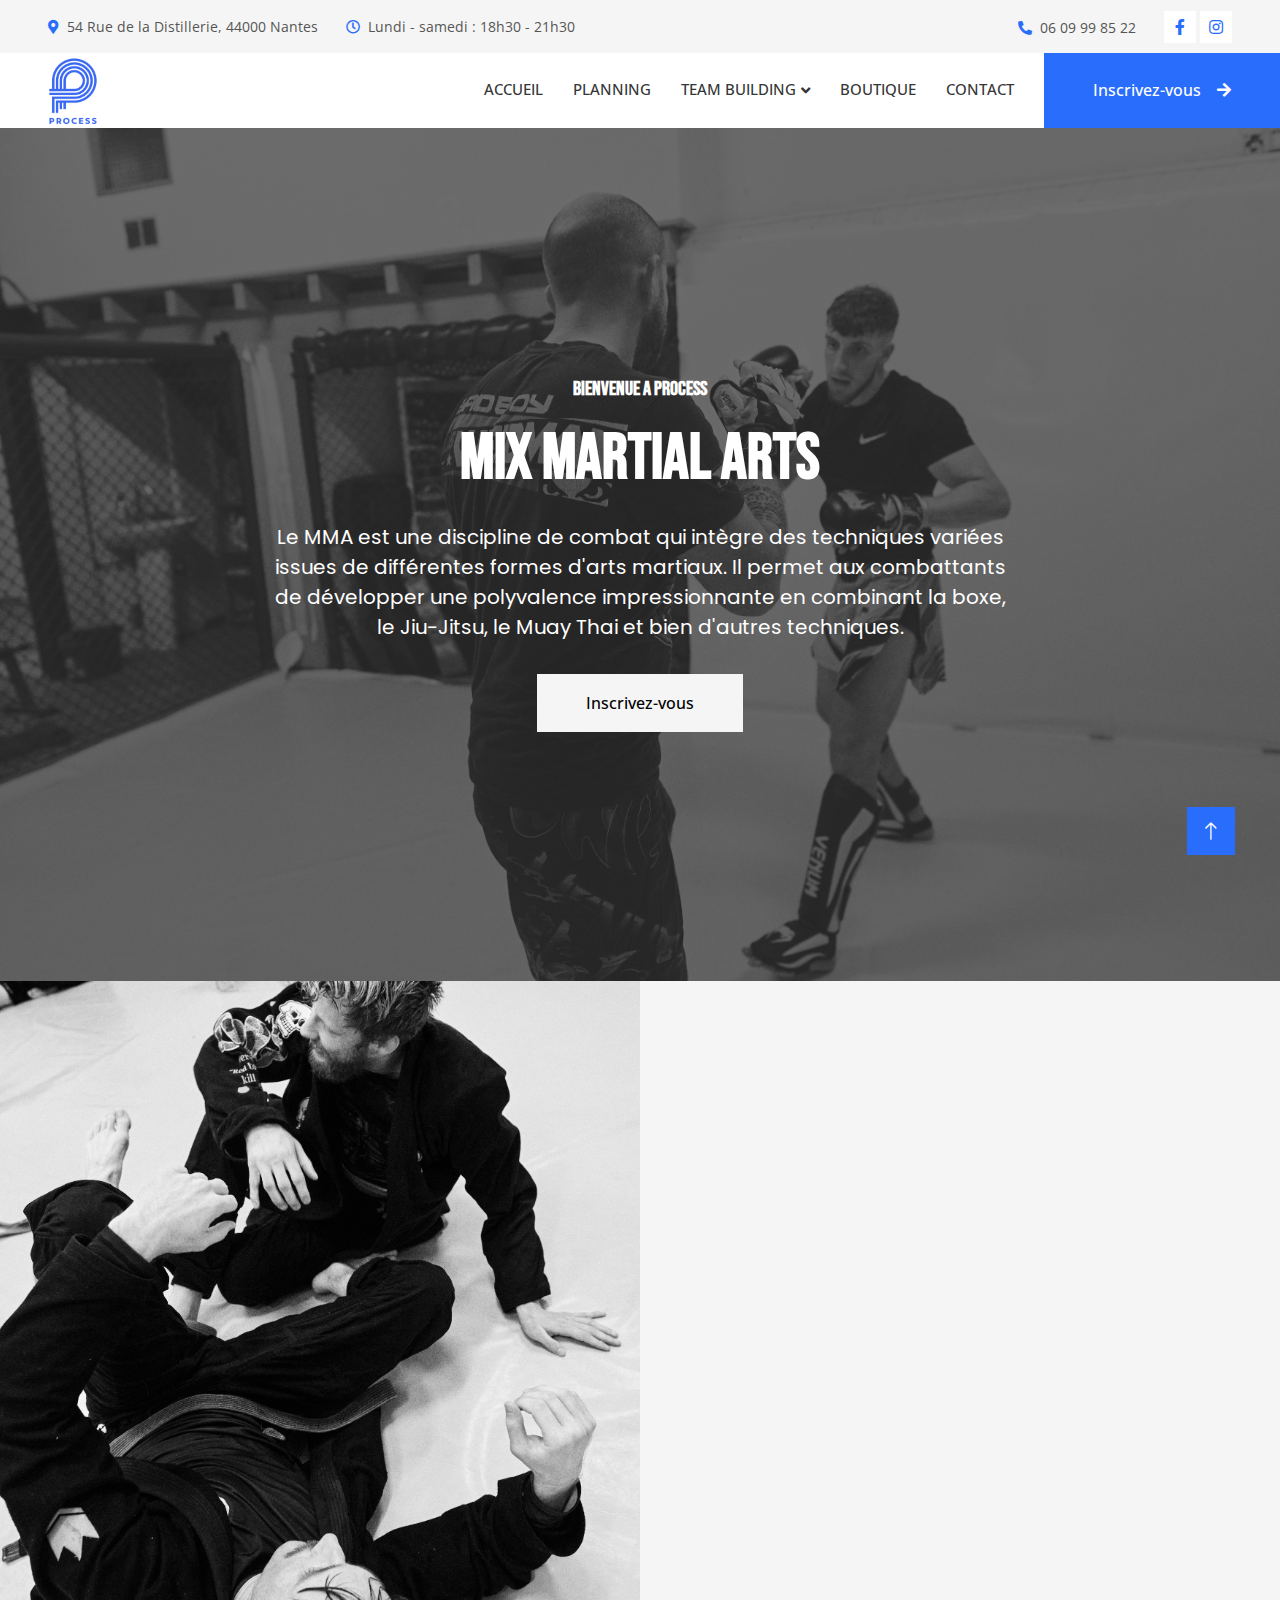
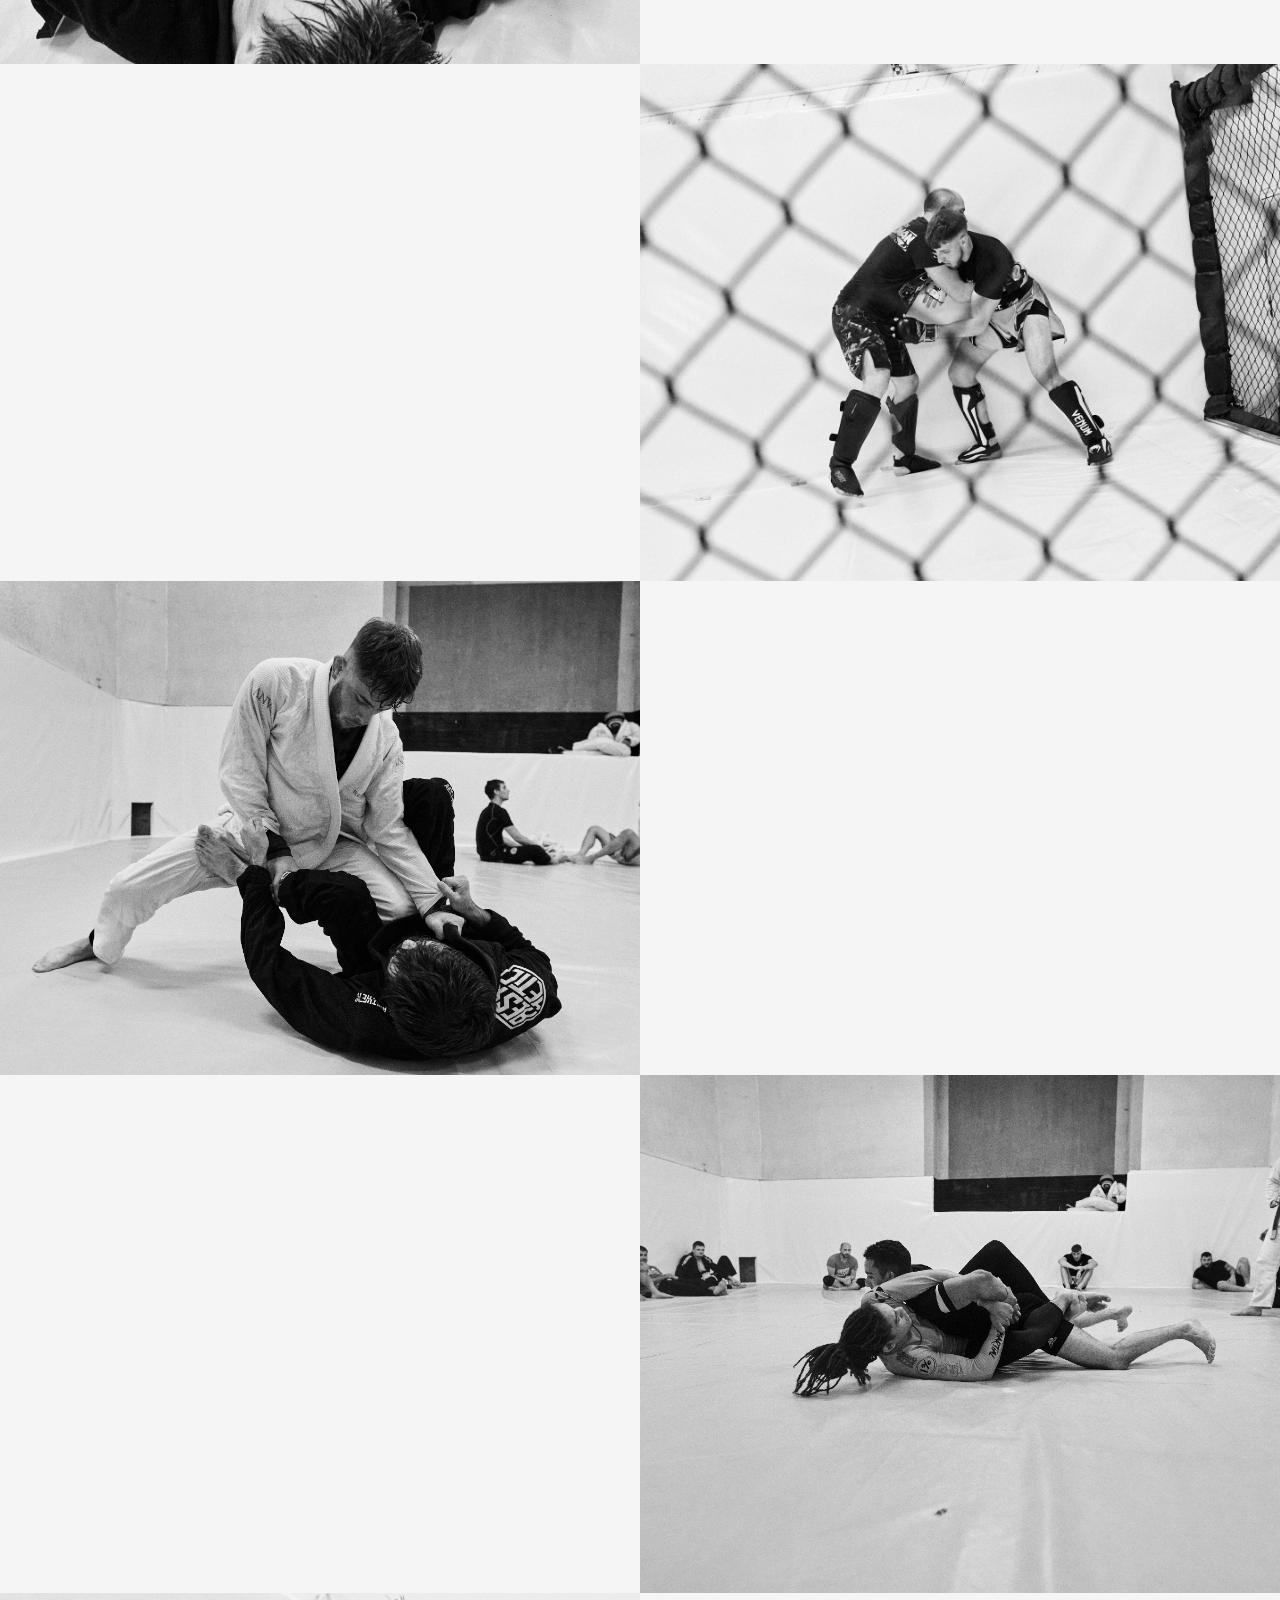
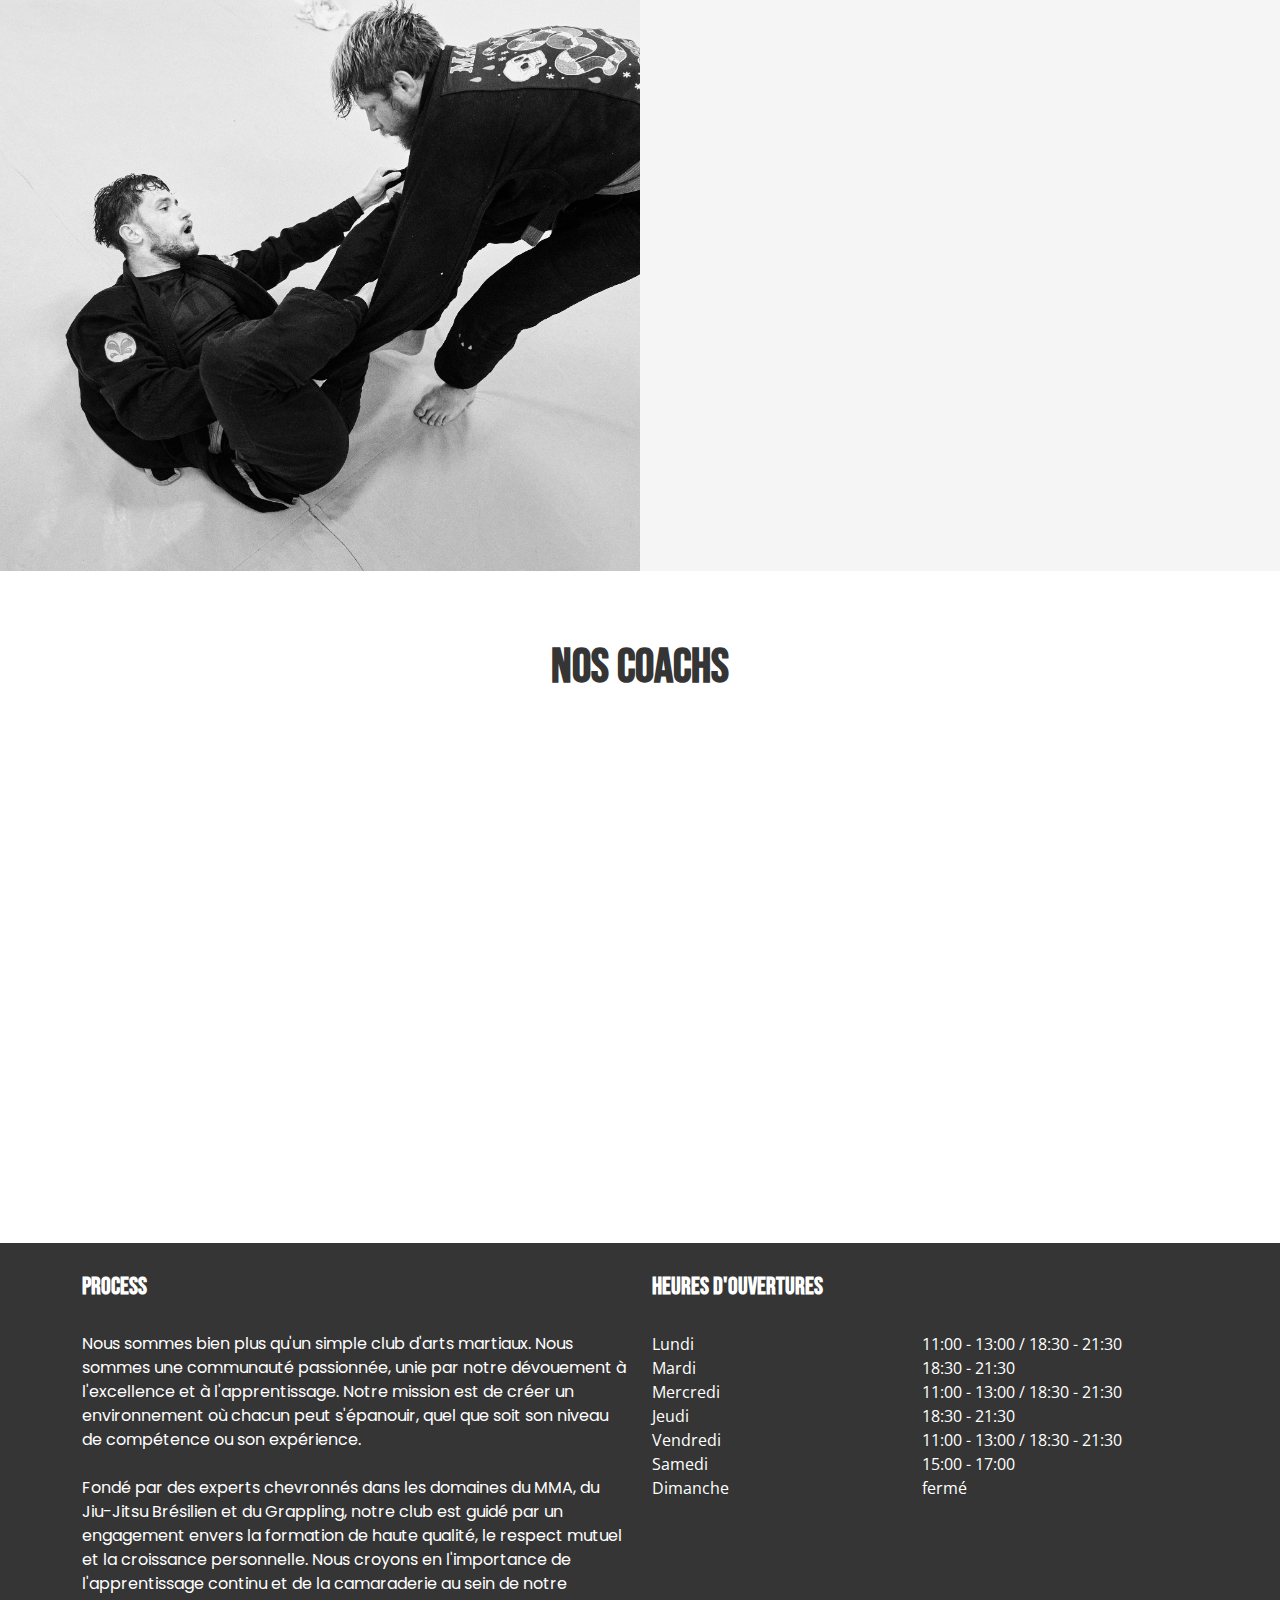
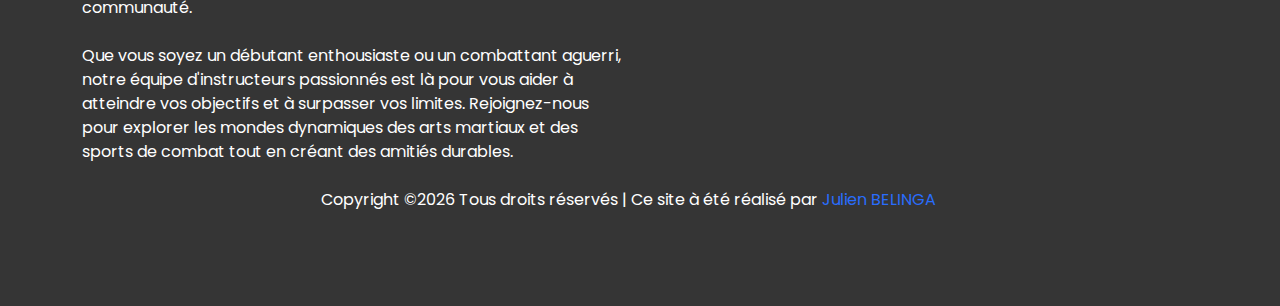
<file: index.html>
<!DOCTYPE html>
<html lang="en">

<head>
    <meta charset="utf-8">
    <title>Process</title>
    <meta content="width=device-width, initial-scale=1.0" name="viewport">
    <meta content="" name="keywords">
    <meta content="Bienvenue au Club de JJB, Grappling et MMA !
        Notre club est dédié aux passionnés d'arts martiaux et de sports de combat. Que vous soyez débutant ou expérimenté, notre équipe d'instructeurs qualifiés est là pour vous accompagner dans votre parcours.
        Le Jiu-Jitsu Brésilien (JJB) est une discipline qui met l'accent sur les techniques de soumission et de contrôle au sol. Le Grappling est une forme de combat sans frappe, où l'objectif est de soumettre l'adversaire par immobilisation ou étranglement. Enfin, le Mixed Martial Arts (MMA) combine différentes techniques de combat issues de divers arts martiaux.
        Nos cours sont ouverts à tous, hommes et femmes, de tous niveaux et de tous âges. Vous aurez l'opportunité d'apprendre les techniques fondamentales, d'améliorer votre condition physique et de développer votre confiance en vous. En plus de l'aspect sportif, notre club favorise un esprit d'entraide et de respect mutuel entre les membres." 
    name="description">

    <!-- Favicon -->
    <link href="img/logo.png" rel="icon">

    <!-- Google Web Fonts -->
    <link rel="preconnect" href="https://fonts.googleapis.com">
    <link rel="preconnect" href="https://fonts.gstatic.com" crossorigin>
    <link href="https://fonts.googleapis.com/css2?family=Open+Sans:wght@400;500&family=Roboto:wght@500;700;900&display=swap" rel="stylesheet"> 

    <!-- Icon Font Stylesheet -->
    <link href="https://cdnjs.cloudflare.com/ajax/libs/font-awesome/5.10.0/css/all.min.css" rel="stylesheet">
    <link href="https://cdn.jsdelivr.net/npm/bootstrap-icons@1.4.1/font/bootstrap-icons.css" rel="stylesheet">

    <!-- Libraries Stylesheet -->
    <link href="lib/animate/animate.min.css" rel="stylesheet">
    <link href="lib/owlcarousel/assets/owl.carousel.min.css" rel="stylesheet">
    <link href="lib/lightbox/css/lightbox.min.css" rel="stylesheet">

    <!-- Customized Bootstrap Stylesheet -->
    <link href="css/bootstrap.min.css" rel="stylesheet">

    <!-- Template Stylesheet -->
    <link href="css/style.css" rel="stylesheet">
</head>

<body>
    <!-- Spinner Start -->
    <div id="spinner" class="show bg-white position-fixed translate-middle w-100 vh-100 top-50 start-50 d-flex align-items-center justify-content-center">
        <div class="spinner-grow text-primary" style="width: 3rem; height: 3rem;" role="status">
            <span class="sr-only">Loading...</span>
        </div>
    </div>
    <!-- Spinner End -->


    <!-- Topbar Start -->
    <div class="container-fluid bg-light p-0">
        <div class="row gx-0 d-none d-lg-flex">
            <div class="col-lg-7 px-5 text-start">
                <div class="h-100 d-inline-flex align-items-center py-3 me-4">
                    <small class="fa fa-map-marker-alt text-primary me-2"></small>
                    <small>54 Rue de la Distillerie, 44000 Nantes</small>
                </div>
                <div class="h-100 d-inline-flex align-items-center py-3">
                    <small class="far fa-clock text-primary me-2"></small>
                    <small>Lundi - samedi : 18h30 - 21h30</small>
                </div>
            </div>
            <div class="col-lg-5 px-5 text-end">
                <div class="h-100 d-inline-flex align-items-center py-3 me-4">
                    <small class="fa fa-phone-alt text-primary me-2"></small>
                    <small>06 09 99 85 22</small>
                </div>
                <div class="h-100 d-inline-flex align-items-center">
                    <a class="btn btn-sm-square bg-white text-primary me-1" href="https://www.facebook.com/people/WAR-MAT-JIU-JITSU/100063479082780/" target="_blank"><i class="fab fa-facebook-f"></i></a>
                    <a target="_blank" href="https://www.instagram.com/processjj/" class="btn btn-sm-square bg-white text-primary me-0" target="_blank"><i class="fab fa-instagram"></i></a>
                </div>
            </div>
        </div>
    </div>
    <!-- Topbar End -->


    <!-- Navbar Start -->
    <nav class="navbar navbar-expand-lg bg-white navbar-light sticky-top p-0">
        <a href="index.html" class="navbar-brand d-flex align-items-center px-4 px-lg-5">
            <img alt="logo" src="img/logo1.png" width="50">
        </a>
        <button type="button" class="navbar-toggler me-4" data-bs-toggle="collapse" data-bs-target="#navbarCollapse">
            <span class="navbar-toggler-icon"></span>
        </button>
        <div class="collapse navbar-collapse" id="navbarCollapse">
            <ul class="navbar-nav ms-auto p-4 p-lg-0">
                <li class="nav-item">
                    <a href="index.html" class="nav-link">Accueil</a>
                </li>
                <li class="nav-item">
                    <a href="planning.html" class="nav-link">Planning</a>
                </li>
                <li class="nav-item dropdown"> <!-- Ajout de la classe "dropdown" -->
                    <a href="#" class="nav-link dropdown-toggle" id="teamDropdown" role="button" data-bs-toggle="dropdown" aria-haspopup="true" aria-expanded="false">Team building</a>
                    <div class="dropdown-menu" aria-labelledby="teamDropdown">
                        <a class="dropdown-item" href="team-about.html">à propos du Team Building</a>
                        <a class="dropdown-item" href="team-activities.html">les activités proposées</a>
                        <a class="dropdown-item" href="team-benefit.html">Les bénéfices du Team Building</a>
                    </div>
                </li>
                <li class="nav-item">
                    <a href="shop.html" class="nav-link">Boutique</a>
                </li>
                <li class="nav-item">
                    <a href="contact.html" class="nav-link">Contact</a>
                </li>
            </ul>
            <a href="https://www.helloasso.com/associations/process-jiujitsu/adhesions/process-inscription-1" class="btn btn-primary py-4 px-lg-5 d-none d-lg-block">Inscrivez-vous<i class="fa fa-arrow-right ms-3"></i></a>
        </div>
    </nav>
    <!-- Navbar End -->


    <!-- Carousel Start -->
    <div class="container-fluid p-0">
        <div class="owl-carousel header-carousel position-relative">
            <div class="owl-carousel-item position-relative">
                <img class="img-fluid" src="img/carousel-1.jpg" alt="">
                <div class="position-absolute top-0 start-0 w-100 h-100 d-flex align-items-center" style="background: rgba(53, 53, 53, .7);">
                    <div class="container">
                        <div class="row justify-content-center">
                            <div class="col-12 col-lg-8 text-center">
                                <h5 class="text-white text-uppercase mb-3 animated slideInDown">Bienvenue a Process</h5>
                                <h1 class="display-3 text-white animated slideInDown mb-4">Mix Martial Arts</h1>
                                <p class="fs-5 fw-medium text-white mb-4 pb-2">Le MMA est une discipline de combat qui intègre des techniques variées issues de différentes formes d'arts martiaux. Il permet aux combattants de développer une polyvalence impressionnante en combinant la boxe, le Jiu-Jitsu, le Muay Thai et bien d'autres techniques.</p>
                                <a href="https://www.helloasso.com/associations/process-jiujitsu/adhesions/process-inscription-1" class="btn btn-light py-md-3 px-md-5 animated">Inscrivez-vous</a>
                            </div>
                        </div>
                    </div>
                </div>
            </div>
            <div class="owl-carousel-item position-relative">
                <img class="img-fluid" src="img/carousel-2.jpg" alt="">
                <div class="position-absolute top-0 start-0 w-100 h-100 d-flex align-items-center" style="background: rgba(53, 53, 53, .7);">
                    <div class="container">
                        <div class="row justify-content-center">
                            <div class="col-12 col-lg-8 text-center">
                                <h5 class="text-white text-uppercase mb-3 animated slideInDown">Bienvenue a Process</h5>
                                <h1 class="display-3 text-white animated slideInDown mb-4">jiu-jitsu Brésilien</h1>
                                <p class="fs-5 fw-medium text-white mb-4 pb-2">Le Jiu-Jitsu Brésilien, originaire du Brésil, se concentre sur les techniques de soumission et de contrôle au sol. C'est une discipline qui demande une compréhension fine des mouvements et de la tactique.</p>
                                <a href="https://www.helloasso.com/associations/process-jiujitsu/adhesions/process-inscription-1" class="btn btn-light py-md-3 px-md-5 animated">Inscrivez-vous</a>
                            </div>
                        </div>
                    </div>
                </div>
            </div>
            <div class="owl-carousel-item position-relative">
                <img class="img-fluid" src="img/carousel-3.jpg" alt="">
                <div class="position-absolute top-0 start-0 w-100 h-100 d-flex align-items-center" style="background: rgba(53, 53, 53, .7);">
                    <div class="container">
                        <div class="row justify-content-center">
                            <div class="col-12 col-lg-8 text-center">
                                <h5 class="text-white text-uppercase mb-3 animated slideInDown">Bienvenue a Process</h5>
                                <h1 class="display-3 text-white animated slideInDown mb-4">Grappling</h1>
                                <p class="fs-5 fw-medium text-white mb-4 pb-2">Le Grappling est une forme de combat au sol sans frappe, où les participants cherchent à soumettre leur adversaire par immobilisation ou étranglement.</p>
                                <a href="https://www.helloasso.com/associations/process-jiujitsu/adhesions/process-inscription-1" class="btn btn-light py-md-3 px-md-5 animated">Inscrivez-vous</a>
                            </div>
                        </div>
                    </div>
                </div>
            </div>
        </div>
    </div>
    <!-- Carousel End -->

    <!-- About Start -->
    <div class="container-fluid bg-light overflow-hidden px-lg-0">
        <div class="container about px-lg-0">
            <div id="ctn-about" class="row g-0 mx-lg-0">
                <div id="img-about" class="col-lg-6 ps-lg-0" style="min-height: 450px;">
                    <div class="position-relative h-100">
                        <img class="position-absolute img-fluid w-100 h-100" src="img/about.jpg" style="object-fit: cover;" alt="">
                    </div>
                </div>
                <div class="col-lg-6 about-text py-5 wow fadeIn" data-wow-delay="0.5s">
                    <div class="p-lg-5 pe-lg-0">
                        <div class="section-title text-start">
                            <h1 class="display-5 mb-4">Qui sommes nous?</h1>
                        </div>
                        <p class="mb-4 pb-2">Nous sommes bien plus qu'un simple club d'arts martiaux. Nous sommes une communauté passionnée, unie par notre dévouement à l'excellence et à l'apprentissage. Notre mission est de créer un environnement où chacun peut s'épanouir, quel que soit son niveau de compétence ou son expérience.</p>
                        <div class="row g-4 mb-4 pb-2">
                            <div class="col-sm-6 wow fadeIn" data-wow-delay="0.1s">
                                <div class="d-flex align-items-center">
                                    <div class="d-flex flex-shrink-0 align-items-center justify-content-center bg-white" style="width: 60px; height: 60px;">
                                        <i class="fa fa-users fa-2x text-primary"></i>
                                    </div>
                                    <div class="ms-3">
                                        <h2 class="text-primary mb-1" data-toggle="counter-up">250</h2>
                                        <p class="fw-medium mb-0">Adhérents</p>
                                    </div>
                                </div>
                            </div>
                            <div class="col-sm-6 wow fadeIn" data-wow-delay="0.3s">
                                <div class="d-flex align-items-center">
                                    <div class="d-flex flex-shrink-0 align-items-center justify-content-center bg-white" style="width: 60px; height: 60px;">
                                        <i class="fa fa-check fa-2x text-primary"></i>
                                    </div>
                                    <div class="ms-3">
                                        <h2 class="text-primary mb-1" data-toggle="counter-up">32</h2>
                                        <p class="fw-medium mb-0">Champions Nationaux</p>
                                    </div>
                                </div>
                            </div>
                            <div class="col-sm-6 wow fadeIn" data-wow-delay="0.3s">
                                <div class="d-flex align-items-center">
                                    <div class="d-flex flex-shrink-0 align-items-center justify-content-center bg-white" style="width: 60px; height: 60px;">
                                        <i class="fa fa-medal fa-2x text-primary"></i>
                                    </div>
                                    <div class="ms-3">
                                        <h2 class="text-primary mb-1" data-toggle="counter-up">3</h2>
                                        <p class="fw-medium mb-0">Champions de France</p>
                                    </div>
                                </div>
                            </div>
                            <div class="col-sm-6 wow fadeIn" data-wow-delay="0.3s">
                                <div class="d-flex align-items-center">
                                    <div class="d-flex flex-shrink-0 align-items-center justify-content-center bg-white" style="width: 60px; height: 60px;">
                                        <i class="fa fa-globe fa-2x text-primary"></i>
                                    </div>
                                    <div class="ms-3">
                                        <h2 class="text-primary mb-1" data-toggle="counter-up">14</h2>
                                        <p class="fw-medium mb-0">Champions Internationaux</p>
                                    </div>
                                </div>
                            </div>
                        </div>
                    </div>
                </div>
            </div>
        </div>
    </div>
    <!-- About End -->


    <!-- MMA Start -->
    <div class="container-fluid bg-light overflow-hidden px-lg-0">
        <div class="container feature px-lg-0">
            <div id="ctn-mma" class="row g-0 mx-lg-0">
                <div class="col-lg-6 feature-text py-5 wow fadeIn" data-wow-delay="0.5s">
                    <div class="p-lg-5 ps-lg-0">
                        <div class="section-title text-start">
                            <h1 class="display-5 mb-4">Mix Martial Arts</h1>
                        </div>
                        <p class="mb-4 pb-2">Le MMA, ou Mixed Martial Arts, est une discipline de combat qui intègre des techniques variées issues de différentes formes d'arts martiaux. Il permet aux combattants de développer une polyvalence impressionnante en combinant la boxe, le Jiu-Jitsu, le Muay Thai et bien d'autres techniques. Notre club offre un environnement stimulant pour ceux qui veulent maîtriser l'ensemble de ces compétences et se lancer dans ce défi captivant.</p>
                    </div>
                </div>
                <div class="col-lg-6 pe-lg-0" style="min-height: 450px;">
                    <div class="position-relative h-100">
                        <img class="position-absolute img-fluid w-100 h-100" src="img/feature.jpg" style="object-fit: cover;" alt="">
                    </div>
                </div>
            </div>
        </div>
    </div>
    <!-- MMA End -->

    <!-- JJB Start -->
    <div class="container-fluid bg-light overflow-hidden px-lg-0">
        <div class="container about px-lg-0">
            <div id="ctn-jjb" class="row g-0 mx-lg-0">
                <div id="img-jjb" class="col-lg-6 ps-lg-0" style="min-height: 450px;">
                    <div class="position-relative h-100">
                        <img class="position-absolute img-fluid w-100 h-100" src="img/jjb.jpg" style="object-fit: cover;" alt="">
                    </div>
                </div>
                <div class="col-lg-6 about-text py-5 wow fadeIn" data-wow-delay="0.5s">
                    <div class="p-lg-5 pe-lg-0">
                        <div class="section-title text-start">
                            <h1 class="display-5 mb-4">jiu-jitsu Brésilien</h1>
                        </div>
                        <p class="mb-4 pb-2">Le Jiu-Jitsu Brésilien, originaire du Brésil, se concentre sur les techniques de soumission et de contrôle au sol. C'est une discipline qui demande une compréhension fine des mouvements et de la tactique. Nos instructeurs expérimentés guident les étudiants à travers les subtilités du JJB, en les aidant à développer leur agilité mentale et physique tout en favorisant le respect mutuel sur le tapis.</p>
                    </div>
                </div>
            </div>
        </div>
    </div>
    <!-- JJB End -->

    <!-- Grappling Start -->
    <div class="container-fluid bg-light overflow-hidden px-lg-0">
        <div class="container feature px-lg-0">
            <div id="ctn-grappling" class="row g-0 mx-lg-0">
                <div class="col-lg-6 feature-text py-5 wow fadeIn" data-wow-delay="0.5s">
                    <div class="p-lg-5 ps-lg-0">
                        <div class="section-title text-start">
                            <h1 class="display-5 mb-4">Grappling</h1>
                        </div>
                        <p class="mb-4 pb-2">Le Grappling est une forme de combat au sol sans frappe, où les participants cherchent à soumettre leur adversaire par immobilisation ou étranglement. Cette discipline met l'accent sur la maîtrise des positions et des mouvements fluides. Nos cours de Grappling offrent une occasion d'affiner vos compétences de combat rapproché, d'améliorer votre coordination et de gagner en confiance dans des situations de confrontation.</p>
                    </div>
                </div>
                <div class="col-lg-6 pe-lg-0" style="min-height: 450px;">
                    <div class="position-relative h-100">
                        <img class="position-absolute img-fluid w-100 h-100" src="img/carousel-3.jpg" style="object-fit: cover;" alt="">
                    </div>
                </div>
            </div>
        </div>
    </div>
    <!-- Grappling End -->

    <!-- Quote Start -->
    <div class="container-fluid bg-light overflow-hidden px-lg-0">
        <div class="container quote px-lg-0">
            <div id="ctn-quote" class="row g-0 mx-lg-0">
                <div id="img-quote" class="col-lg-6 ps-lg-0" style="min-height: 450px;">
                    <div class="position-relative h-100">
                        <img class="position-absolute img-fluid w-100 h-100" src="img/quote.jpg" style="object-fit: cover;" alt="">
                    </div>
                </div>
                <div class="col-lg-6 quote-text py-5 wow fadeIn" data-wow-delay="0.5s">
                    <div class="p-lg-5 pe-lg-0">
                        <div class="section-title text-start">
                            <h1 class="display-5 mb-4">Contactez-nous</h1>
                        </div>
                        <p class="mb-4 pb-2">Notre équipe se tiens à votre disposition afin de répondre à vos intérrogations</p>
                        <form action="https://formsubmit.co/warmatjjb@gmail.com" method="POST">
                            <div class="row g-3">
                                <div class="col-12 col-sm-6">
                                    <input type="text" class="form-control border-0" placeholder="Nom" style="height: 55px;" name="Nom">
                                </div>
                                <div class="col-12 col-sm-6">
                                    <input type="email" class="form-control border-0" placeholder="Email" style="height: 55px;" name="Email">
                                </div>
                                <div class="col-12">
                                    <textarea class="form-control border-0" placeholder="Message" name="Message"></textarea>
                                </div>
                                <div class="col-12">
                                    <button class="btn btn-primary w-100 py-3" type="submit">Envoyer</button>
                                </div>
                            </div>
                        </form>
                    </div>
                </div>
            </div>
        </div>
    </div>
    <!-- Quote End -->


    <!-- Team Start -->
    <div class="container-xxl py-5">
        <div class="container">
            <div class="section-title text-center">
                <h1 class="display-5 mb-5">Nos Coachs</h1>
            </div>
            <div class="row g-4 d-flex justify-content-center">
                <div class="col-lg-3 col-md-6 wow fadeInUp team-member-container" data-wow-delay="0.1s">
                    <div class="team-item">
                        <div class="overflow-hidden position-relative">
                            <img class="img-team" src="img/team-1.jpg" alt="">
                            <div class="team-social">
                                <a class="btn btn-square" target="_blank" href="https://www.instagram.com/julienlevezier/"><i class="fab fa-instagram"></i></a>
                            </div>
                        </div>
                        <div class="text-center border border-5 border-light border-top-0 p-4">
                            <h5 class="mb-0">Julien Levezier</h5>
                            <small>Coach MMA/Préparateur physique</small>
                        </div>
                    </div>
                </div>
                
                <div class="col-lg-3 col-md-6 wow fadeInUp team-member-container" data-wow-delay="0.5s">
                    <div class="team-item">
                        <div class="overflow-hidden position-relative">
                            <img class="img-team" src="img/team-3.jpg" alt="">
                            <div class="team-social">
                                <a class="btn btn-square" target="_blank" href="https://www.instagram.com/lucaslvzr/"><i class="fab fa-instagram"></i></a>
                            </div>
                        </div>
                        <div class="text-center border border-5 border-light border-top-0 p-4">
                            <h5 class="mb-0">Lucas Levezier</h5>
                            <small>Coach JJB/Grappling</small>
                        </div>
                    </div>
                </div>
            </div>
        </div>
    </div>
    
    <!-- Team End -->


    <!-- Footer Start -->
    <footer class="ftco-footer ftco-bg-dark ftco-section">
        <div class="container">
          <div class="row mb-5">
            <div class="col-md-6 col-lg-6">
              <div class="ftco-footer-widget mb-4">
                <h2 class="ftco-heading-2">Process</h2>
                <p>Nous sommes bien plus qu'un simple club d'arts martiaux. Nous sommes une communauté passionnée, unie par notre dévouement à l'excellence et à l'apprentissage. Notre mission est de créer un environnement où chacun peut s'épanouir, quel que soit son niveau de compétence ou son expérience.</br></br>
                    Fondé par des experts chevronnés dans les domaines du MMA, du Jiu-Jitsu Brésilien et du Grappling, notre club est guidé par un engagement envers la formation de haute qualité, le respect mutuel et la croissance personnelle. Nous croyons en l'importance de l'apprentissage continu et de la camaraderie au sein de notre communauté.</br></br>
                    Que vous soyez un débutant enthousiaste ou un combattant aguerri, notre équipe d'instructeurs passionnés est là pour vous aider à atteindre vos objectifs et à surpasser vos limites. Rejoignez-nous pour explorer les mondes dynamiques des arts martiaux et des sports de combat tout en créant des amitiés durables.</p>
                <ul class="ftco-footer-social list-unstyled float-md-left float-lft mt-3">
                  <li class="ftco-animate"><a target="_blank" href="https://www.facebook.com/auxplaisirsdemodes/"><span class="icon-facebook"></span></a></li>
                  <li class="ftco-animate"><a target="_blank" target="_blank" href="https://www.instagram.com/processjj/"><span class="icon-instagram"></span></a></li>
                </ul>
              </div>
            </div>
            <div class="col-md-6 col-lg-6">
              <div class="ftco-footer-widget mb-4">
                <h2 class="ftco-heading-2">Heures d'ouvertures</h2>
                <ul class="list-unstyled open-hours">
                  <li class="d-flex"><span style="width: 270px">Lundi</span><span>11:00 - 13:00 / 18:30 - 21:30</span></li>
                  <li class="d-flex"><span style="width: 270px">Mardi</span><span>18:30 - 21:30</span></li>
                  <li class="d-flex"><span style="width: 270px">Mercredi</span><span>11:00 - 13:00 / 18:30 - 21:30</span></li>
                  <li class="d-flex"><span style="width: 270px">Jeudi</span><span>18:30 - 21:30</span></li>
                  <li class="d-flex"><span style="width: 270px">Vendredi</span><span>11:00 - 13:00 / 18:30 - 21:30</span></li>
                  <li class="d-flex"><span style="width: 270px">Samedi</span><span>15:00 - 17:00</span></li>
                  <li class="d-flex"><span style="width: 270px">Dimanche</span><span>fermé</span></li>
                </ul>
              </div>
            </div>
          <div class="row">
            <div class="col-md-12 text-center">
              <p>
                Copyright &copy;<script>document.write(new Date().getFullYear());</script> Tous droits réservés | Ce site à été réalisé par <a href="https://julien-belinga.fr" target="_blank">Julien BELINGA</a>
                </p>
            </div>
          </div>
        </div>
      </footer>
    <!-- Footer End -->


    <!-- Back to Top -->
    <a href="#" class="btn btn-lg btn-primary btn-lg-square rounded-0 back-to-top"><i class="bi bi-arrow-up"></i></a>


    <!-- JavaScript Libraries -->
    <script src="https://code.jquery.com/jquery-3.4.1.min.js"></script>
    <script src="https://cdn.jsdelivr.net/npm/bootstrap@5.0.0/dist/js/bootstrap.bundle.min.js"></script>
    <script src="lib/wow/wow.min.js"></script>
    <script src="lib/easing/easing.min.js"></script>
    <script src="lib/waypoints/waypoints.min.js"></script>
    <script src="lib/counterup/counterup.min.js"></script>
    <script src="lib/owlcarousel/owl.carousel.min.js"></script>
    <script src="lib/isotope/isotope.pkgd.min.js"></script>
    <script src="lib/lightbox/js/lightbox.min.js"></script>

    <!-- Template Javascript -->
    <script src="js/main.js"></script>
</body>

</html>
</file>
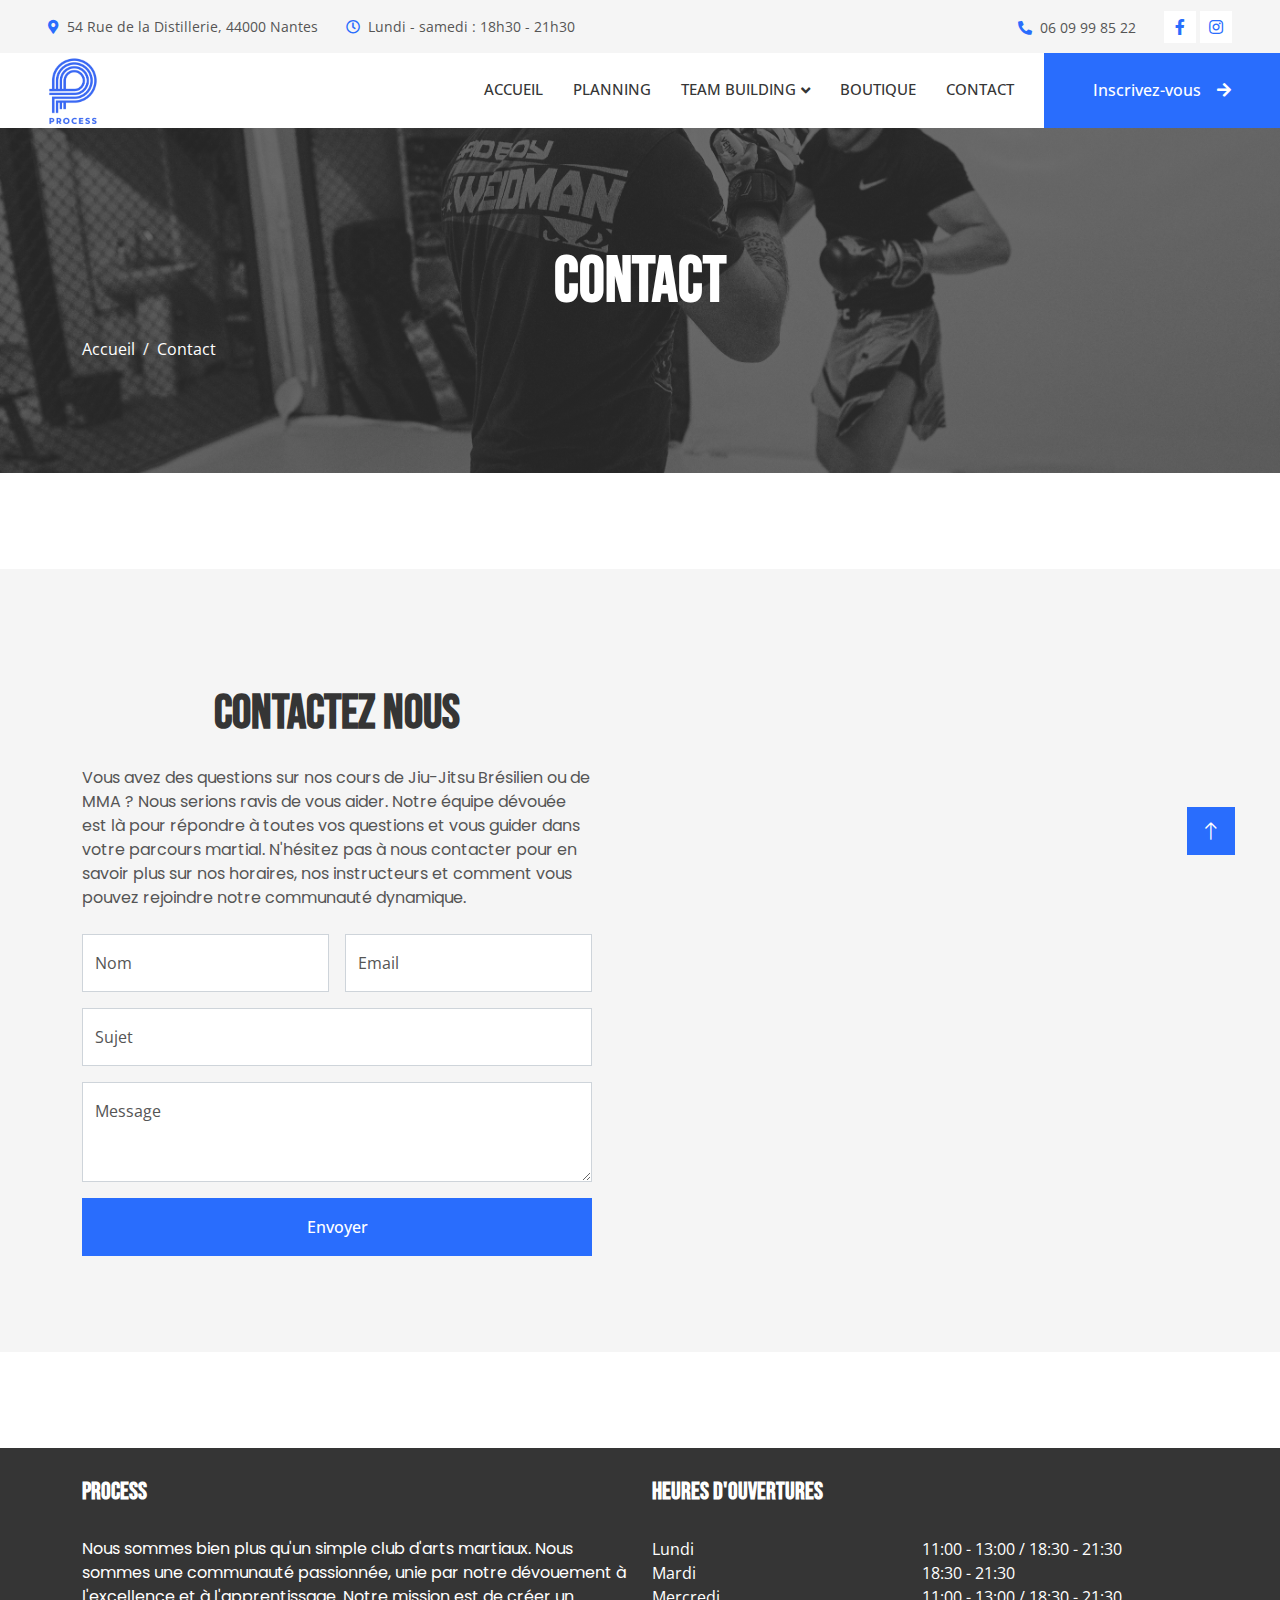
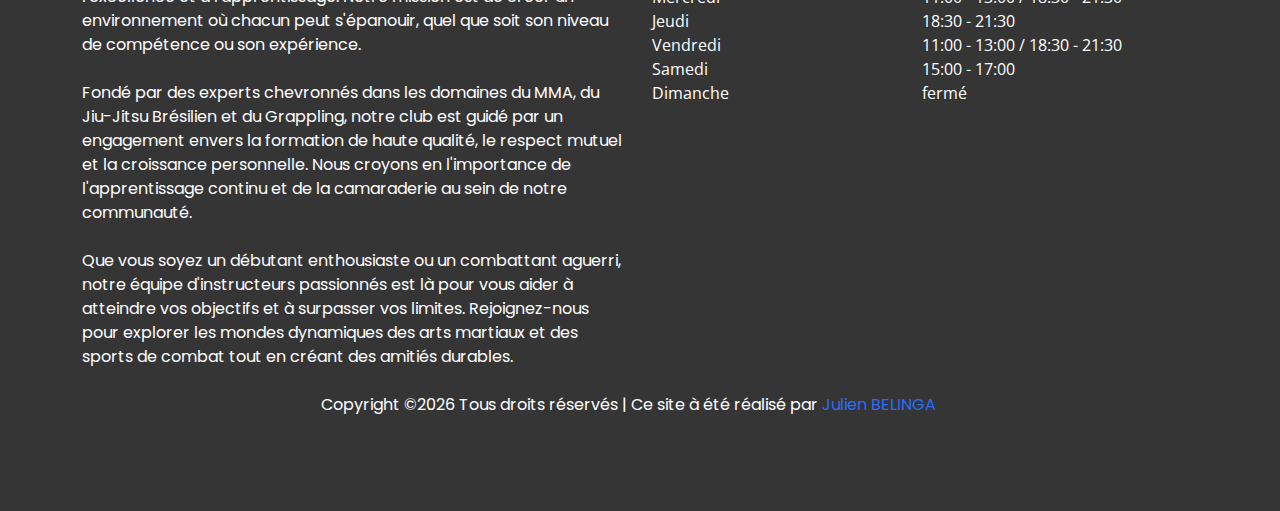
<file: contact.html>
<!DOCTYPE html>
<html lang="en">

<head>
    <meta charset="utf-8">
    <title>Process</title>
    <meta content="width=device-width, initial-scale=1.0" name="viewport">
    <meta content="" name="keywords">
    <meta content="" name="description">

    <!-- Favicon -->
    <link href="img/logo.png" rel="icon">


    <!-- Google Web Fonts -->
    <link rel="preconnect" href="https://fonts.googleapis.com">
    <link rel="preconnect" href="https://fonts.gstatic.com" crossorigin>
    <link href="https://fonts.googleapis.com/css2?family=Open+Sans:wght@400;500&family=Roboto:wght@500;700;900&display=swap" rel="stylesheet"> 

    <!-- Icon Font Stylesheet -->
    <link href="https://cdnjs.cloudflare.com/ajax/libs/font-awesome/5.10.0/css/all.min.css" rel="stylesheet">
    <link href="https://cdn.jsdelivr.net/npm/bootstrap-icons@1.4.1/font/bootstrap-icons.css" rel="stylesheet">

    <!-- Libraries Stylesheet -->
    <link href="lib/animate/animate.min.css" rel="stylesheet">
    <link href="lib/owlcarousel/assets/owl.carousel.min.css" rel="stylesheet">
    <link href="lib/lightbox/css/lightbox.min.css" rel="stylesheet">

    <!-- Customized Bootstrap Stylesheet -->
    <link href="css/bootstrap.min.css" rel="stylesheet">

    <!-- Template Stylesheet -->
    <link href="css/style.css" rel="stylesheet">
</head>

<body>
    <!-- Spinner Start -->
    <div id="spinner" class="show bg-white position-fixed translate-middle w-100 vh-100 top-50 start-50 d-flex align-items-center justify-content-center">
        <div class="spinner-grow text-primary" style="width: 3rem; height: 3rem;" role="status">
            <span class="sr-only">Loading...</span>
        </div>
    </div>
    <!-- Spinner End -->


        <!-- Topbar Start -->
        <div class="container-fluid bg-light p-0">
            <div class="row gx-0 d-none d-lg-flex">
                <div class="col-lg-7 px-5 text-start">
                    <div class="h-100 d-inline-flex align-items-center py-3 me-4">
                        <small class="fa fa-map-marker-alt text-primary me-2"></small>
                        <small>54 Rue de la Distillerie, 44000 Nantes</small>
                    </div>
                    <div class="h-100 d-inline-flex align-items-center py-3">
                        <small class="far fa-clock text-primary me-2"></small>
                        <small>Lundi - samedi : 18h30 - 21h30</small>
                    </div>
                </div>
                <div class="col-lg-5 px-5 text-end">
                    <div class="h-100 d-inline-flex align-items-center py-3 me-4">
                        <small class="fa fa-phone-alt text-primary me-2"></small>
                        <small>06 09 99 85 22</small>
                    </div>
                    <div class="h-100 d-inline-flex align-items-center">
                        <a class="btn btn-sm-square bg-white text-primary me-1" href="https://www.facebook.com/people/WAR-MAT-JIU-JITSU/100063479082780/" target="_blank"><i class="fab fa-facebook-f"></i></a>
                        <a href="https://www.instagram.com/processjj/" class="btn btn-sm-square bg-white text-primary me-0" target="_blank"><i class="fab fa-instagram"></i></a>
                    </div>
                </div>
            </div>
        </div>
        <!-- Topbar End -->


    <!-- Navbar Start -->
    <nav class="navbar navbar-expand-lg bg-white navbar-light sticky-top p-0">
        <a href="index.html" class="navbar-brand d-flex align-items-center px-4 px-lg-5">
            <img alt="logo" src="img/logo1.png" width="50">
        </a>
        <button type="button" class="navbar-toggler me-4" data-bs-toggle="collapse" data-bs-target="#navbarCollapse">
            <span class="navbar-toggler-icon"></span>
        </button>
        <div class="collapse navbar-collapse" id="navbarCollapse">
            <ul class="navbar-nav ms-auto p-4 p-lg-0">
                <li class="nav-item">
                    <a href="index.html" class="nav-link">Accueil</a>
                </li>
                <li class="nav-item">
                    <a href="planning.html" class="nav-link">Planning</a>
                </li>
                <li class="nav-item dropdown"> <!-- Ajout de la classe "dropdown" -->
                    <a href="#" class="nav-link dropdown-toggle" id="teamDropdown" role="button" data-bs-toggle="dropdown" aria-haspopup="true" aria-expanded="false">Team building</a>
                    <div class="dropdown-menu" aria-labelledby="teamDropdown">
                        <a class="dropdown-item" href="team-about.html">à propos du Team Building</a>
                        <a class="dropdown-item" href="team-activities.html">les activités proposées</a>
                        <a class="dropdown-item" href="team-benefit.html">Les bénéfices du Team Building</a>
                    </div>
                </li>
                <li class="nav-item">
                    <a href="shop.html" class="nav-link">Boutique</a>
                </li>
                <li class="nav-item">
                    <a href="contact.html" class="nav-link">Contact</a>
                </li>
            </ul>
            <a href="https://www.helloasso.com/associations/process-jiujitsu/adhesions/process-inscription-1" class="btn btn-primary py-4 px-lg-5 d-none d-lg-block">Inscrivez-vous<i class="fa fa-arrow-right ms-3"></i></a>
        </div>
    </nav>
    <!-- Navbar End -->


    <!-- Page Header Start -->
    <div class="container-fluid page-header py-5 mb-5">
        <div class="container py-5">
            <h1 class="display-3 text-white mb-3 animated slideInDown">Contact</h1>
            <nav aria-label="breadcrumb animated slideInDown">
                <ol class="breadcrumb">
                    <li class="breadcrumb-item"><a class="text-white" href="#">Accueil</a></li>
                    <li class="breadcrumb-item text-white active" aria-current="page">Contact</li>
                </ol>
            </nav>
        </div>
    </div>
    <!-- Page Header End -->


    <!-- Contact Start -->
    <div class="container-fluid bg-light overflow-hidden px-lg-0" style="margin: 6rem 0;">
        <div class="container contact px-lg-0">
            <div class="row g-0 mx-lg-0">
                <div class="col-lg-6 contact-text py-5 wow fadeIn" data-wow-delay="0.5s">
                    <div class="p-lg-5 ps-lg-0">
                        <div class="section-title text-start">
                            <h1 class="display-5 mb-4">Contactez nous</h1>
                        </div>
                        <p class="mb-4">Vous avez des questions sur nos cours de Jiu-Jitsu Brésilien ou de MMA ? Nous serions ravis de vous aider. Notre équipe dévouée est là pour répondre à toutes vos questions et vous guider dans votre parcours martial. N'hésitez pas à nous contacter pour en savoir plus sur nos horaires, nos instructeurs et comment vous pouvez rejoindre notre communauté dynamique.</p>
                        <form action="https://formsubmit.co/warmatjjb@gmail.com" method="POST">
                            <div class="row g-3">
                                <div class="col-md-6">
                                    <div class="form-floating">
                                        <input type="text" class="form-control" id="name" placeholder="Nom" name="Nom">
                                        <label for="name">Nom</label>
                                    </div>
                                </div>
                                <div class="col-md-6">
                                    <div class="form-floating">
                                        <input type="email" class="form-control" id="email" placeholder="Email" name="Email">
                                        <label for="email">Email</label>
                                    </div>
                                </div>
                                <div class="col-12">
                                    <div class="form-floating">
                                        <input type="text" class="form-control" id="subject" placeholder="Sujet" name="Sujet">
                                        <label for="subject">Sujet</label>
                                    </div>
                                </div>
                                <div class="col-12">
                                    <div class="form-floating">
                                        <textarea class="form-control" placeholder="laissez nous votre message" id="message" style="height: 100px" name="Message"></textarea>
                                        <label for="message">Message</label>
                                    </div>
                                </div>
                                <div class="col-12">
                                    <button class="btn btn-primary w-100 py-3" type="submit">Envoyer</button>
                                </div>
                            </div>
                        </form>
                    </div>
                </div>
                <div class="col-lg-6 pe-lg-0" style="min-height: 400px;">
                    <div class="position-relative h-100">
                        <iframe class="position-absolute w-100 h-100" style="object-fit: cover;"
                            src="https://www.google.com/maps/embed?pb=!1m18!1m12!1m3!1d0.0!2d-1.5674165!3d47.2270593!2m3!1f0!2f0!3f0!3m2!1i1024!2i768!4f13.1!3m3!1m2!1s0x4805e3d99a16b75f%3A0x4bcb7612c4304f4a!2s47.2250526,-1.5568135!5e0!3m2!1sen!2sbd!4v1603794290143!5m2!1sen!2sbd"
                            frameborder="0" allowfullscreen="" aria-hidden="false" tabindex="0"></iframe>
                    </div>
                </div>
                
            </div>
        </div>
    </div>
    <!-- Contact End -->


    <!-- Footer Start -->
    <footer class="ftco-footer ftco-bg-dark ftco-section">
        <div class="container">
          <div class="row mb-5">
            <div class="col-md-6 col-lg-6">
              <div class="ftco-footer-widget mb-4">
                <h2 class="ftco-heading-2">Process</h2>
                <p>Nous sommes bien plus qu'un simple club d'arts martiaux. Nous sommes une communauté passionnée, unie par notre dévouement à l'excellence et à l'apprentissage. Notre mission est de créer un environnement où chacun peut s'épanouir, quel que soit son niveau de compétence ou son expérience.</br></br>
                    Fondé par des experts chevronnés dans les domaines du MMA, du Jiu-Jitsu Brésilien et du Grappling, notre club est guidé par un engagement envers la formation de haute qualité, le respect mutuel et la croissance personnelle. Nous croyons en l'importance de l'apprentissage continu et de la camaraderie au sein de notre communauté.</br></br>
                    Que vous soyez un débutant enthousiaste ou un combattant aguerri, notre équipe d'instructeurs passionnés est là pour vous aider à atteindre vos objectifs et à surpasser vos limites. Rejoignez-nous pour explorer les mondes dynamiques des arts martiaux et des sports de combat tout en créant des amitiés durables.</p>
                <ul class="ftco-footer-social list-unstyled float-md-left float-lft mt-3">
                  <li class="ftco-animate"><a target="_blank" href="https://www.facebook.com/auxplaisirsdemodes/"><span class="icon-facebook"></span></a></li>
                  <li class="ftco-animate"><a target="_blank" href="https://www.instagram.com/processjj/"><span class="icon-instagram"></span></a></li>
                </ul>
              </div>
            </div>
            <div class="col-md-6 col-lg-6">
              <div class="ftco-footer-widget mb-4">
                <h2 class="ftco-heading-2">Heures d'ouvertures</h2>
                <ul class="list-unstyled open-hours">
                  <li class="d-flex"><span style="width: 270px">Lundi</span><span>11:00 - 13:00 / 18:30 - 21:30</span></li>
                  <li class="d-flex"><span style="width: 270px">Mardi</span><span>18:30 - 21:30</span></li>
                  <li class="d-flex"><span style="width: 270px">Mercredi</span><span>11:00 - 13:00 / 18:30 - 21:30</span></li>
                  <li class="d-flex"><span style="width: 270px">Jeudi</span><span>18:30 - 21:30</span></li>
                  <li class="d-flex"><span style="width: 270px">Vendredi</span><span>11:00 - 13:00 / 18:30 - 21:30</span></li>
                  <li class="d-flex"><span style="width: 270px">Samedi</span><span>15:00 - 17:00</span></li>
                  <li class="d-flex"><span style="width: 270px">Dimanche</span><span>fermé</span></li>
                </ul>
              </div>
            </div>
          <div class="row">
            <div class="col-md-12 text-center">
              <p>
                Copyright &copy;<script>document.write(new Date().getFullYear());</script> Tous droits réservés | Ce site à été réalisé par <a href="https://julien-belinga.fr" target="_blank">Julien BELINGA</a>
                </p>
            </div>
          </div>
        </div>
      </footer>
    <!-- Footer End -->


    <!-- Back to Top -->
    <a href="#" class="btn btn-lg btn-primary btn-lg-square rounded-0 back-to-top"><i class="bi bi-arrow-up"></i></a>


    <!-- JavaScript Libraries -->
    <script src="https://code.jquery.com/jquery-3.4.1.min.js"></script>
    <script src="https://cdn.jsdelivr.net/npm/bootstrap@5.0.0/dist/js/bootstrap.bundle.min.js"></script>
    <script src="lib/wow/wow.min.js"></script>
    <script src="lib/easing/easing.min.js"></script>
    <script src="lib/waypoints/waypoints.min.js"></script>
    <script src="lib/counterup/counterup.min.js"></script>
    <script src="lib/owlcarousel/owl.carousel.min.js"></script>

    <!-- Template Javascript -->
    <script src="js/main.js"></script>
</body>

</html>
</file>
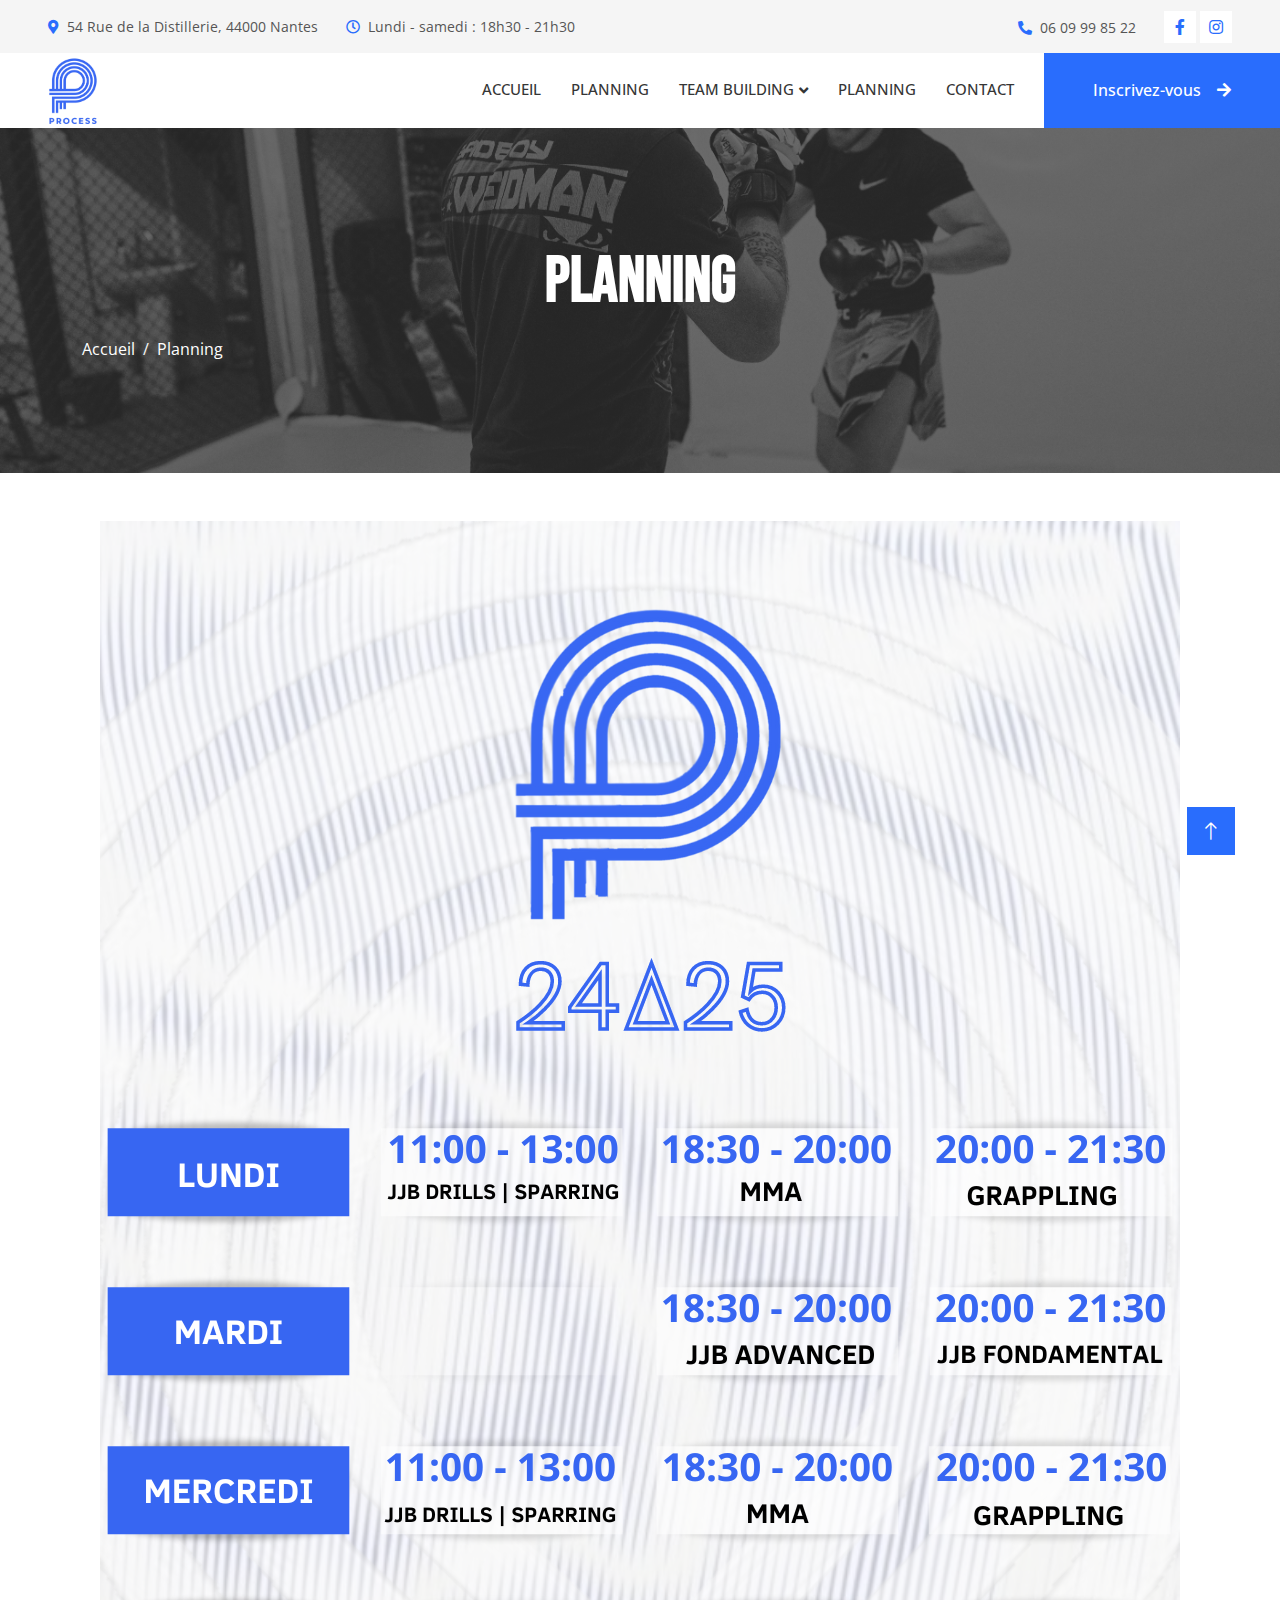
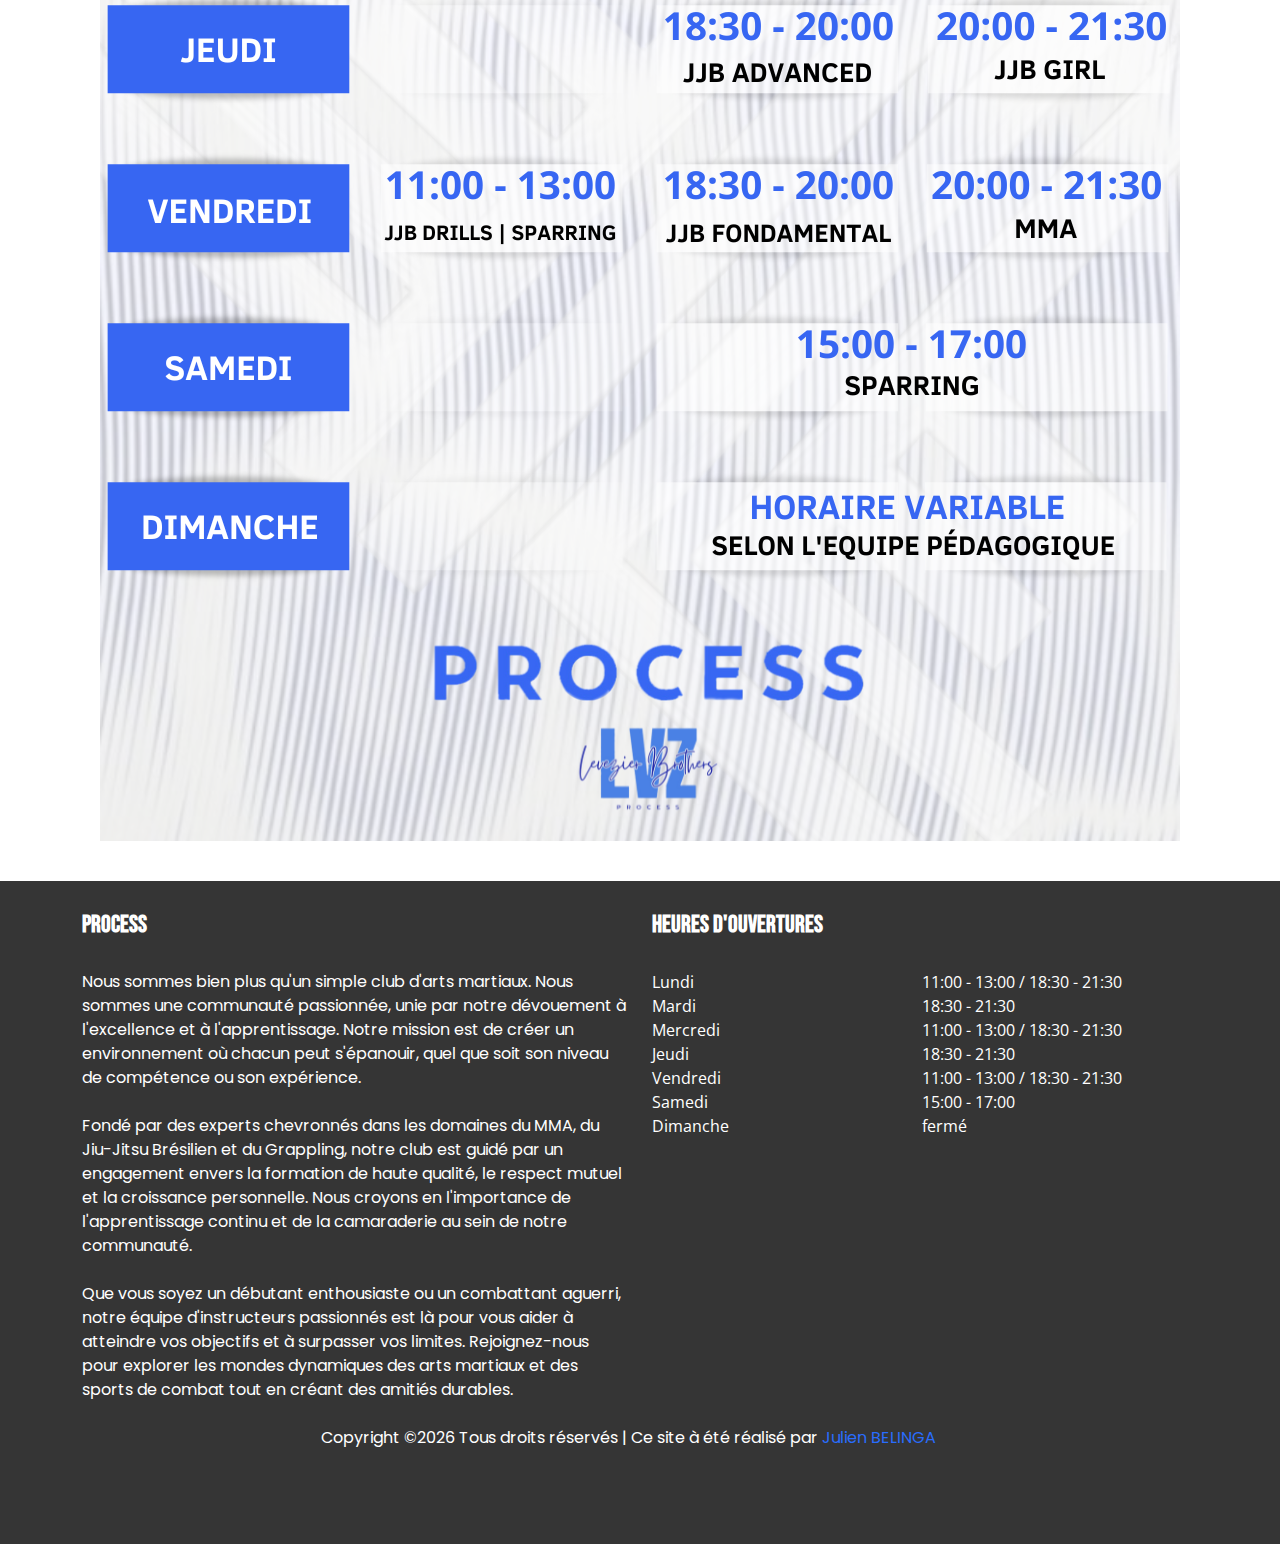
<file: planning.html>
<!DOCTYPE html>
<html lang="en">

<head>
    <meta charset="utf-8">
    <title>Process</title>
    <meta content="width=device-width, initial-scale=1.0" name="viewport">
    <meta content="" name="keywords">
    <meta content="" name="description">

    <!-- Favicon -->
    <link href="img/logo.png" rel="icon">

    <!-- Google Web Fonts -->
    <link rel="preconnect" href="https://fonts.googleapis.com">
    <link rel="preconnect" href="https://fonts.gstatic.com" crossorigin>
    <link href="https://fonts.googleapis.com/css2?family=Open+Sans:wght@400;500&family=Roboto:wght@500;700;900&display=swap" rel="stylesheet"> 

    <!-- Icon Font Stylesheet -->
    <link href="https://cdnjs.cloudflare.com/ajax/libs/font-awesome/5.10.0/css/all.min.css" rel="stylesheet">
    <link href="https://cdn.jsdelivr.net/npm/bootstrap-icons@1.4.1/font/bootstrap-icons.css" rel="stylesheet">

    <!-- Libraries Stylesheet -->
    <link href="lib/animate/animate.min.css" rel="stylesheet">
    <link href="lib/owlcarousel/assets/owl.carousel.min.css" rel="stylesheet">
    <link href="lib/lightbox/css/lightbox.min.css" rel="stylesheet">

    <!-- Customized Bootstrap Stylesheet -->
    <link href="css/bootstrap.min.css" rel="stylesheet">

    <!-- Template Stylesheet -->
    <link href="css/style.css" rel="stylesheet">
    <link rel="stylesheet" href="https://unpkg.com/swiper/swiper-bundle.min.css" />
</head>

<script src="https://unpkg.com/swiper/swiper-bundle.min.js"></script>

<body>
    <!-- Spinner Start -->
    <div id="spinner" class="show bg-white position-fixed translate-middle w-100 vh-100 top-50 start-50 d-flex align-items-center justify-content-center">
        <div class="spinner-grow text-primary" style="width: 3rem; height: 3rem;" role="status">
            <span class="sr-only">Loading...</span>
        </div>
    </div>
    <!-- Spinner End -->


    <!-- Topbar Start -->
    <div class="container-fluid bg-light p-0">
        <div class="row gx-0 d-none d-lg-flex">
            <div class="col-lg-7 px-5 text-start">
                <div class="h-100 d-inline-flex align-items-center py-3 me-4">
                    <small class="fa fa-map-marker-alt text-primary me-2"></small>
                    <small>54 Rue de la Distillerie, 44000 Nantes</small>
                </div>
                <div class="h-100 d-inline-flex align-items-center py-3">
                    <small class="far fa-clock text-primary me-2"></small>
                    <small>Lundi - samedi : 18h30 - 21h30</small>
                </div>
            </div>
            <div class="col-lg-5 px-5 text-end">
                <div class="h-100 d-inline-flex align-items-center py-3 me-4">
                    <small class="fa fa-phone-alt text-primary me-2"></small>
                    <small>06 09 99 85 22</small>
                </div>
                <div class="h-100 d-inline-flex align-items-center">
                    <a class="btn btn-sm-square bg-white text-primary me-1" href="https://www.facebook.com/people/WAR-MAT-JIU-JITSU/100063479082780/" target="_blank"><i class="fab fa-facebook-f"></i></a>
                    <a href="https://www.instagram.com/processjj/" class="btn btn-sm-square bg-white text-primary me-0" target="_blank"><i class="fab fa-instagram"></i></a>
                </div>
            </div>
        </div>
    </div>
    <!-- Topbar End -->


    <!-- Navbar Start -->
    <nav class="navbar navbar-expand-lg bg-white navbar-light sticky-top p-0">
        <a href="index.html" class="navbar-brand d-flex align-items-center px-4 px-lg-5">
            <img alt="logo" src="img/logo1.png" width="50">
        </a>
        <button type="button" class="navbar-toggler me-4" data-bs-toggle="collapse" data-bs-target="#navbarCollapse">
            <span class="navbar-toggler-icon"></span>
        </button>
        <div class="collapse navbar-collapse" id="navbarCollapse">
            <ul class="navbar-nav ms-auto p-4 p-lg-0">
                <li class="nav-item">
                    <a href="index.html" class="nav-link">Accueil</a>
                </li>
                <li class="nav-item">
                    <a href="planning.html" class="nav-link">Planning</a>
                </li>
                <li class="nav-item dropdown"> <!-- Ajout de la classe "dropdown" -->
                    <a href="#" class="nav-link dropdown-toggle" id="teamDropdown" role="button" data-bs-toggle="dropdown" aria-haspopup="true" aria-expanded="false">Team building</a>
                    <div class="dropdown-menu" aria-labelledby="teamDropdown">
                        <a class="dropdown-item" href="team-about.html">à propos du Team Building</a>
                        <a class="dropdown-item" href="team-activities.html">les activités proposées</a>
                        <a class="dropdown-item" href="team-benefit.html">Les bénéfices du Team Building</a>
                    </div>
                </li>
                <li class="nav-item">
                    <a href="planning.html" class="nav-link">Planning</a>
                </li>
                <li class="nav-item">
                    <a href="contact.html" class="nav-link">Contact</a>
                </li>
            </ul>
            <a href="https://www.helloasso.com/associations/process-jiujitsu/adhesions/process-inscription-1" class="btn btn-primary py-4 px-lg-5 d-none d-lg-block">Inscrivez-vous<i class="fa fa-arrow-right ms-3"></i></a>
        </div>
    </nav>
    <!-- Navbar End -->


    <!-- Page Header Start -->
    <div class="container-fluid page-header py-5 mb-5">
        <div class="container py-5">
            <h1 class="display-3 text-white mb-3 animated slideInDown">Planning</h1>
            <nav aria-label="breadcrumb animated slideInDown">
                <ol class="breadcrumb">
                    <li class="breadcrumb-item"><a class="text-white" href="#">Accueil</a></li>
                    <li class="breadcrumb-item text-white active" aria-current="page">Planning</li>
                </ol>
            </nav>
        </div>
    </div>
    <!-- Page Header End -->

    <main style="text-align: center;">
        <img src="img/planning.png"  alt="planning Process jj" style="display: inline-block; max-width: 100%; margin-bottom: 40px;">
    </main>

   <!-- Footer Start -->
   <footer class="ftco-footer ftco-bg-dark ftco-section">
    <div class="container">
      <div class="row mb-5">
        <div class="col-md-6 col-lg-6">
          <div class="ftco-footer-widget mb-4">
            <h2 class="ftco-heading-2">Process</h2>
            <p>Nous sommes bien plus qu'un simple club d'arts martiaux. Nous sommes une communauté passionnée, unie par notre dévouement à l'excellence et à l'apprentissage. Notre mission est de créer un environnement où chacun peut s'épanouir, quel que soit son niveau de compétence ou son expérience.</br></br>
                Fondé par des experts chevronnés dans les domaines du MMA, du Jiu-Jitsu Brésilien et du Grappling, notre club est guidé par un engagement envers la formation de haute qualité, le respect mutuel et la croissance personnelle. Nous croyons en l'importance de l'apprentissage continu et de la camaraderie au sein de notre communauté.</br></br>
                Que vous soyez un débutant enthousiaste ou un combattant aguerri, notre équipe d'instructeurs passionnés est là pour vous aider à atteindre vos objectifs et à surpasser vos limites. Rejoignez-nous pour explorer les mondes dynamiques des arts martiaux et des sports de combat tout en créant des amitiés durables.</p>
            <ul class="ftco-footer-social list-unstyled float-md-left float-lft mt-3">
              <li class="ftco-animate"><a target="_blank" href="https://www.facebook.com/auxplaisirsdemodes/"><span class="icon-facebook"></span></a></li>
              <li class="ftco-animate"><a target="_blank" href="https://www.instagram.com/processjj/"><span class="icon-instagram"></span></a></li>
            </ul>
          </div>
        </div>
        <div class="col-md-6 col-lg-6">
          <div class="ftco-footer-widget mb-4">
            <h2 class="ftco-heading-2">Heures d'ouvertures</h2>
            <ul class="list-unstyled open-hours">
                <li class="d-flex"><span style="width: 270px">Lundi</span><span>11:00 - 13:00 / 18:30 - 21:30</span></li>
                <li class="d-flex"><span style="width: 270px">Mardi</span><span>18:30 - 21:30</span></li>
                <li class="d-flex"><span style="width: 270px">Mercredi</span><span>11:00 - 13:00 / 18:30 - 21:30</span></li>
                <li class="d-flex"><span style="width: 270px">Jeudi</span><span>18:30 - 21:30</span></li>
                <li class="d-flex"><span style="width: 270px">Vendredi</span><span>11:00 - 13:00 / 18:30 - 21:30</span></li>
                <li class="d-flex"><span style="width: 270px">Samedi</span><span>15:00 - 17:00</span></li>
                <li class="d-flex"><span style="width: 270px">Dimanche</span><span>fermé</span></li>
            </ul>
          </div>
        </div>
      <div class="row">
        <div class="col-md-12 text-center">
          <p>
            Copyright &copy;<script>document.write(new Date().getFullYear());</script> Tous droits réservés | Ce site à été réalisé par <a href="https://julien-belinga.fr" target="_blank">Julien BELINGA</a>
            </p>
        </div>
      </div>
    </div>
  </footer>
<!-- Footer End -->


    <!-- Back to Top -->
    <a href="#" class="btn btn-lg btn-primary btn-lg-square rounded-0 back-to-top"><i class="bi bi-arrow-up"></i></a>


    <!-- JavaScript Libraries -->
    <script src="https://code.jquery.com/jquery-3.4.1.min.js"></script>
    <script src="https://cdn.jsdelivr.net/npm/bootstrap@5.0.0/dist/js/bootstrap.bundle.min.js"></script>
    <script src="lib/wow/wow.min.js"></script>
    <script src="lib/easing/easing.min.js"></script>
    <script src="lib/waypoints/waypoints.min.js"></script>
    <script src="lib/counterup/counterup.min.js"></script>
    <script src="lib/owlcarousel/owl.carousel.min.js"></script>
    <script src="lib/isotope/isotope.pkgd.min.js"></script>
    <script src="lib/lightbox/js/lightbox.min.js"></script>

    <!-- Template Javascript -->
    <script src="js/main.js"></script>

    <script>
        var swiper = new Swiper('.swiper-container', {
            slidesPerView: 1,
            spaceBetween: 10,
            pagination: {
                el: '.swiper-pagination',
                clickable: true,
            },
        });
    </script>

<script>
    document.addEventListener('DOMContentLoaded', function () {
      // Initialisez le Swiper pour chaque conteneur
      var swipers = document.querySelectorAll('.swiper-container');
  
      swipers.forEach(function (swiper) {
        var mySwiper = new Swiper(swiper, {
          // Options de configuration
          loop: true, // Défilement en boucle
          autoplay: {
            delay: 2000, // Délai entre chaque diapositive en millisecondes
            disableOnInteraction: false, // Activer l'autoplay même si l'utilisateur interagit avec le carrousel
          },
          pagination: {
            el: '.swiper-pagination', // Sélecteur du conteneur de pagination
            clickable: true, // Permet à l'utilisateur de cliquer sur les balles de pagination pour aller à la diapositive correspondante
          },
        });
      });
    });
  </script>
</body>

</html>
</file>
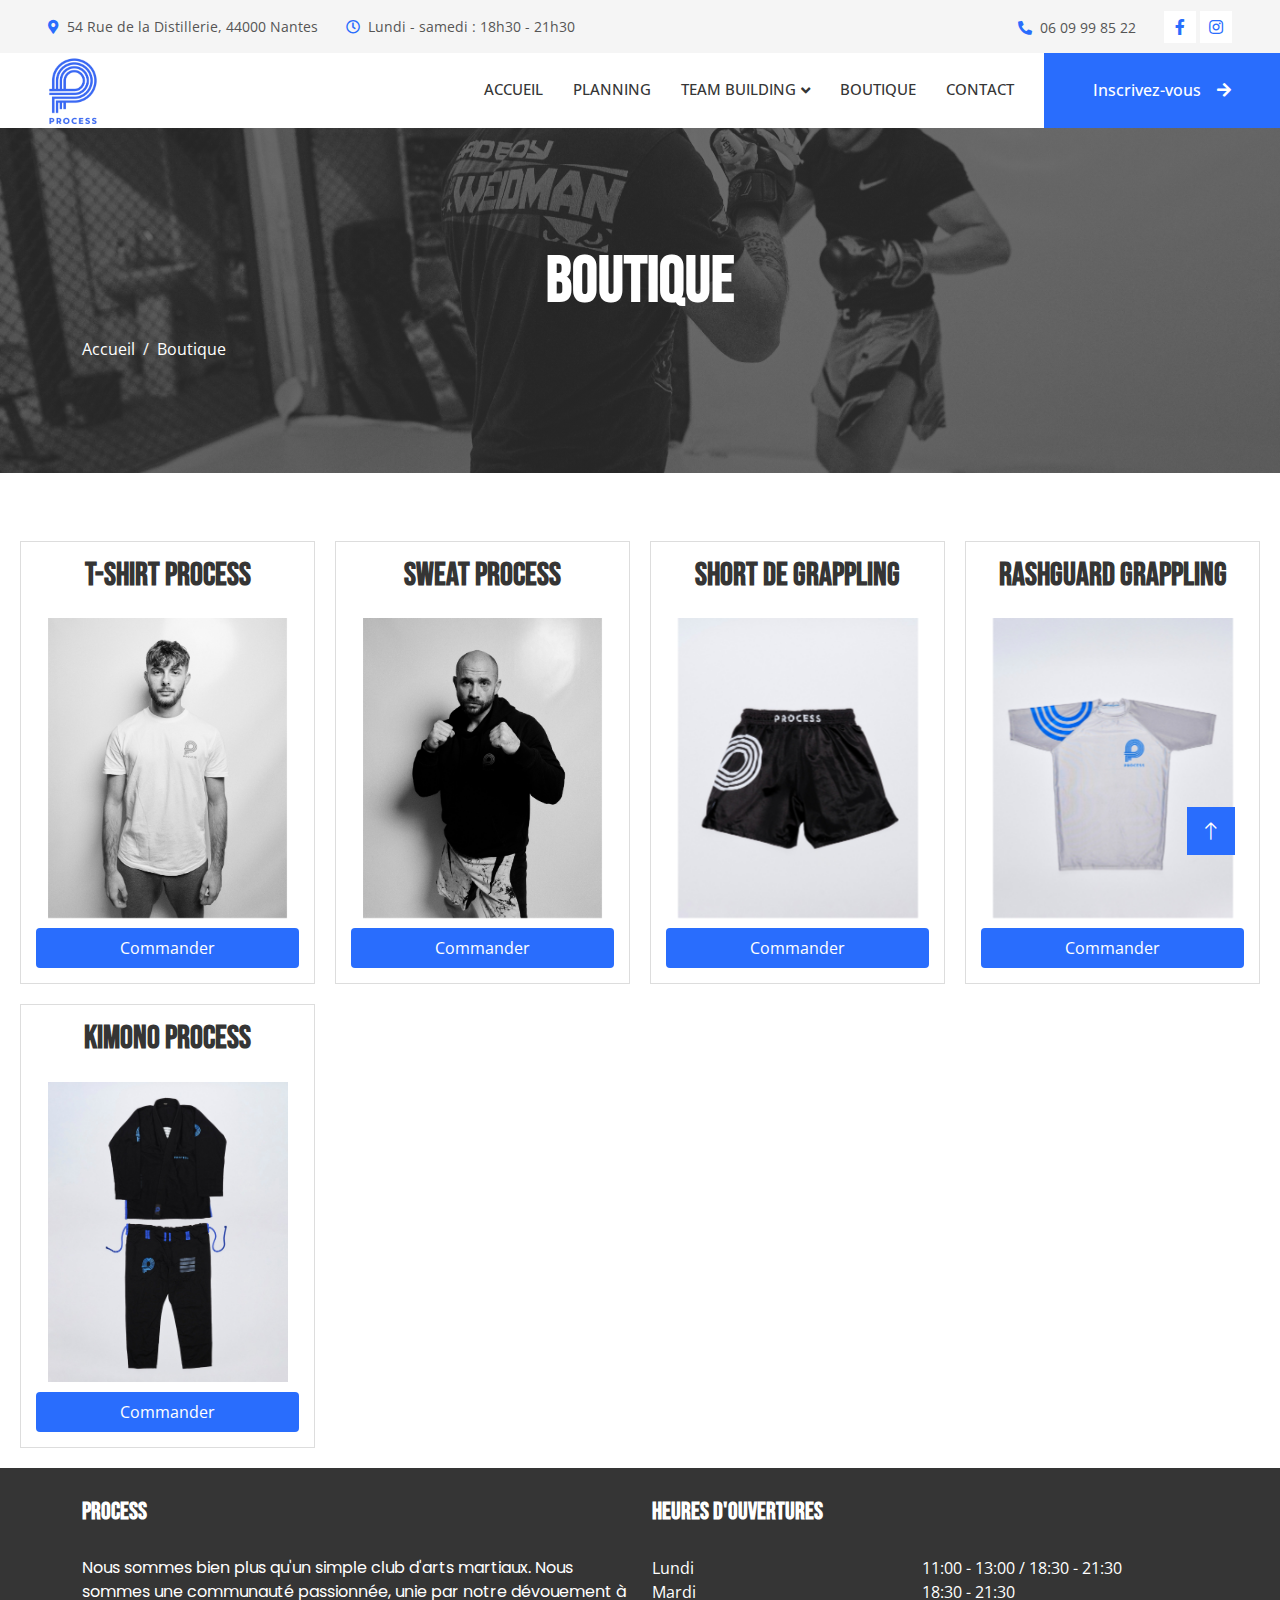
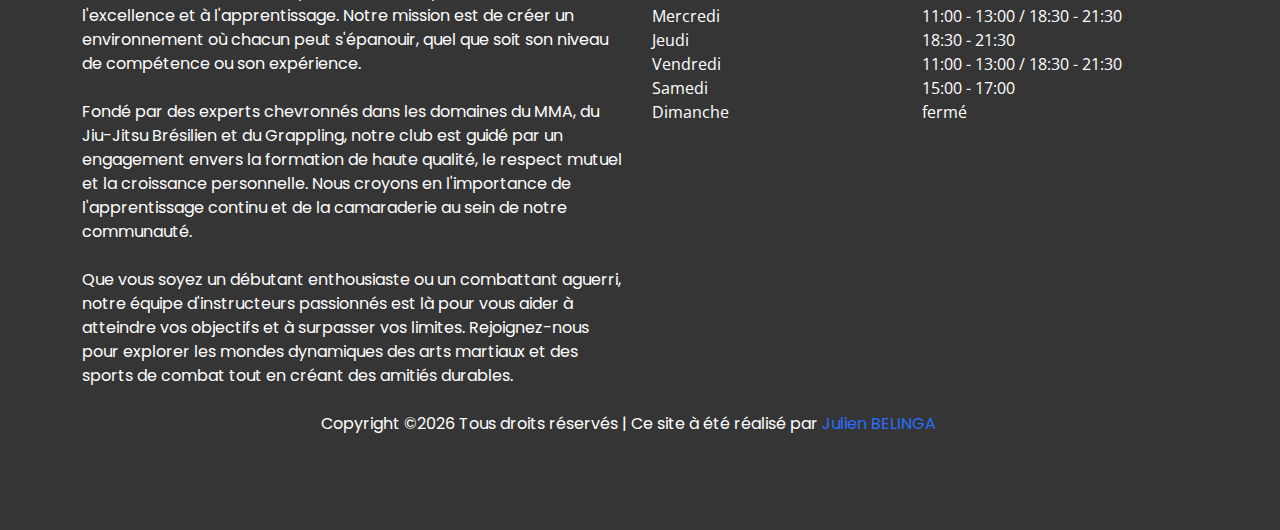
<file: shop.html>
<!DOCTYPE html>
<html lang="en">

<head>
    <meta charset="utf-8">
    <title>Process</title>
    <meta content="width=device-width, initial-scale=1.0" name="viewport">
    <meta content="" name="keywords">
    <meta content="" name="description">

    <!-- Favicon -->
    <link href="img/logo.png" rel="icon">

    <!-- Google Web Fonts -->
    <link rel="preconnect" href="https://fonts.googleapis.com">
    <link rel="preconnect" href="https://fonts.gstatic.com" crossorigin>
    <link href="https://fonts.googleapis.com/css2?family=Open+Sans:wght@400;500&family=Roboto:wght@500;700;900&display=swap" rel="stylesheet"> 

    <!-- Icon Font Stylesheet -->
    <link href="https://cdnjs.cloudflare.com/ajax/libs/font-awesome/5.10.0/css/all.min.css" rel="stylesheet">
    <link href="https://cdn.jsdelivr.net/npm/bootstrap-icons@1.4.1/font/bootstrap-icons.css" rel="stylesheet">

    <!-- Libraries Stylesheet -->
    <link href="lib/animate/animate.min.css" rel="stylesheet">
    <link href="lib/owlcarousel/assets/owl.carousel.min.css" rel="stylesheet">
    <link href="lib/lightbox/css/lightbox.min.css" rel="stylesheet">

    <!-- Customized Bootstrap Stylesheet -->
    <link href="css/bootstrap.min.css" rel="stylesheet">

    <!-- Template Stylesheet -->
    <link href="css/style.css" rel="stylesheet">
    <link rel="stylesheet" href="https://unpkg.com/swiper/swiper-bundle.min.css" />
</head>

<script src="https://unpkg.com/swiper/swiper-bundle.min.js"></script>

<body>
    <!-- Spinner Start -->
    <div id="spinner" class="show bg-white position-fixed translate-middle w-100 vh-100 top-50 start-50 d-flex align-items-center justify-content-center">
        <div class="spinner-grow text-primary" style="width: 3rem; height: 3rem;" role="status">
            <span class="sr-only">Loading...</span>
        </div>
    </div>
    <!-- Spinner End -->


    <!-- Topbar Start -->
    <div class="container-fluid bg-light p-0">
        <div class="row gx-0 d-none d-lg-flex">
            <div class="col-lg-7 px-5 text-start">
                <div class="h-100 d-inline-flex align-items-center py-3 me-4">
                    <small class="fa fa-map-marker-alt text-primary me-2"></small>
                    <small>54 Rue de la Distillerie, 44000 Nantes</small>
                </div>
                <div class="h-100 d-inline-flex align-items-center py-3">
                    <small class="far fa-clock text-primary me-2"></small>
                    <small>Lundi - samedi : 18h30 - 21h30</small>
                </div>
            </div>
            <div class="col-lg-5 px-5 text-end">
                <div class="h-100 d-inline-flex align-items-center py-3 me-4">
                    <small class="fa fa-phone-alt text-primary me-2"></small>
                    <small>06 09 99 85 22</small>
                </div>
                <div class="h-100 d-inline-flex align-items-center">
                    <a class="btn btn-sm-square bg-white text-primary me-1" href="https://www.facebook.com/people/WAR-MAT-JIU-JITSU/100063479082780/" target="_blank"><i class="fab fa-facebook-f"></i></a>
                    <a href="https://www.instagram.com/processjj/" class="btn btn-sm-square bg-white text-primary me-0" target="_blank"><i class="fab fa-instagram"></i></a>
                </div>
            </div>
        </div>
    </div>
    <!-- Topbar End -->


    <!-- Navbar Start -->
    <nav class="navbar navbar-expand-lg bg-white navbar-light sticky-top p-0">
        <a href="index.html" class="navbar-brand d-flex align-items-center px-4 px-lg-5">
            <img alt="logo" src="img/logo1.png" width="50">
        </a>
        <button type="button" class="navbar-toggler me-4" data-bs-toggle="collapse" data-bs-target="#navbarCollapse">
            <span class="navbar-toggler-icon"></span>
        </button>
        <div class="collapse navbar-collapse" id="navbarCollapse">
            <ul class="navbar-nav ms-auto p-4 p-lg-0">
                <li class="nav-item">
                    <a href="index.html" class="nav-link">Accueil</a>
                </li>
                <li class="nav-item">
                    <a href="planning.html" class="nav-link">Planning</a>
                </li>
                <li class="nav-item dropdown"> <!-- Ajout de la classe "dropdown" -->
                    <a href="#" class="nav-link dropdown-toggle" id="teamDropdown" role="button" data-bs-toggle="dropdown" aria-haspopup="true" aria-expanded="false">Team building</a>
                    <div class="dropdown-menu" aria-labelledby="teamDropdown">
                        <a class="dropdown-item" href="team-about.html">à propos du Team Building</a>
                        <a class="dropdown-item" href="team-activities.html">les activités proposées</a>
                        <a class="dropdown-item" href="team-benefit.html">Les bénéfices du Team Building</a>
                    </div>
                </li>
                <li class="nav-item">
                    <a href="shop.html" class="nav-link">Boutique</a>
                </li>
                <li class="nav-item">
                    <a href="contact.html" class="nav-link">Contact</a>
                </li>
            </ul>
            <a href="https://www.helloasso.com/associations/process-jiujitsu/adhesions/process-inscription-1" class="btn btn-primary py-4 px-lg-5 d-none d-lg-block">Inscrivez-vous<i class="fa fa-arrow-right ms-3"></i></a>
        </div>
    </nav>
    <!-- Navbar End -->


    <!-- Page Header Start -->
    <div class="container-fluid page-header py-5 mb-5">
        <div class="container py-5">
            <h1 class="display-3 text-white mb-3 animated slideInDown">Boutique</h1>
            <nav aria-label="breadcrumb animated slideInDown">
                <ol class="breadcrumb">
                    <li class="breadcrumb-item"><a class="text-white" href="#">Accueil</a></li>
                    <li class="breadcrumb-item text-white active" aria-current="page">Boutique</li>
                </ol>
            </nav>
        </div>
    </div>
    <!-- Page Header End -->

    <main class="shop">
        <article>
            <h2>T-shirt Process</h2>
            <div class="swiper-container">
                <div class="swiper-wrapper">
                    <div class="swiper-slide"><img src="img/t-shirt1.jpg" alt="Short de Grappling Process"></div>
                    <div class="swiper-slide"><img src="img/t-shirt2.jpg" alt="Short de Grappling Process"></div>
                    <div class="swiper-slide"><img src="img/t-shirt3.jpg" alt="Short de Grappling Process"></div>
                    <div class="swiper-slide"><img src="img/t-shirt4.jpg" alt="Short de Grappling Process"></div>
                </div>
                <div class="swiper-pagination"></div>
            </div>
            <a class="order-button" target="_blank" href="https://www.helloasso.com/associations/process-jiujitsu/boutiques/fightwear-process-1">Commander</a>
        </article>

        <article>
            <h2>Sweat Process</h2>
            <div class="swiper-container">
                <div class="swiper-wrapper">
                    <div class="swiper-slide"><img src="img/sweat1.jpg" alt="Short de Grappling Process"></div>
                    <div class="swiper-slide"><img src="img/sweat2.jpg" alt="Short de Grappling Process"></div>
                    <div class="swiper-slide"><img src="img/sweat3.jpg" alt="Short de Grappling Process"></div>
                    <div class="swiper-slide"><img src="img/sweat4.jpg" alt="Short de Grappling Process"></div>
                </div>
                <div class="swiper-pagination"></div>
            </div>
            <a class="order-button" target="_blank" href="https://www.helloasso.com/associations/process-jiujitsu/boutiques/fightwear-process-1">Commander</a>
        </article>

        <article>
            <h2>Short de Grappling</h2>
            <div class="swiper-container">
                <div class="swiper-wrapper">
                    <div class="swiper-slide"><img src="img/short1.jpeg" alt="Short de Grappling Process"></div>
                    <div class="swiper-slide"><img src="img/short2.jpeg" alt="Short de Grappling Process"></div>
                    <div class="swiper-slide"><img src="img/short3.jpeg" alt="Short de Grappling Process"></div>
                    <div class="swiper-slide"><img src="img/short4.jpeg" alt="Short de Grappling Process"></div>
                    <div class="swiper-slide"><img src="img/short5.jpeg" alt="Short de Grappling Process"></div>
                    <div class="swiper-slide"><img src="img/short6.jpeg" alt="Short de Grappling Process"></div>
                    <div class="swiper-slide"><img src="img/short7.jpeg" alt="Short de Grappling Process"></div>
                </div>
                <div class="swiper-pagination"></div>
            </div>
            <a class="order-button" target="_blank" href="https://www.helloasso.com/associations/process-jiujitsu/boutiques/fightwear-process-1">Commander</a>
        </article>

        <article>
            <h2>Rashguard grappling</h2>
            <div class="swiper-container">
                <div class="swiper-wrapper">
                    <div class="swiper-slide"><img src="img/rash1.jpeg" alt="Short de Grappling Process"></div>
                    <div class="swiper-slide"><img src="img/rash2.jpeg" alt="Short de Grappling Process"></div>
                    <div class="swiper-slide"><img src="img/rash3.jpeg" alt="Short de Grappling Process"></div>
                    <div class="swiper-slide"><img src="img/rash4.jpeg" alt="Short de Grappling Process"></div>
                </div>
                <div class="swiper-pagination"></div>
            </div>
            <a class="order-button" target="_blank" href="https://www.helloasso.com/associations/process-jiujitsu/boutiques/fightwear-process-1">Commander</a>
        </article>

        <article>
            <h2>Kimono Process</h2>
            <div class="swiper-container">
                <div class="swiper-wrapper">
                    <div class="swiper-slide"><img src="img/kim1.jpeg" alt="Short de Grappling Process"></div>
                    <div class="swiper-slide"><img src="img/kim2.jpeg" alt="Short de Grappling Process"></div>
                    <div class="swiper-slide"><img src="img/kim3.jpeg" alt="Short de Grappling Process"></div>
                    <div class="swiper-slide"><img src="img/kim4.jpeg" alt="Short de Grappling Process"></div>
                    <div class="swiper-slide"><img src="img/kim5.jpeg" alt="Short de Grappling Process"></div>
                    <div class="swiper-slide"><img src="img/kim6.jpeg" alt="Short de Grappling Process"></div>
                    <div class="swiper-slide"><img src="img/kim7.jpeg" alt="Short de Grappling Process"></div>
                    <div class="swiper-slide"><img src="img/kim8.jpeg" alt="Short de Grappling Process"></div>
                    <div class="swiper-slide"><img src="img/kim9.jpeg" alt="Short de Grappling Process"></div>
                    <div class="swiper-slide"><img src="img/kim10.jpeg" alt="Short de Grappling Process"></div>
                    <div class="swiper-slide"><img src="img/kim11.jpeg" alt="Short de Grappling Process"></div>
                    <div class="swiper-slide"><img src="img/kim12.jpeg" alt="Short de Grappling Process"></div>
                    <div class="swiper-slide"><img src="img/kim13.jpeg" alt="Short de Grappling Process"></div>
                    <div class="swiper-slide"><img src="img/kim14.jpeg" alt="Short de Grappling Process"></div>
                    <div class="swiper-slide"><img src="img/kim15.jpeg" alt="Short de Grappling Process"></div>
                    <div class="swiper-slide"><img src="img/kim16.jpeg" alt="Short de Grappling Process"></div>
                </div>
                <div class="swiper-pagination"></div>
            </div>
            <a class="order-button" target="_blank" href="https://www.helloasso.com/associations/process-jiujitsu/boutiques/fightwear-process-1">Commander</a>
        </article>
    </main>

   <!-- Footer Start -->
   <footer class="ftco-footer ftco-bg-dark ftco-section">
    <div class="container">
      <div class="row mb-5">
        <div class="col-md-6 col-lg-6">
          <div class="ftco-footer-widget mb-4">
            <h2 class="ftco-heading-2">Process</h2>
            <p>Nous sommes bien plus qu'un simple club d'arts martiaux. Nous sommes une communauté passionnée, unie par notre dévouement à l'excellence et à l'apprentissage. Notre mission est de créer un environnement où chacun peut s'épanouir, quel que soit son niveau de compétence ou son expérience.</br></br>
                Fondé par des experts chevronnés dans les domaines du MMA, du Jiu-Jitsu Brésilien et du Grappling, notre club est guidé par un engagement envers la formation de haute qualité, le respect mutuel et la croissance personnelle. Nous croyons en l'importance de l'apprentissage continu et de la camaraderie au sein de notre communauté.</br></br>
                Que vous soyez un débutant enthousiaste ou un combattant aguerri, notre équipe d'instructeurs passionnés est là pour vous aider à atteindre vos objectifs et à surpasser vos limites. Rejoignez-nous pour explorer les mondes dynamiques des arts martiaux et des sports de combat tout en créant des amitiés durables.</p>
            <ul class="ftco-footer-social list-unstyled float-md-left float-lft mt-3">
              <li class="ftco-animate"><a target="_blank" href="https://www.facebook.com/auxplaisirsdemodes/"><span class="icon-facebook"></span></a></li>
              <li class="ftco-animate"><a target="_blank" href="https://www.instagram.com/processjj/"><span class="icon-instagram"></span></a></li>
            </ul>
          </div>
        </div>
        <div class="col-md-6 col-lg-6">
          <div class="ftco-footer-widget mb-4">
            <h2 class="ftco-heading-2">Heures d'ouvertures</h2>
            <ul class="list-unstyled open-hours">
                <li class="d-flex"><span style="width: 270px">Lundi</span><span>11:00 - 13:00 / 18:30 - 21:30</span></li>
                <li class="d-flex"><span style="width: 270px">Mardi</span><span>18:30 - 21:30</span></li>
                <li class="d-flex"><span style="width: 270px">Mercredi</span><span>11:00 - 13:00 / 18:30 - 21:30</span></li>
                <li class="d-flex"><span style="width: 270px">Jeudi</span><span>18:30 - 21:30</span></li>
                <li class="d-flex"><span style="width: 270px">Vendredi</span><span>11:00 - 13:00 / 18:30 - 21:30</span></li>
                <li class="d-flex"><span style="width: 270px">Samedi</span><span>15:00 - 17:00</span></li>
                <li class="d-flex"><span style="width: 270px">Dimanche</span><span>fermé</span></li>
            </ul>
          </div>
        </div>
      <div class="row">
        <div class="col-md-12 text-center">
          <p>
            Copyright &copy;<script>document.write(new Date().getFullYear());</script> Tous droits réservés | Ce site à été réalisé par <a href="https://julien-belinga.fr" target="_blank">Julien BELINGA</a>
            </p>
        </div>
      </div>
    </div>
  </footer>
<!-- Footer End -->


    <!-- Back to Top -->
    <a href="#" class="btn btn-lg btn-primary btn-lg-square rounded-0 back-to-top"><i class="bi bi-arrow-up"></i></a>


    <!-- JavaScript Libraries -->
    <script src="https://code.jquery.com/jquery-3.4.1.min.js"></script>
    <script src="https://cdn.jsdelivr.net/npm/bootstrap@5.0.0/dist/js/bootstrap.bundle.min.js"></script>
    <script src="lib/wow/wow.min.js"></script>
    <script src="lib/easing/easing.min.js"></script>
    <script src="lib/waypoints/waypoints.min.js"></script>
    <script src="lib/counterup/counterup.min.js"></script>
    <script src="lib/owlcarousel/owl.carousel.min.js"></script>
    <script src="lib/isotope/isotope.pkgd.min.js"></script>
    <script src="lib/lightbox/js/lightbox.min.js"></script>

    <!-- Template Javascript -->
    <script src="js/main.js"></script>

    <script>
        var swiper = new Swiper('.swiper-container', {
            slidesPerView: 1,
            spaceBetween: 10,
            pagination: {
                el: '.swiper-pagination',
                clickable: true,
            },
        });
    </script>

<script>
    document.addEventListener('DOMContentLoaded', function () {
      // Initialisez le Swiper pour chaque conteneur
      var swipers = document.querySelectorAll('.swiper-container');
  
      swipers.forEach(function (swiper) {
        var mySwiper = new Swiper(swiper, {
          // Options de configuration
          loop: true, // Défilement en boucle
          autoplay: {
            delay: 2000, // Délai entre chaque diapositive en millisecondes
            disableOnInteraction: false, // Activer l'autoplay même si l'utilisateur interagit avec le carrousel
          },
          pagination: {
            el: '.swiper-pagination', // Sélecteur du conteneur de pagination
            clickable: true, // Permet à l'utilisateur de cliquer sur les balles de pagination pour aller à la diapositive correspondante
          },
        });
      });
    });
  </script>
</body>

</html>
</file>
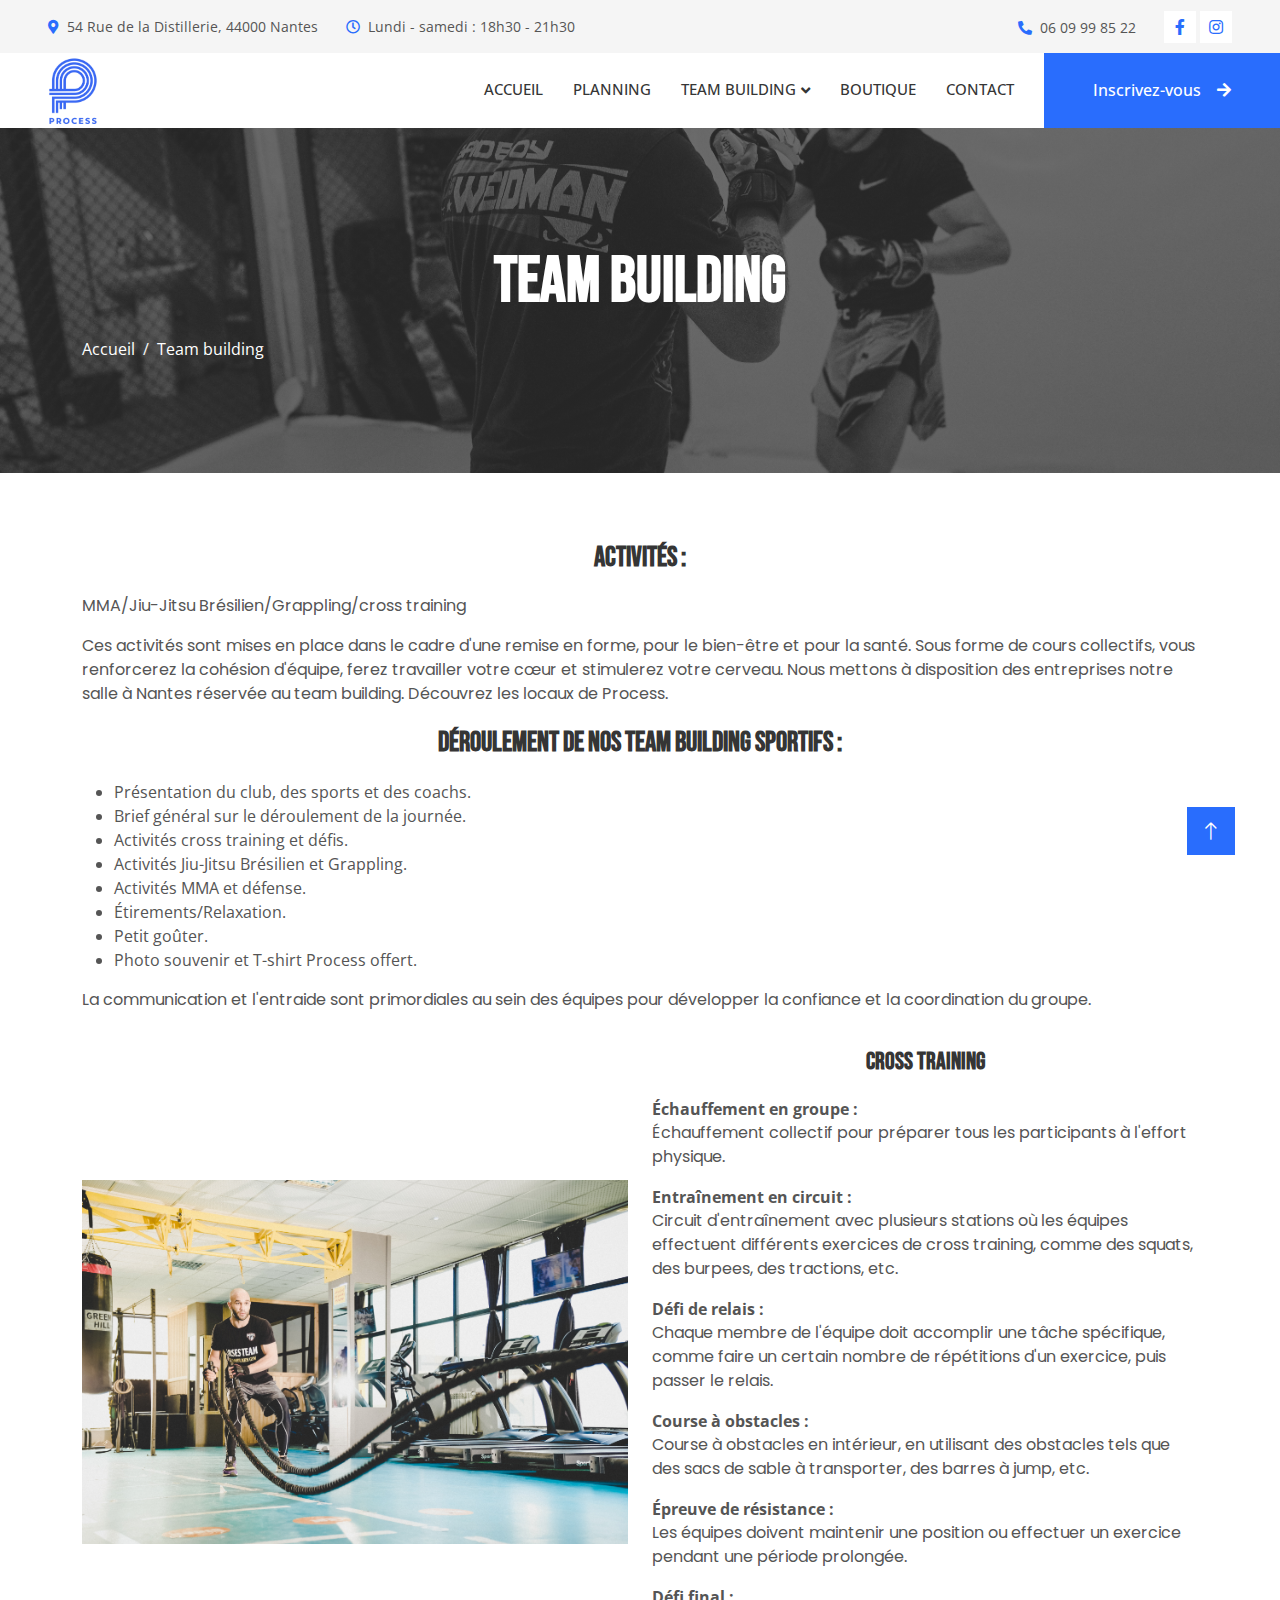
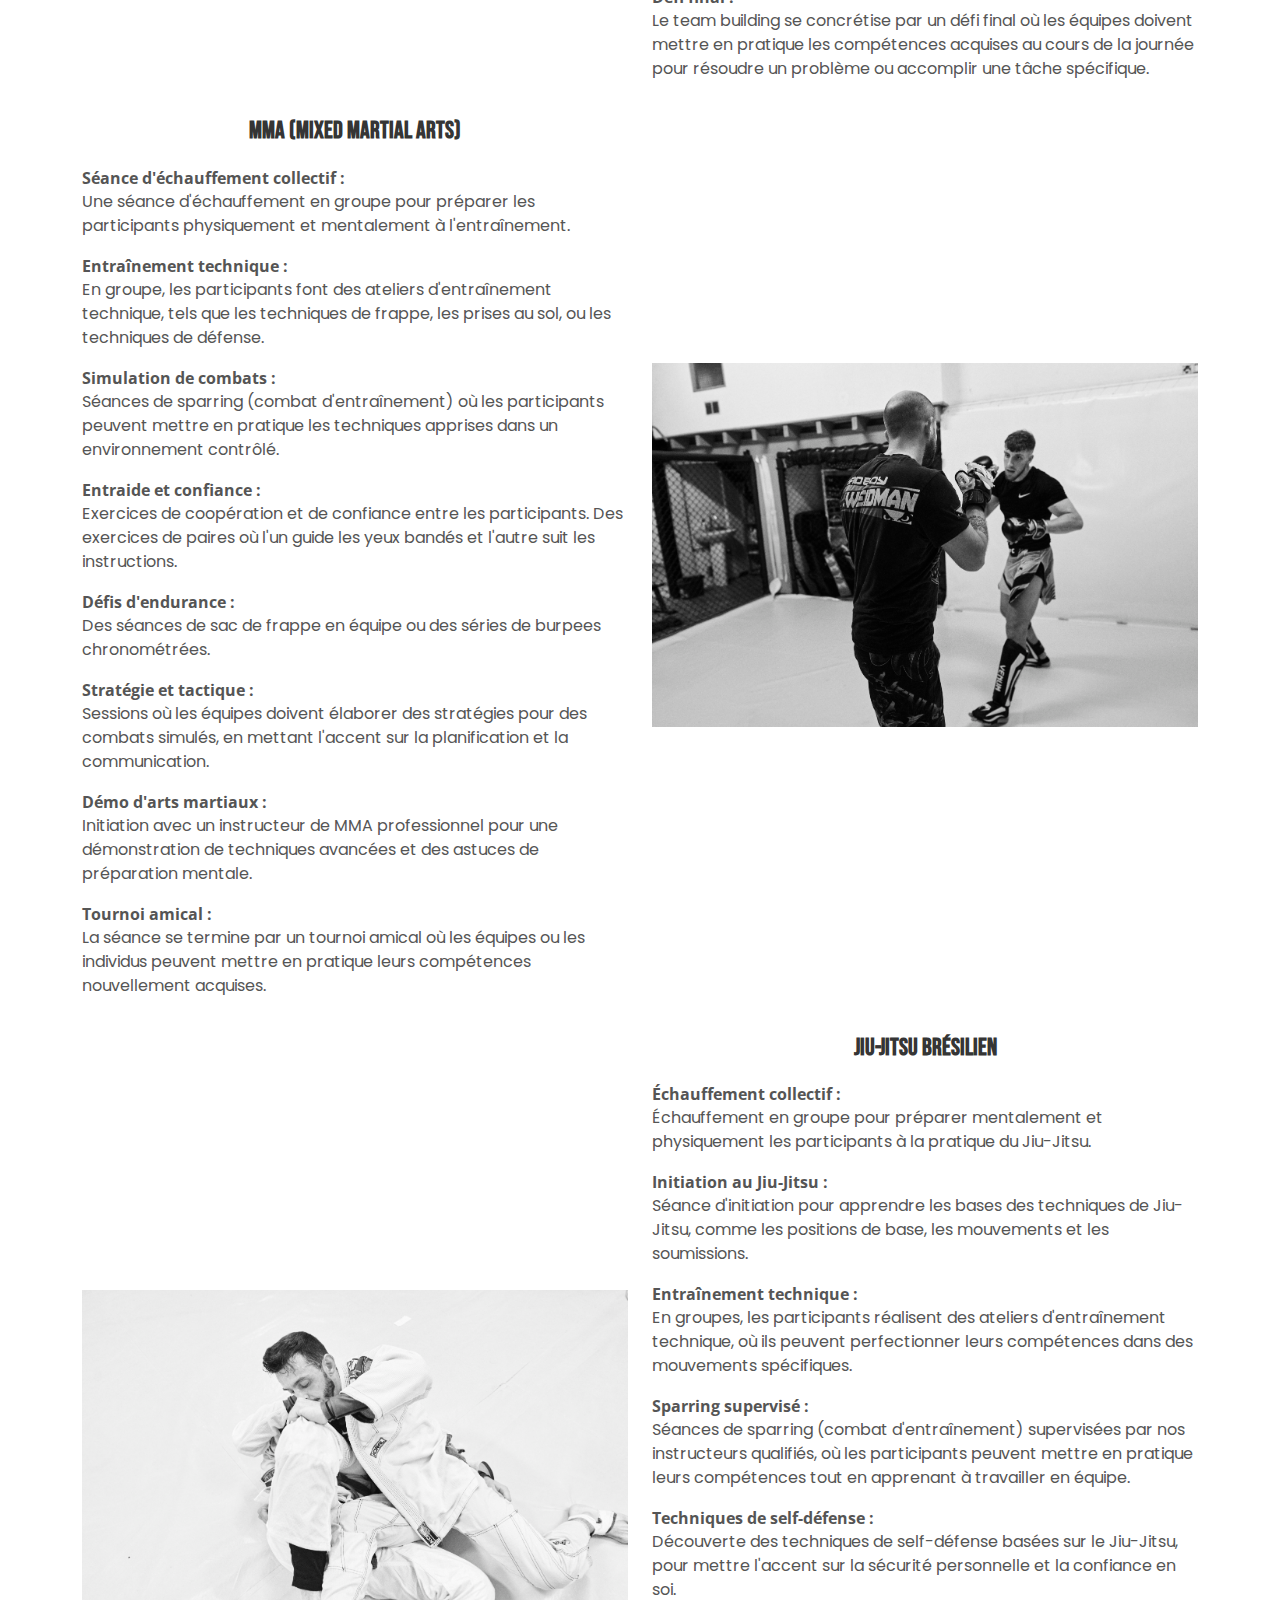
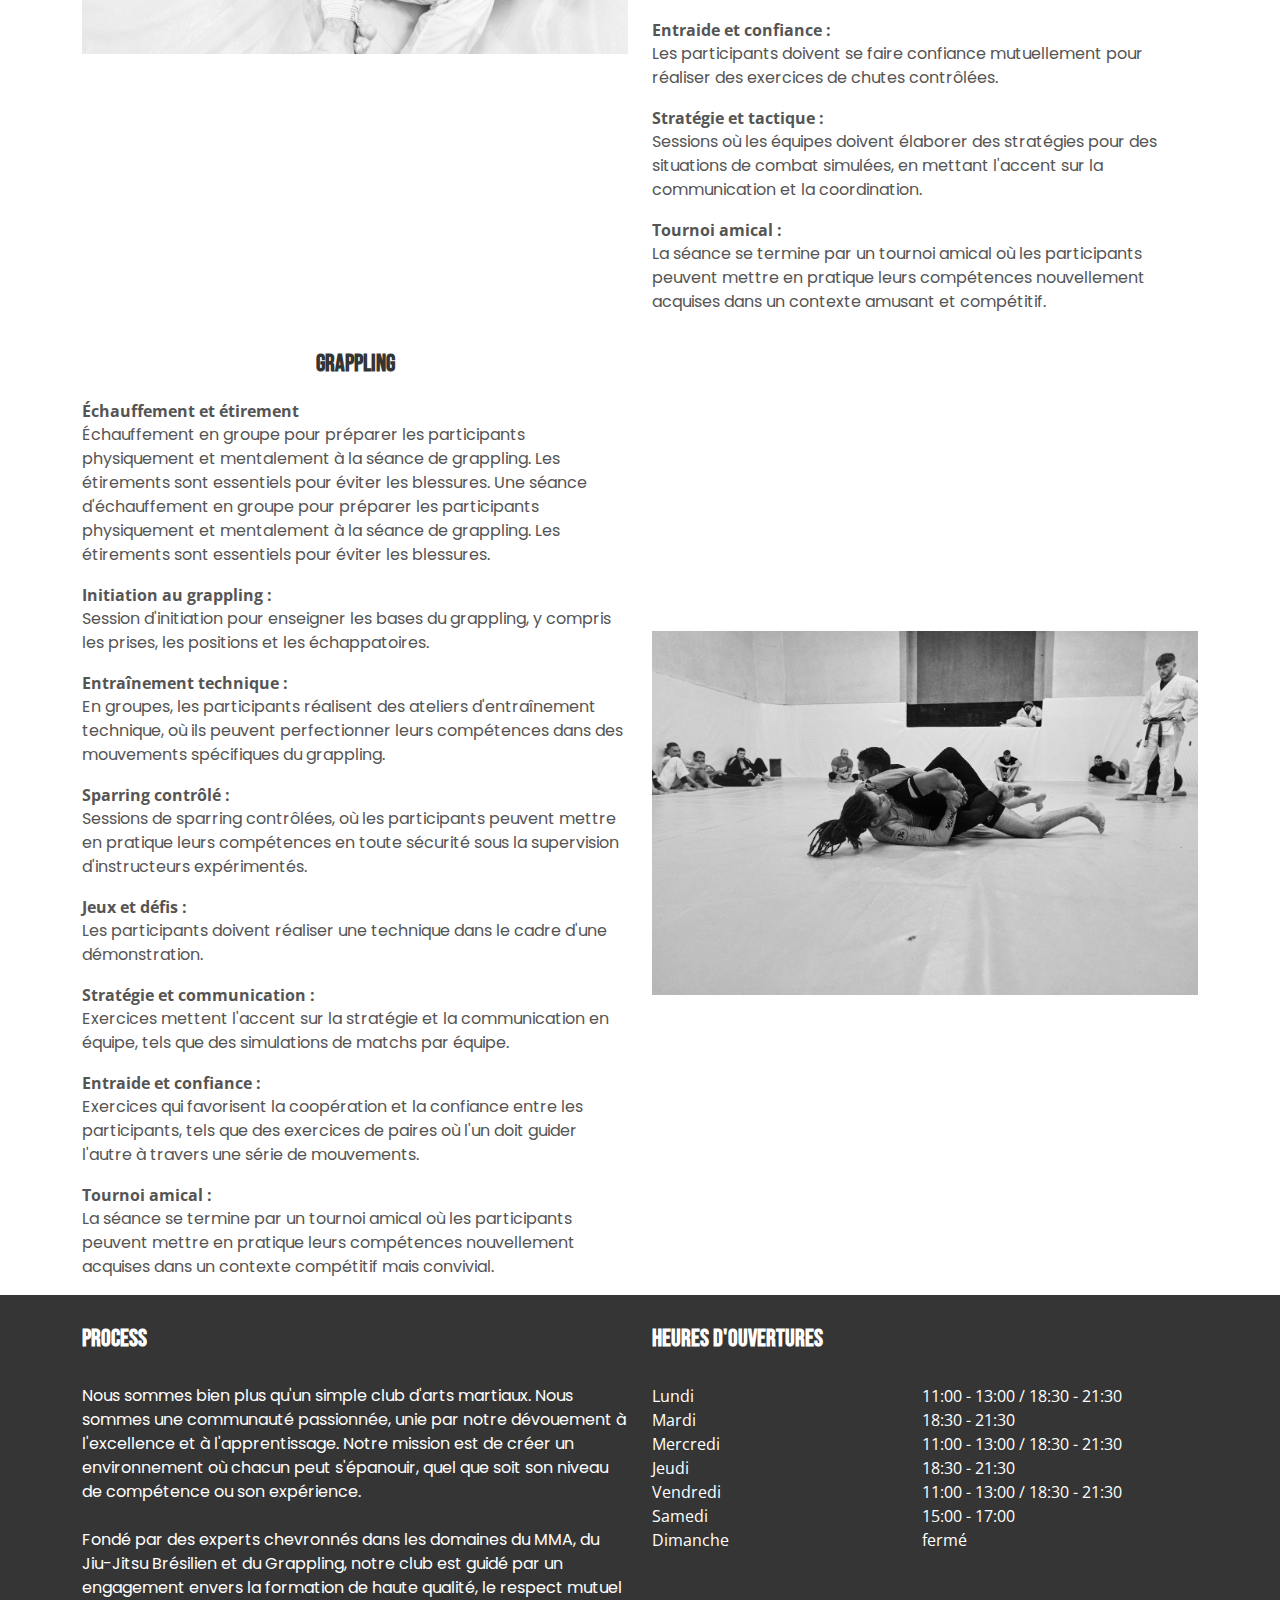
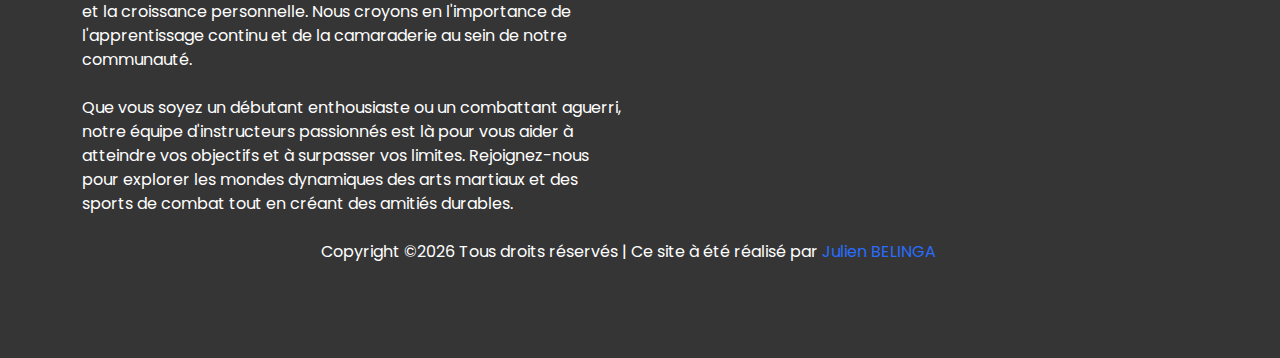
<file: team-activities.html>
<!DOCTYPE html>
<html lang="en">

<head>
    <meta charset="utf-8">
    <title>Process</title>
    <meta content="width=device-width, initial-scale=1.0" name="viewport">
    <meta content="" name="keywords">
    <meta content="" name="description">

    <!-- Favicon -->
    <link href="img/logo.png" rel="icon">

    <!-- Google Web Fonts -->
    <link rel="preconnect" href="https://fonts.googleapis.com">
    <link rel="preconnect" href="https://fonts.gstatic.com" crossorigin>
    <link href="https://fonts.googleapis.com/css2?family=Open+Sans:wght@400;500&family=Roboto:wght@500;700;900&display=swap" rel="stylesheet"> 

    <!-- Icon Font Stylesheet -->
    <link href="https://cdnjs.cloudflare.com/ajax/libs/font-awesome/5.10.0/css/all.min.css" rel="stylesheet">
    <link href="https://cdn.jsdelivr.net/npm/bootstrap-icons@1.4.1/font/bootstrap-icons.css" rel="stylesheet">

    <!-- Libraries Stylesheet -->
    <link href="lib/animate/animate.min.css" rel="stylesheet">
    <link href="lib/owlcarousel/assets/owl.carousel.min.css" rel="stylesheet">
    <link href="lib/lightbox/css/lightbox.min.css" rel="stylesheet">

    <!-- Customized Bootstrap Stylesheet -->
    <link href="css/bootstrap.min.css" rel="stylesheet">

    <!-- Template Stylesheet -->
    <link href="css/style.css" rel="stylesheet">
</head>

<body>
    <!-- Spinner Start -->
    <div id="spinner" class="show bg-white position-fixed translate-middle w-100 vh-100 top-50 start-50 d-flex align-items-center justify-content-center">
        <div class="spinner-grow text-primary" style="width: 3rem; height: 3rem;" role="status">
            <span class="sr-only">Loading...</span>
        </div>
    </div>
    <!-- Spinner End -->


        <!-- Topbar Start -->
        <div class="container-fluid bg-light p-0">
            <div class="row gx-0 d-none d-lg-flex">
                <div class="col-lg-7 px-5 text-start">
                    <div class="h-100 d-inline-flex align-items-center py-3 me-4">
                        <small class="fa fa-map-marker-alt text-primary me-2"></small>
                        <small>54 Rue de la Distillerie, 44000 Nantes</small>
                    </div>
                    <div class="h-100 d-inline-flex align-items-center py-3">
                        <small class="far fa-clock text-primary me-2"></small>
                        <small>Lundi - samedi : 18h30 - 21h30</small>
                    </div>
                </div>
                <div class="col-lg-5 px-5 text-end">
                    <div class="h-100 d-inline-flex align-items-center py-3 me-4">
                        <small class="fa fa-phone-alt text-primary me-2"></small>
                        <small>06 09 99 85 22</small>
                    </div>
                    <div class="h-100 d-inline-flex align-items-center">
                        <a class="btn btn-sm-square bg-white text-primary me-1" href="https://www.facebook.com/people/WAR-MAT-JIU-JITSU/100063479082780/" target="_blank"><i class="fab fa-facebook-f"></i></a>
                        <a href="https://www.instagram.com/processjj/" class="btn btn-sm-square bg-white text-primary me-0" target="_blank"><i class="fab fa-instagram"></i></a>
                    </div>
                </div>
            </div>
        </div>
        <!-- Topbar End -->


    <!-- Navbar Start -->
    <nav class="navbar navbar-expand-lg bg-white navbar-light sticky-top p-0">
        <a href="index.html" class="navbar-brand d-flex align-items-center px-4 px-lg-5">
            <img alt="logo" src="img/logo1.png" width="50">
        </a>
        <button type="button" class="navbar-toggler me-4" data-bs-toggle="collapse" data-bs-target="#navbarCollapse">
            <span class="navbar-toggler-icon"></span>
        </button>
        <div class="collapse navbar-collapse" id="navbarCollapse">
            <ul class="navbar-nav ms-auto p-4 p-lg-0">
                <li class="nav-item">
                    <a href="index.html" class="nav-link">Accueil</a>
                </li>
                <li class="nav-item">
                    <a href="planning.html" class="nav-link">Planning</a>
                </li>
                <li class="nav-item dropdown"> <!-- Ajout de la classe "dropdown" -->
                    <a href="#" class="nav-link dropdown-toggle" id="teamDropdown" role="button" data-bs-toggle="dropdown" aria-haspopup="true" aria-expanded="false">Team building</a>
                    <div class="dropdown-menu" aria-labelledby="teamDropdown">
                        <a class="dropdown-item" href="team-about.html">à propos du Team Building</a>
                        <a class="dropdown-item" href="team-activities.html">les activités proposées</a>
                        <a class="dropdown-item" href="team-benefit.html">Les bénéfices du Team Building</a>
                    </div>
                </li>
                <li class="nav-item">
                    <a href="shop.html" class="nav-link">Boutique</a>
                </li>
                <li class="nav-item">
                    <a href="contact.html" class="nav-link">Contact</a>
                </li>
            </ul>
            <a href="https://www.helloasso.com/associations/process-jiujitsu/adhesions/process-inscription-1" class="btn btn-primary py-4 px-lg-5 d-none d-lg-block">Inscrivez-vous<i class="fa fa-arrow-right ms-3"></i></a>
        </div>
    </nav>
    
    <!-- Navbar End -->


    <!-- Page Header Start -->
    <div class="container-fluid page-header py-5 mb-5">
        <div class="container py-5">
            <h1 class="display-3 text-white mb-3 animated slideInDown">Team building</h1>
            <nav aria-label="breadcrumb animated slideInDown">
                <ol class="breadcrumb">
                    <li class="breadcrumb-item"><a class="text-white" href="#">Accueil</a></li>
                    <li class="breadcrumb-item text-white active" aria-current="page">Team building</li>
                </ol>
            </nav>
        </div>
    </div>
    <!-- Page Header End -->


   <!-- Team Start -->
   <!-- Team Building Section Start -->
<section class="team-building-section">
    <div class="container">
        <div class="row">
            <div class="col-md-12">
                <h3>Activités :</h3>
                <p>MMA/Jiu-Jitsu Brésilien/Grappling/cross training</p>
                <p>Ces activités sont mises en place dans le cadre d'une remise en forme, pour le bien-être et pour la santé. Sous forme de cours collectifs, vous renforcerez la cohésion d'équipe, ferez travailler votre cœur et stimulerez votre cerveau. Nous mettons à disposition des entreprises notre salle à Nantes réservée au team building. Découvrez les locaux de Process.</p>
                <h3>Déroulement de nos Team Building sportifs :</h3>
                <ul>
                    <li>Présentation du club, des sports et des coachs.</li>
                    <li>Brief général sur le déroulement de la journée.</li>
                    <li>Activités cross training et défis.</li>
                    <li>Activités Jiu-Jitsu Brésilien et Grappling.</li>
                    <li>Activités MMA et défense.</li>
                    <li>Étirements/Relaxation.</li>
                    <li>Petit goûter.</li>
                    <li>Photo souvenir et T-shirt Process offert.</li>
                </ul>
            </div>
        </div>
        <div class="row">
            <div class="col-md-12">
                <p>La communication et l'entraide sont primordiales au sein des équipes pour développer la confiance et la coordination du groupe.</p>
            </div>
        </div>
        <div class="row">
            <div class="col-md-6">
                <div class="image-container">
                    <img class="img-fluid" src="img/cross-training.jpg" alt="Cross Training Image" >
                </div>
            </div>
            <div class="col-md-6">
                <h4>cross training</h4>
                <strong>Échauffement en groupe :</strong>
                <p>Échauffement collectif pour préparer tous les participants à l'effort physique.</p>
                <strong>Entraînement en circuit :</strong>
                <p>Circuit d'entraînement avec plusieurs stations où les équipes effectuent différents exercices de cross training, comme des squats, des burpees, des tractions, etc.</p>
                <strong>Défi de relais :</strong>
                <p>Chaque membre de l'équipe doit accomplir une tâche spécifique, comme faire un certain nombre de répétitions d'un exercice, puis passer le relais.</p>
                <strong>Course à obstacles :</strong>
                <p>Course à obstacles en intérieur, en utilisant des obstacles tels que des sacs de sable à transporter, des barres à jump, etc.</p>
                <strong>Épreuve de résistance :</strong>
                <p>Les équipes doivent maintenir une position ou effectuer un exercice pendant une période prolongée.</p>
                <strong>Défi final :</strong>
                <p>Le team building se concrétise par un défi final où les équipes doivent mettre en pratique les compétences acquises au cours de la journée pour résoudre un problème ou accomplir une tâche spécifique.</p>
            </div>
        </div>
        <div class="row">
            <div class="col-md-6">
                <h4>MMA (Mixed Martial Arts)</h4>

                <strong>Séance d'échauffement collectif :</strong>
                <p>Une séance d'échauffement en groupe pour préparer les participants physiquement et mentalement à l'entraînement.</p>
        
                <strong>Entraînement technique :</strong>
                <p>En groupe, les participants font des ateliers d'entraînement technique, tels que les techniques de frappe, les prises au sol, ou les techniques de défense.</p>
        
                <strong>Simulation de combats :</strong>
                <p>Séances de sparring (combat d'entraînement) où les participants peuvent mettre en pratique les techniques apprises dans un environnement contrôlé.</p>
        
                <strong>Entraide et confiance :</strong>
                <p>Exercices de coopération et de confiance entre les participants. Des exercices de paires où l'un guide les yeux bandés et l'autre suit les instructions.</p>
        
                <strong>Défis d'endurance :</strong>
                <p>Des séances de sac de frappe en équipe ou des séries de burpees chronométrées.</p>
        
                <strong>Stratégie et tactique :</strong>
                <p>Sessions où les équipes doivent élaborer des stratégies pour des combats simulés, en mettant l'accent sur la planification et la communication.</p>
        
                <strong>Démo d'arts martiaux :</strong>
                <p>Initiation avec un instructeur de MMA professionnel pour une démonstration de techniques avancées et des astuces de préparation mentale.</p>
        
                <strong>Tournoi amical :</strong>
                <p>La séance se termine par un tournoi amical où les équipes ou les individus peuvent mettre en pratique leurs compétences nouvellement acquises.</p>
            </div>
            <div class="col-md-6">
                <div class="image-container">
                    <img class="img-fluid" src="img/carousel-1.jpg" alt="MMA Training Image" style="margin-bottom: 20px;">
                </div>
            </div>
        </div>
        
        <div class="row">
            <div class="col-md-6">
                <div class="image-container">
                    <img class="img-fluid" src="img/carousel-2.jpg" alt="jjb Training Image" >
                </div>
            </div>
            <div class="col-md-6">
                <h4>Jiu-Jitsu brésilien</h4>
                <strong>Échauffement collectif :</strong>
                <p>Échauffement en groupe pour préparer mentalement et physiquement les participants à la pratique du Jiu-Jitsu.</p>

                <strong>Initiation au Jiu-Jitsu :</strong>
                <p>Séance d'initiation pour apprendre les bases des techniques de Jiu-Jitsu, comme les positions de base, les mouvements et les soumissions.</p>

                <strong>Entraînement technique :</strong>
                <p>En groupes, les participants réalisent des ateliers d'entraînement technique, où ils peuvent perfectionner leurs compétences dans des mouvements spécifiques.</p>

                <strong>Sparring supervisé :</strong>
                <p>Séances de sparring (combat d'entraînement) supervisées par nos instructeurs qualifiés, où les participants peuvent mettre en pratique leurs compétences tout en apprenant à travailler en équipe.</p>

                <strong>Techniques de self-défense :</strong>
                <p>Découverte des techniques de self-défense basées sur le Jiu-Jitsu, pour mettre l'accent sur la sécurité personnelle et la confiance en soi.</p>

                <strong>Entraide et confiance :</strong>
                <p>Les participants doivent se faire confiance mutuellement pour réaliser des exercices de chutes contrôlées.</p>

                <strong>Stratégie et tactique :</strong>
                <p>Sessions où les équipes doivent élaborer des stratégies pour des situations de combat simulées, en mettant l'accent sur la communication et la coordination.</p>

                <strong>Tournoi amical :</strong>
                <p>La séance se termine par un tournoi amical où les participants peuvent mettre en pratique leurs compétences nouvellement acquises dans un contexte amusant et compétitif.</p>
            </div>
        </div>

        <div class="row">
            <div class="col-md-6">
                <h4>Grappling</h4>
                <strong>Échauffement et étirement</strong>
                <p>Échauffement en groupe pour préparer les participants physiquement et mentalement à la séance de grappling. Les étirements sont essentiels pour éviter les blessures.
                Une séance d'échauffement en groupe pour préparer les participants physiquement et mentalement à la séance de grappling. Les étirements sont essentiels pour éviter les blessures.</p>
        
                <strong>Initiation au grappling :</strong>
                <p>Session d'initiation pour enseigner les bases du grappling, y compris les prises, les positions et les échappatoires.</p>
        
                <strong>Entraînement technique :</strong>
                <p>En groupes, les participants réalisent des ateliers d'entraînement technique, où ils peuvent perfectionner leurs compétences dans des mouvements spécifiques du grappling.</p>
        
                <strong>Sparring contrôlé :</strong>
                <p>Sessions de sparring contrôlées, où les participants peuvent mettre en pratique leurs compétences en toute sécurité sous la supervision d'instructeurs expérimentés.</p>
        
                <strong>Jeux et défis :</strong>
                <p>Les participants doivent réaliser une technique dans le cadre d'une démonstration.</p>
        
                <strong>Stratégie et communication :</strong>
                <p>Exercices mettent l'accent sur la stratégie et la communication en équipe, tels que des simulations de matchs par équipe.</p>
        
                <strong>Entraide et confiance :</strong>
                <p>Exercices qui favorisent la coopération et la confiance entre les participants, tels que des exercices de paires où l'un doit guider l'autre à travers une série de mouvements.</p>
        
                <strong>Tournoi amical :</strong>
                <p>La séance se termine par un tournoi amical où les participants peuvent mettre en pratique leurs compétences nouvellement acquises dans un contexte compétitif mais convivial.</p>
            </div>
            <div class="col-md-6">
                <div class="image-container">
                    <img class="img-fluid" src="img/carousel-3.jpg" alt="grappling Training Image" >
                </div>
            </div>
        </div>
    </div>
</section>
<!-- Team Building Section End -->

    <!-- Team End -->
        

   <!-- Footer Start -->
   <footer class="ftco-footer ftco-bg-dark ftco-section">
    <div class="container">
      <div class="row mb-5">
        <div class="col-md-6 col-lg-6">
          <div class="ftco-footer-widget mb-4">
            <h2 class="ftco-heading-2">Process</h2>
            <p>Nous sommes bien plus qu'un simple club d'arts martiaux. Nous sommes une communauté passionnée, unie par notre dévouement à l'excellence et à l'apprentissage. Notre mission est de créer un environnement où chacun peut s'épanouir, quel que soit son niveau de compétence ou son expérience.</br></br>
                Fondé par des experts chevronnés dans les domaines du MMA, du Jiu-Jitsu Brésilien et du Grappling, notre club est guidé par un engagement envers la formation de haute qualité, le respect mutuel et la croissance personnelle. Nous croyons en l'importance de l'apprentissage continu et de la camaraderie au sein de notre communauté.</br></br>
                Que vous soyez un débutant enthousiaste ou un combattant aguerri, notre équipe d'instructeurs passionnés est là pour vous aider à atteindre vos objectifs et à surpasser vos limites. Rejoignez-nous pour explorer les mondes dynamiques des arts martiaux et des sports de combat tout en créant des amitiés durables.</p>
            <ul class="ftco-footer-social list-unstyled float-md-left float-lft mt-3">
              <li class="ftco-animate"><a target="_blank" href="https://www.facebook.com/auxplaisirsdemodes/"><span class="icon-facebook"></span></a></li>
              <li class="ftco-animate"><a target="_blank" href="https://www.instagram.com/processjj/"><span class="icon-instagram"></span></a></li>
            </ul>
          </div>
        </div>
        <div class="col-md-6 col-lg-6">
          <div class="ftco-footer-widget mb-4">
            <h2 class="ftco-heading-2">Heures d'ouvertures</h2>
            <ul class="list-unstyled open-hours">
                <li class="d-flex"><span style="width: 270px">Lundi</span><span>11:00 - 13:00 / 18:30 - 21:30</span></li>
                <li class="d-flex"><span style="width: 270px">Mardi</span><span>18:30 - 21:30</span></li>
                <li class="d-flex"><span style="width: 270px">Mercredi</span><span>11:00 - 13:00 / 18:30 - 21:30</span></li>
                <li class="d-flex"><span style="width: 270px">Jeudi</span><span>18:30 - 21:30</span></li>
                <li class="d-flex"><span style="width: 270px">Vendredi</span><span>11:00 - 13:00 / 18:30 - 21:30</span></li>
                <li class="d-flex"><span style="width: 270px">Samedi</span><span>15:00 - 17:00</span></li>
                <li class="d-flex"><span style="width: 270px">Dimanche</span><span>fermé</span></li>
            </ul>
          </div>
        </div>
      <div class="row">
        <div class="col-md-12 text-center">
          <p>
            Copyright &copy;<script>document.write(new Date().getFullYear());</script> Tous droits réservés | Ce site à été réalisé par <a href="https://julien-belinga.fr" target="_blank">Julien BELINGA</a>
            </p>
        </div>
      </div>
    </div>
  </footer>
<!-- Footer End -->


    <!-- Back to Top -->
    <a href="#" class="btn btn-lg btn-primary btn-lg-square rounded-0 back-to-top"><i class="bi bi-arrow-up"></i></a>


    <!-- JavaScript Libraries -->
    <script src="https://code.jquery.com/jquery-3.4.1.min.js"></script>
    <script src="https://cdn.jsdelivr.net/npm/bootstrap@5.0.0/dist/js/bootstrap.bundle.min.js"></script>
    <script src="lib/wow/wow.min.js"></script>
    <script src="lib/easing/easing.min.js"></script>
    <script src="lib/waypoints/waypoints.min.js"></script>
    <script src="lib/counterup/counterup.min.js"></script>
    <script src="lib/owlcarousel/owl.carousel.min.js"></script>
    <script src="lib/isotope/isotope.pkgd.min.js"></script>
    <script src="lib/lightbox/js/lightbox.min.js"></script>

    <!-- Template Javascript -->
    <script src="js/main.js"></script>
</body>

</html>
</file>
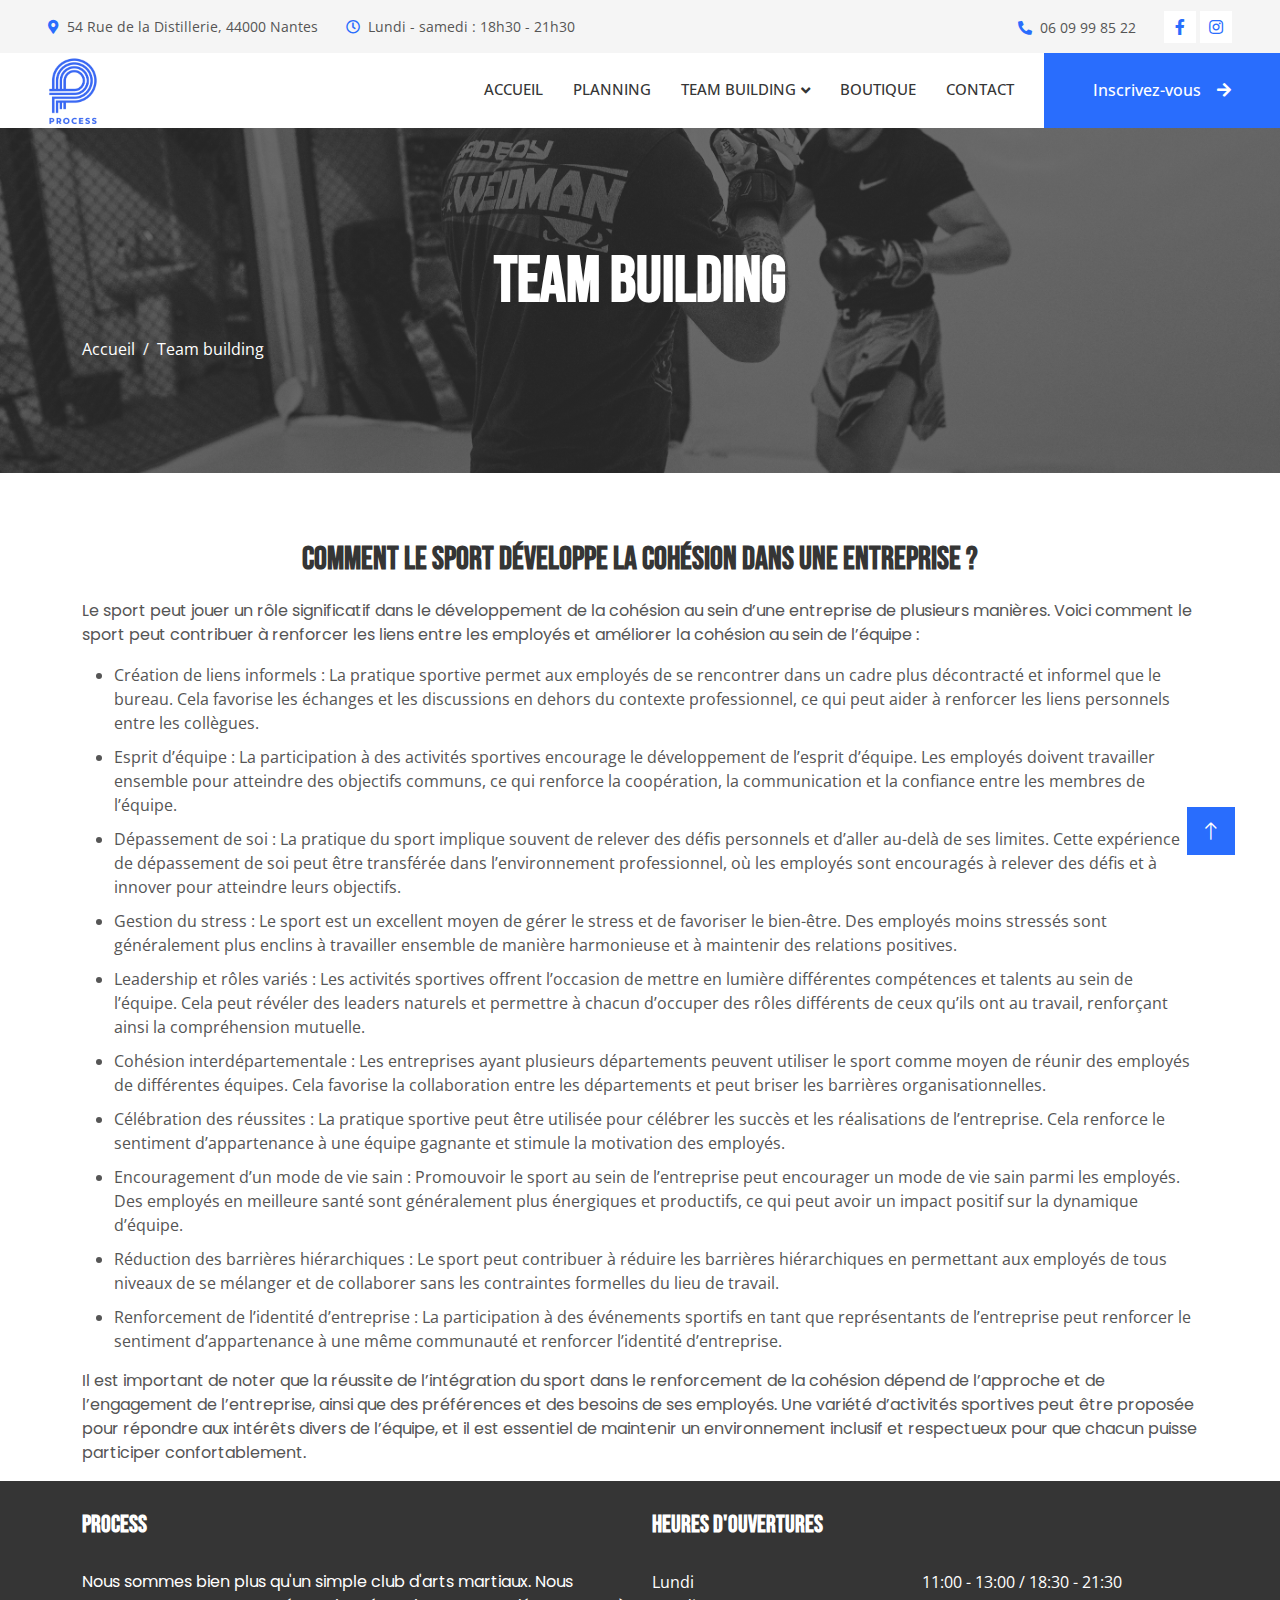
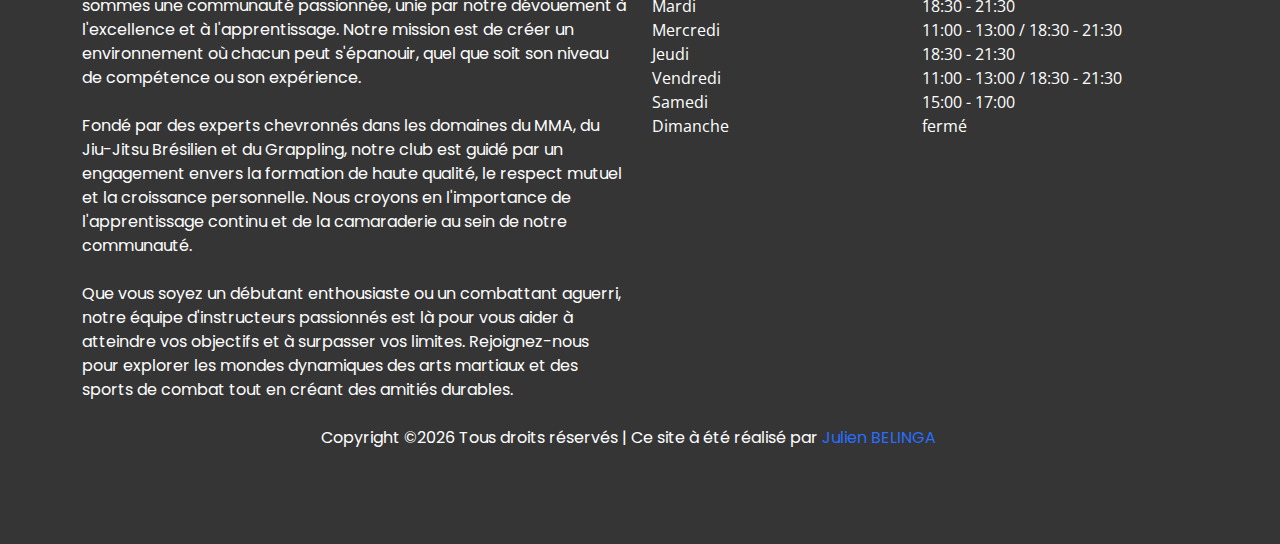
<file: team-benefit.html>
<!DOCTYPE html>
<html lang="en">

<head>
    <meta charset="utf-8">
    <title>Process</title>
    <meta content="width=device-width, initial-scale=1.0" name="viewport">
    <meta content="" name="keywords">
    <meta content="" name="description">

    <!-- Favicon -->
    <link href="img/logo.png" rel="icon">

    <!-- Google Web Fonts -->
    <link rel="preconnect" href="https://fonts.googleapis.com">
    <link rel="preconnect" href="https://fonts.gstatic.com" crossorigin>
    <link href="https://fonts.googleapis.com/css2?family=Open+Sans:wght@400;500&family=Roboto:wght@500;700;900&display=swap" rel="stylesheet"> 

    <!-- Icon Font Stylesheet -->
    <link href="https://cdnjs.cloudflare.com/ajax/libs/font-awesome/5.10.0/css/all.min.css" rel="stylesheet">
    <link href="https://cdn.jsdelivr.net/npm/bootstrap-icons@1.4.1/font/bootstrap-icons.css" rel="stylesheet">

    <!-- Libraries Stylesheet -->
    <link href="lib/animate/animate.min.css" rel="stylesheet">
    <link href="lib/owlcarousel/assets/owl.carousel.min.css" rel="stylesheet">
    <link href="lib/lightbox/css/lightbox.min.css" rel="stylesheet">

    <!-- Customized Bootstrap Stylesheet -->
    <link href="css/bootstrap.min.css" rel="stylesheet">

    <!-- Template Stylesheet -->
    <link href="css/style.css" rel="stylesheet">
</head>

<body>
    <!-- Spinner Start -->
    <div id="spinner" class="show bg-white position-fixed translate-middle w-100 vh-100 top-50 start-50 d-flex align-items-center justify-content-center">
        <div class="spinner-grow text-primary" style="width: 3rem; height: 3rem;" role="status">
            <span class="sr-only">Loading...</span>
        </div>
    </div>
    <!-- Spinner End -->

    <!-- Topbar Start -->
    <div class="container-fluid bg-light p-0">
        <div class="row gx-0 d-none d-lg-flex">
            <div class="col-lg-7 px-5 text-start">
                <div class="h-100 d-inline-flex align-items-center py-3 me-4">
                    <small class="fa fa-map-marker-alt text-primary me-2"></small>
                    <small>54 Rue de la Distillerie, 44000 Nantes</small>
                </div>
                <div class="h-100 d-inline-flex align-items-center py-3">
                    <small class="far fa-clock text-primary me-2"></small>
                    <small>Lundi - samedi : 18h30 - 21h30</small>
                </div>
            </div>
            <div class="col-lg-5 px-5 text-end">
                <div class="h-100 d-inline-flex align-items-center py-3 me-4">
                    <small class="fa fa-phone-alt text-primary me-2"></small>
                    <small>06 09 99 85 22</small>
                </div>
                <div class="h-100 d-inline-flex align-items-center">
                    <a class="btn btn-sm-square bg-white text-primary me-1" href="https://www.facebook.com/people/WAR-MAT-JIU-JITSU/100063479082780/" target="_blank"><i class="fab fa-facebook-f"></i></a>
                    <a href="https://www.instagram.com/processjj/" class="btn btn-sm-square bg-white text-primary me-0" target="_blank"><i class="fab fa-instagram"></i></a>
                </div>
            </div>
        </div>
    </div>
    <!-- Topbar End -->

    <!-- Navbar Start -->
    <nav class="navbar navbar-expand-lg bg-white navbar-light sticky-top p-0">
        <a href="index.html" class="navbar-brand d-flex align-items-center px-4 px-lg-5">
            <img alt="logo" src="img/logo1.png" width="50">
        </a>
        <button type="button" class="navbar-toggler me-4" data-bs-toggle="collapse" data-bs-target="#navbarCollapse">
            <span class="navbar-toggler-icon"></span>
        </button>
        <div class="collapse navbar-collapse" id="navbarCollapse">
            <ul class="navbar-nav ms-auto p-4 p-lg-0">
                <li class="nav-item">
                    <a href="index.html" class="nav-link">Accueil</a>
                </li>
                <li class="nav-item">
                    <a href="planning.html" class="nav-link">Planning</a>
                </li>
                <li class="nav-item dropdown"> <!-- Ajout de la classe "dropdown" -->
                    <a href="#" class="nav-link dropdown-toggle" id="teamDropdown" role="button" data-bs-toggle="dropdown" aria-haspopup="true" aria-expanded="false">Team building</a>
                    <div class="dropdown-menu" aria-labelledby="teamDropdown">
                        <a class="dropdown-item" href="team-about.html">à propos du Team Building</a>
                        <a class="dropdown-item" href="team-activities.html">les activités proposées</a>
                        <a class="dropdown-item" href="team-benefit.html">Les bénéfices du Team Building</a>
                    </div>
                </li>
                <li class="nav-item">
                    <a href="shop.html" class="nav-link">Boutique</a>
                </li>
                <li class="nav-item">
                    <a href="contact.html" class="nav-link">Contact</a>
                </li>
            </ul>
            <a href="https://www.helloasso.com/associations/process-jiujitsu/adhesions/process-inscription-1" class="btn btn-primary py-4 px-lg-5 d-none d-lg-block">Inscrivez-vous<i class="fa fa-arrow-right ms-3"></i></a>
        </div>
    </nav>
    
    <!-- Navbar End -->

    <!-- Page Header Start -->
    <div class="container-fluid page-header py-5 mb-5">
        <div class="container py-5">
            <h1 class="display-3 text-white mb-3 animated slideInDown">Team building</h1>
            <nav aria-label="breadcrumb animated slideInDown">
                <ol class="breadcrumb">
                    <li class="breadcrumb-item"><a class="text-white" href="#">Accueil</a></li>
                    <li class="breadcrumb-item text-white active" aria-current="page">Team building</li>
                </ol>
            </nav>
        </div>
    </div>
    <!-- Page Header End -->


   <!-- Team Start -->

<!-- Cohesion Benefits Section Start -->
<section class="cohesion-benefits-section">
    <div class="container">
        <div class="row">
            <div class="col-md-12">
                <h2 class="section-title">Comment le sport développe la cohésion dans une entreprise ?</h2>
                <p>Le sport peut jouer un rôle significatif dans le développement de la cohésion au sein d’une entreprise de plusieurs manières. Voici comment le sport peut contribuer à renforcer les liens entre les employés et améliorer la cohésion au sein de l’équipe :</p>
                <ul>
                    <li>Création de liens informels : La pratique sportive permet aux employés de se rencontrer dans un cadre plus décontracté et informel que le bureau. Cela favorise les échanges et les discussions en dehors du contexte professionnel, ce qui peut aider à renforcer les liens personnels entre les collègues.</li>
                    <li>Esprit d’équipe : La participation à des activités sportives encourage le développement de l’esprit d’équipe. Les employés doivent travailler ensemble pour atteindre des objectifs communs, ce qui renforce la coopération, la communication et la confiance entre les membres de l’équipe.</li>
                    <li>Dépassement de soi : La pratique du sport implique souvent de relever des défis personnels et d’aller au-delà de ses limites. Cette expérience de dépassement de soi peut être transférée dans l’environnement professionnel, où les employés sont encouragés à relever des défis et à innover pour atteindre leurs objectifs.</li>
                    <li>Gestion du stress : Le sport est un excellent moyen de gérer le stress et de favoriser le bien-être. Des employés moins stressés sont généralement plus enclins à travailler ensemble de manière harmonieuse et à maintenir des relations positives.</li>
                    <li>Leadership et rôles variés : Les activités sportives offrent l’occasion de mettre en lumière différentes compétences et talents au sein de l’équipe. Cela peut révéler des leaders naturels et permettre à chacun d’occuper des rôles différents de ceux qu’ils ont au travail, renforçant ainsi la compréhension mutuelle.</li>
                    <li>Cohésion interdépartementale : Les entreprises ayant plusieurs départements peuvent utiliser le sport comme moyen de réunir des employés de différentes équipes. Cela favorise la collaboration entre les départements et peut briser les barrières organisationnelles.</li>
                    <li>Célébration des réussites : La pratique sportive peut être utilisée pour célébrer les succès et les réalisations de l’entreprise. Cela renforce le sentiment d’appartenance à une équipe gagnante et stimule la motivation des employés.</li>
                    <li>Encouragement d’un mode de vie sain : Promouvoir le sport au sein de l’entreprise peut encourager un mode de vie sain parmi les employés. Des employés en meilleure santé sont généralement plus énergiques et productifs, ce qui peut avoir un impact positif sur la dynamique d’équipe.</li>
                    <li>Réduction des barrières hiérarchiques : Le sport peut contribuer à réduire les barrières hiérarchiques en permettant aux employés de tous niveaux de se mélanger et de collaborer sans les contraintes formelles du lieu de travail.</li>
                    <li>Renforcement de l’identité d’entreprise : La participation à des événements sportifs en tant que représentants de l’entreprise peut renforcer le sentiment d’appartenance à une même communauté et renforcer l’identité d’entreprise.</li>
                </ul>
                <p>Il est important de noter que la réussite de l’intégration du sport dans le renforcement de la cohésion dépend de l’approche et de l’engagement de l’entreprise, ainsi que des préférences et des besoins de ses employés. Une variété d’activités sportives peut être proposée pour répondre aux intérêts divers de l’équipe, et il est essentiel de maintenir un environnement inclusif et respectueux pour que chacun puisse participer confortablement.</p>
                </ul>
            </div>
        </div>
    </div>
</section>
<!-- Cohesion Benefits Section End -->

    <!-- Team End -->
        

   <!-- Footer Start -->
   <footer class="ftco-footer ftco-bg-dark ftco-section">
    <div class="container">
      <div class="row mb-5">
        <div class="col-md-6 col-lg-6">
          <div class="ftco-footer-widget mb-4">
            <h2 class="ftco-heading-2">Process</h2>
            <p>Nous sommes bien plus qu'un simple club d'arts martiaux. Nous sommes une communauté passionnée, unie par notre dévouement à l'excellence et à l'apprentissage. Notre mission est de créer un environnement où chacun peut s'épanouir, quel que soit son niveau de compétence ou son expérience.</br></br>
                Fondé par des experts chevronnés dans les domaines du MMA, du Jiu-Jitsu Brésilien et du Grappling, notre club est guidé par un engagement envers la formation de haute qualité, le respect mutuel et la croissance personnelle. Nous croyons en l'importance de l'apprentissage continu et de la camaraderie au sein de notre communauté.</br></br>
                Que vous soyez un débutant enthousiaste ou un combattant aguerri, notre équipe d'instructeurs passionnés est là pour vous aider à atteindre vos objectifs et à surpasser vos limites. Rejoignez-nous pour explorer les mondes dynamiques des arts martiaux et des sports de combat tout en créant des amitiés durables.</p>
            <ul class="ftco-footer-social list-unstyled float-md-left float-lft mt-3">
              <li class="ftco-animate"><a target="_blank" href="https://www.facebook.com/auxplaisirsdemodes/"><span class="icon-facebook"></span></a></li>
              <li class="ftco-animate"><a target="_blank" href="https://www.instagram.com/processjj/"><span class="icon-instagram"></span></a></li>
            </ul>
          </div>
        </div>
        <div class="col-md-6 col-lg-6">
          <div class="ftco-footer-widget mb-4">
            <h2 class="ftco-heading-2">Heures d'ouvertures</h2>
            <ul class="list-unstyled open-hours">
                <li class="d-flex"><span style="width: 270px">Lundi</span><span>11:00 - 13:00 / 18:30 - 21:30</span></li>
                <li class="d-flex"><span style="width: 270px">Mardi</span><span>18:30 - 21:30</span></li>
                <li class="d-flex"><span style="width: 270px">Mercredi</span><span>11:00 - 13:00 / 18:30 - 21:30</span></li>
                <li class="d-flex"><span style="width: 270px">Jeudi</span><span>18:30 - 21:30</span></li>
                <li class="d-flex"><span style="width: 270px">Vendredi</span><span>11:00 - 13:00 / 18:30 - 21:30</span></li>
                <li class="d-flex"><span style="width: 270px">Samedi</span><span>15:00 - 17:00</span></li>
                <li class="d-flex"><span style="width: 270px">Dimanche</span><span>fermé</span></li>
            </ul>
          </div>
        </div>
      <div class="row">
        <div class="col-md-12 text-center">
          <p>
            Copyright &copy;<script>document.write(new Date().getFullYear());</script> Tous droits réservés | Ce site à été réalisé par <a href="https://julien-belinga.fr" target="_blank">Julien BELINGA</a>
            </p>
        </div>
      </div>
    </div>
  </footer>
<!-- Footer End -->


    <!-- Back to Top -->
    <a href="#" class="btn btn-lg btn-primary btn-lg-square rounded-0 back-to-top"><i class="bi bi-arrow-up"></i></a>


    <!-- JavaScript Libraries -->
    <script src="https://code.jquery.com/jquery-3.4.1.min.js"></script>
    <script src="https://cdn.jsdelivr.net/npm/bootstrap@5.0.0/dist/js/bootstrap.bundle.min.js"></script>
    <script src="lib/wow/wow.min.js"></script>
    <script src="lib/easing/easing.min.js"></script>
    <script src="lib/waypoints/waypoints.min.js"></script>
    <script src="lib/counterup/counterup.min.js"></script>
    <script src="lib/owlcarousel/owl.carousel.min.js"></script>
    <script src="lib/isotope/isotope.pkgd.min.js"></script>
    <script src="lib/lightbox/js/lightbox.min.js"></script>

    <!-- Template Javascript -->
    <script src="js/main.js"></script>
</body>

</html>
</file>
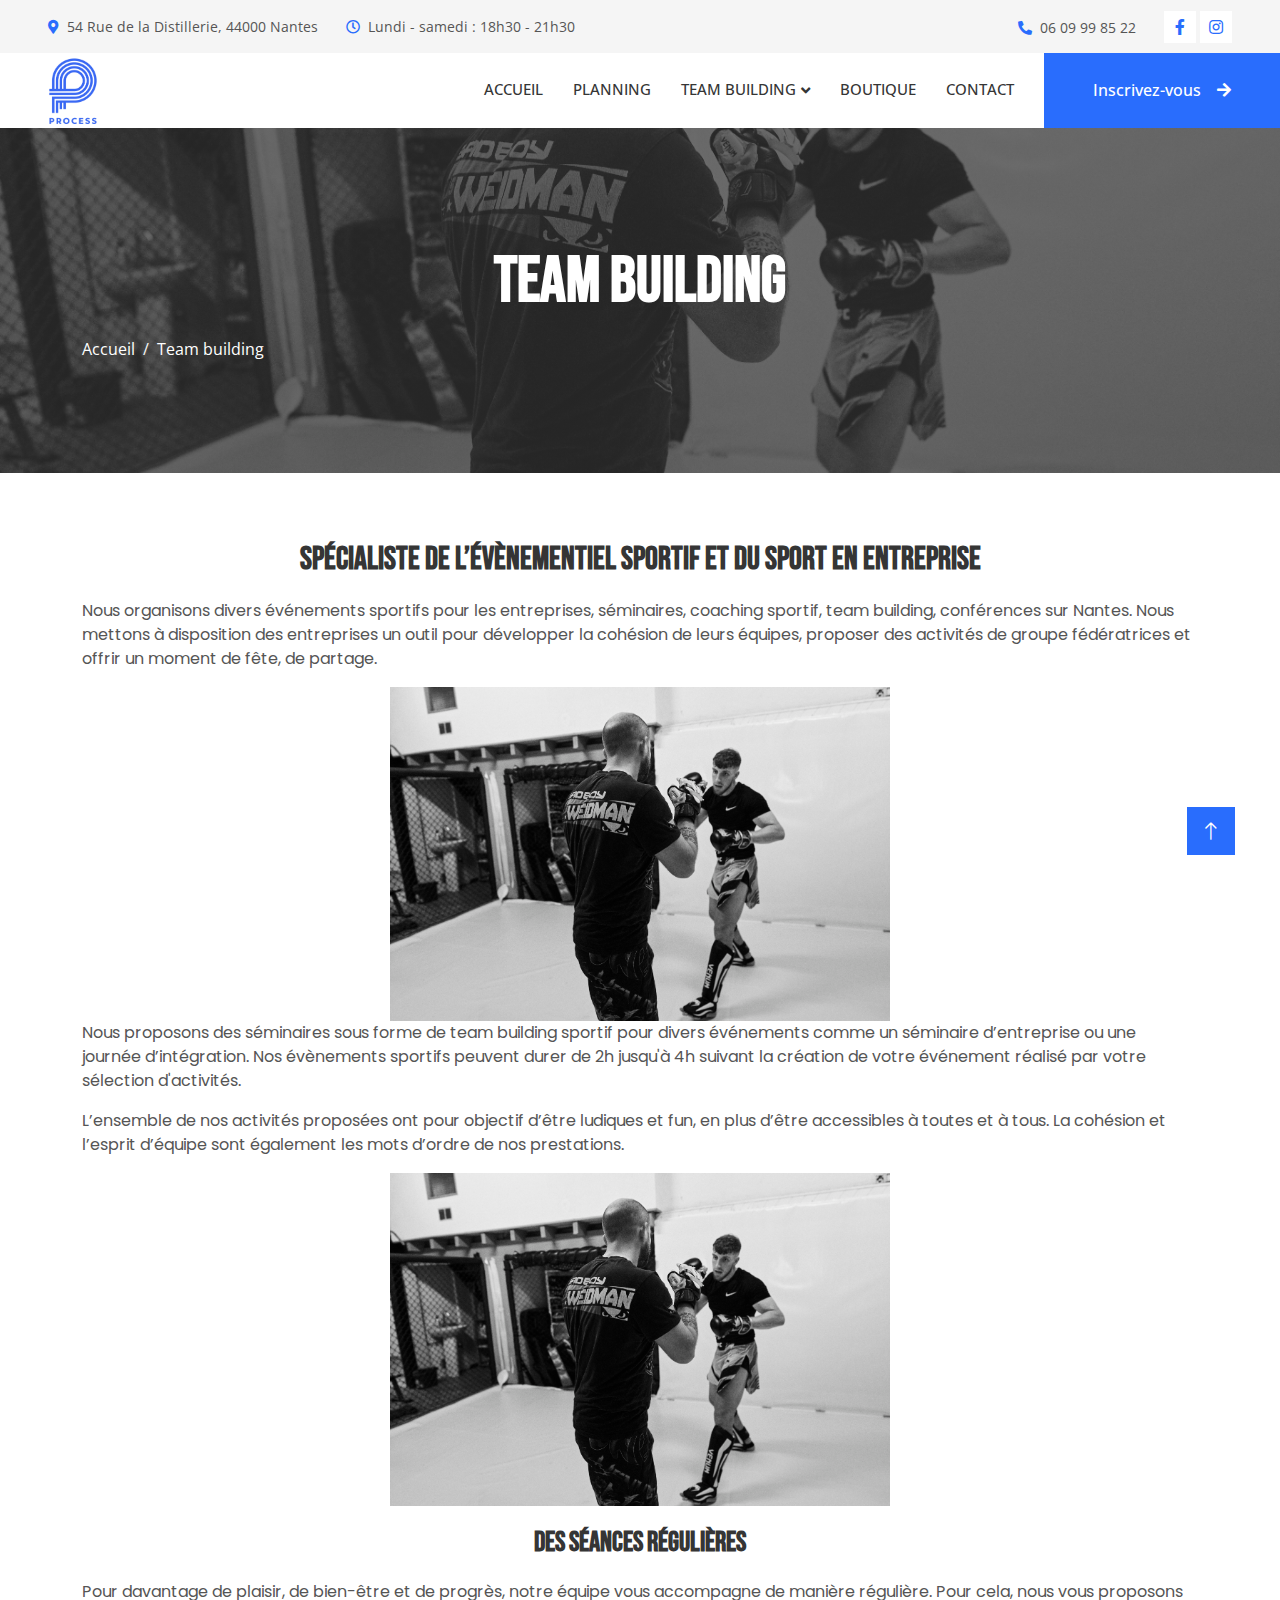
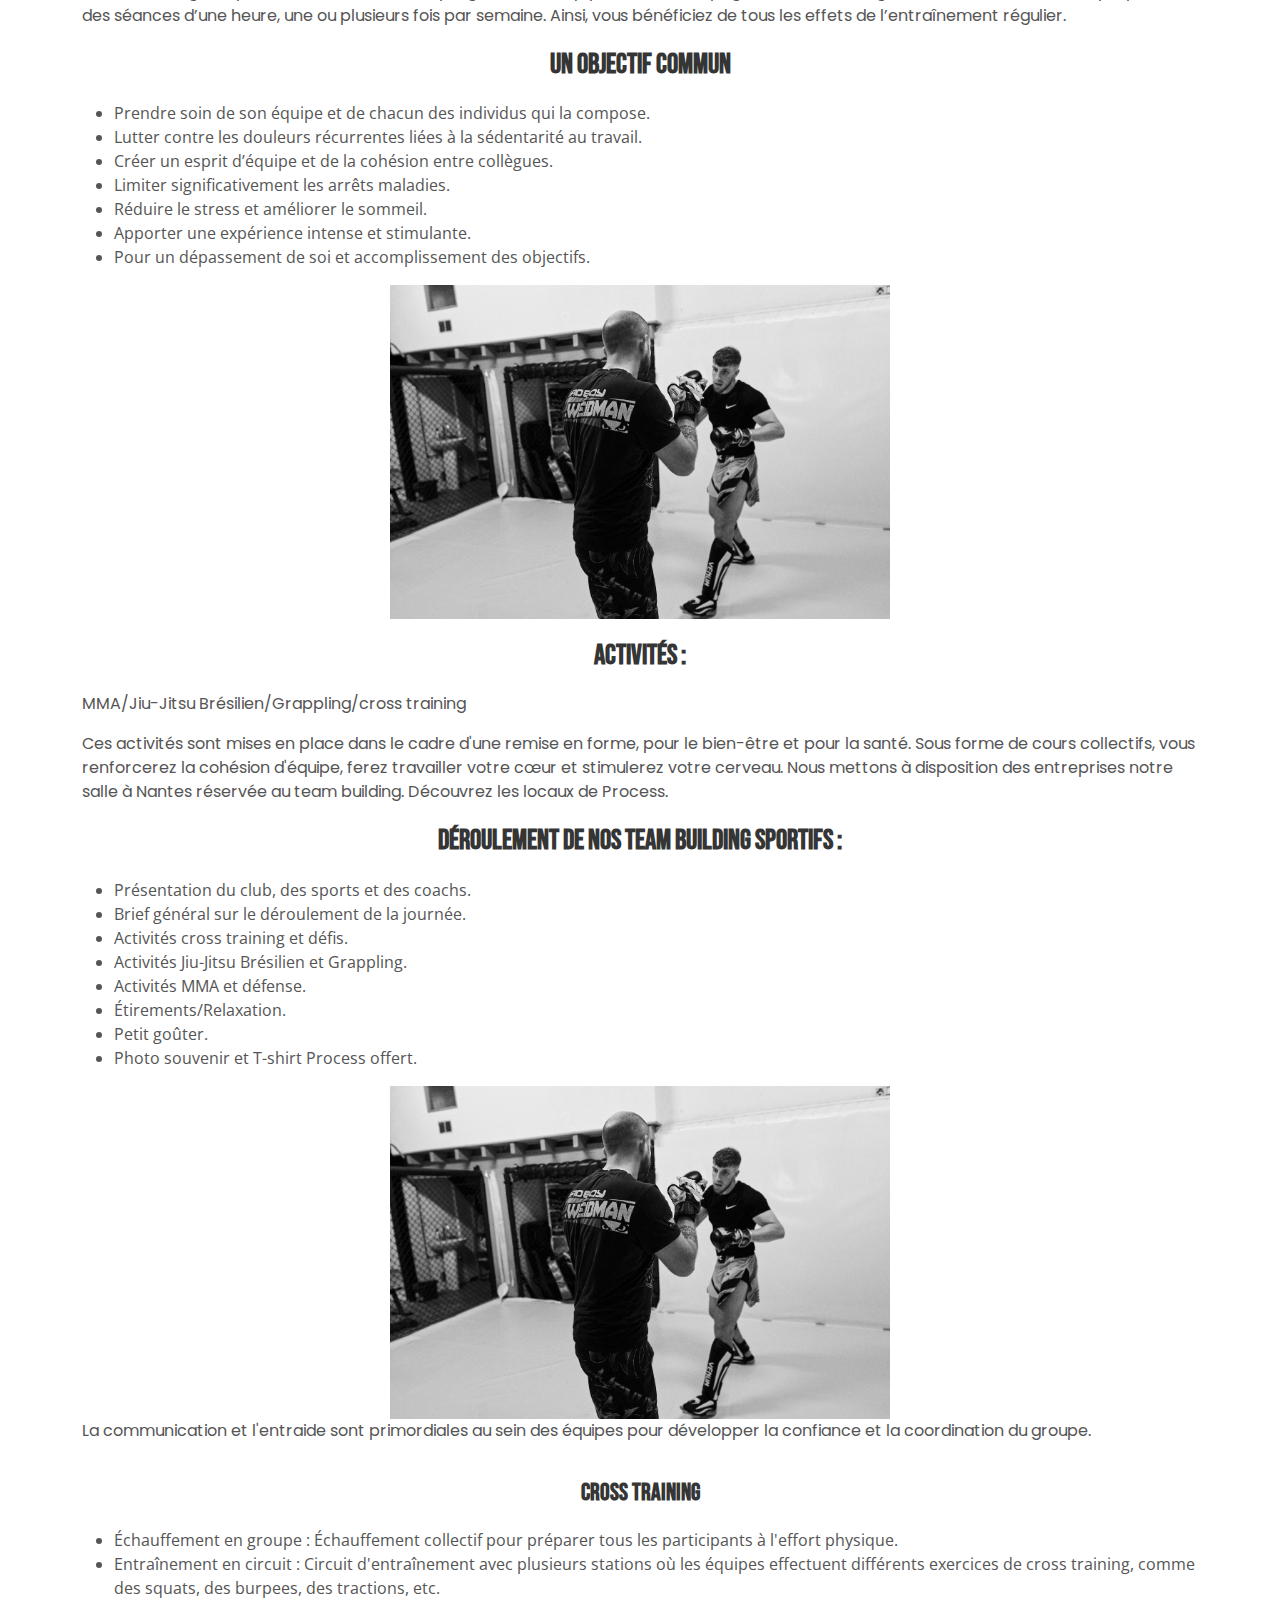
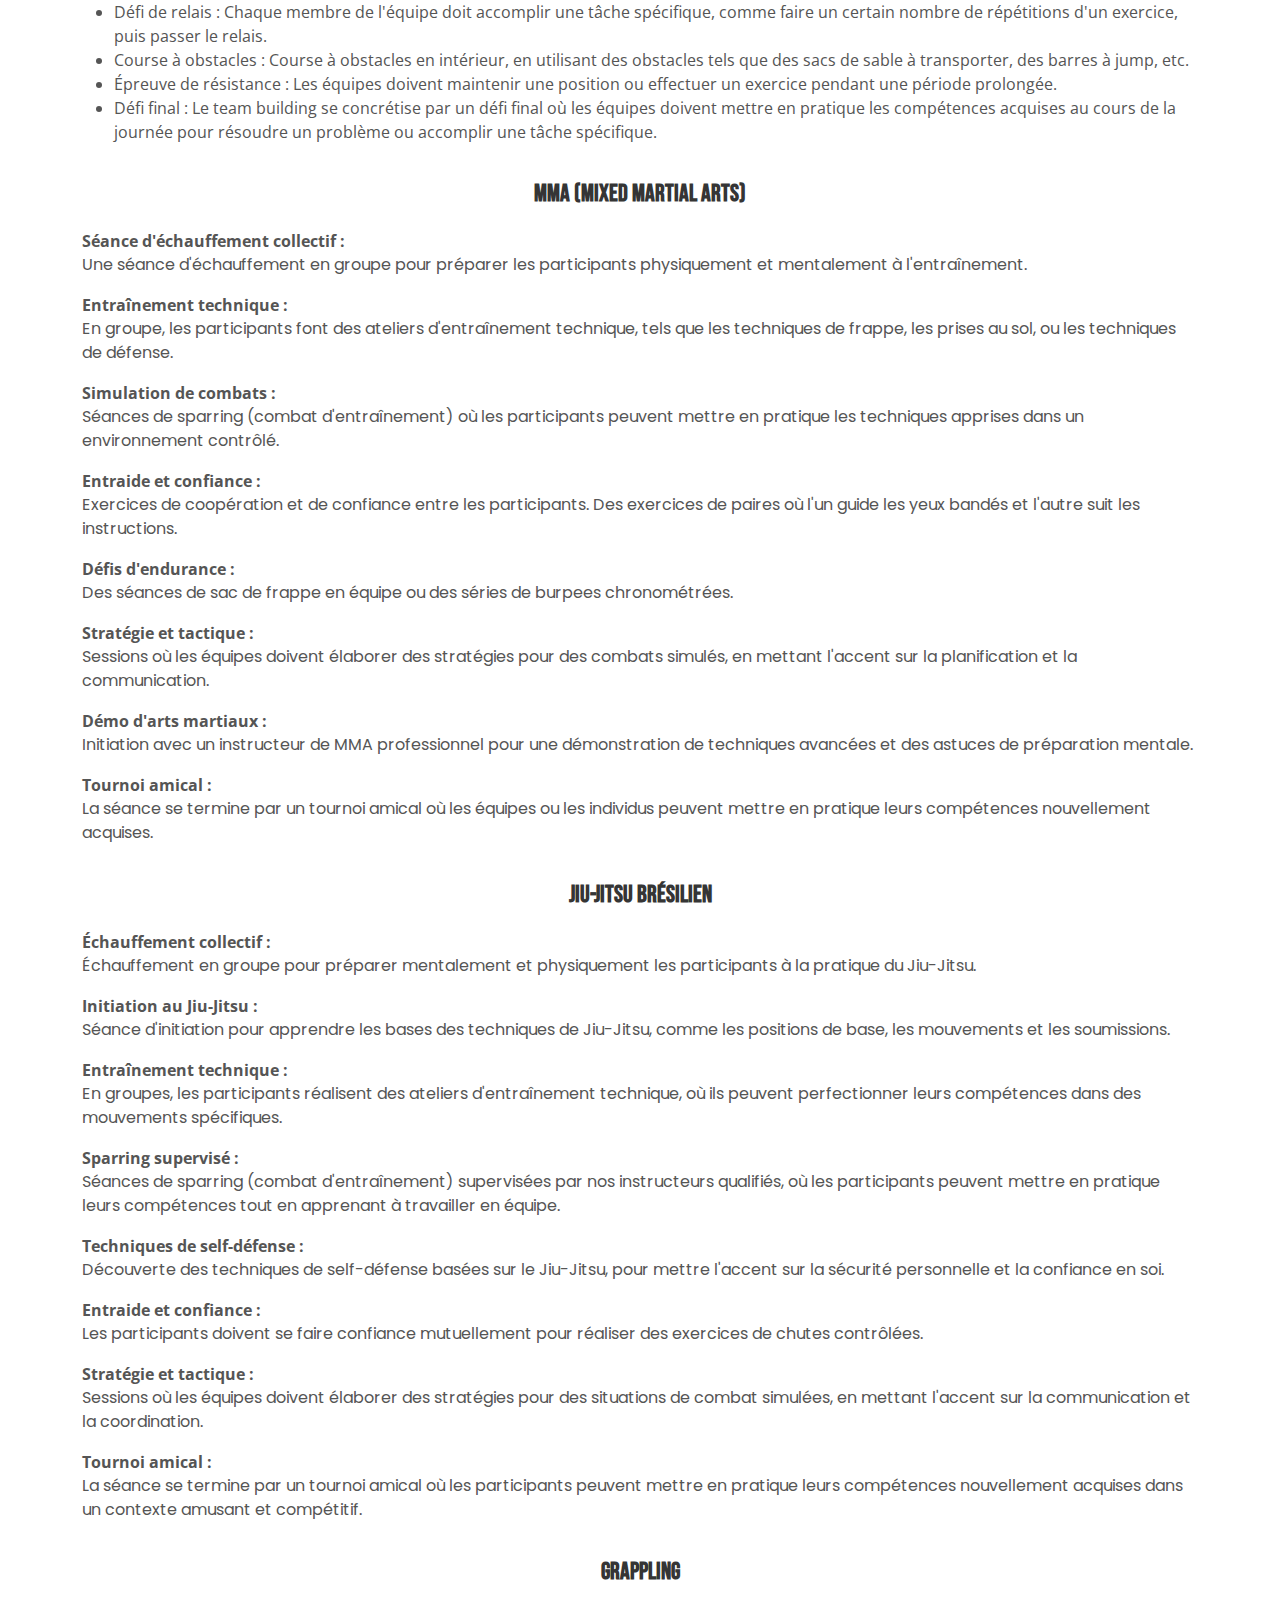
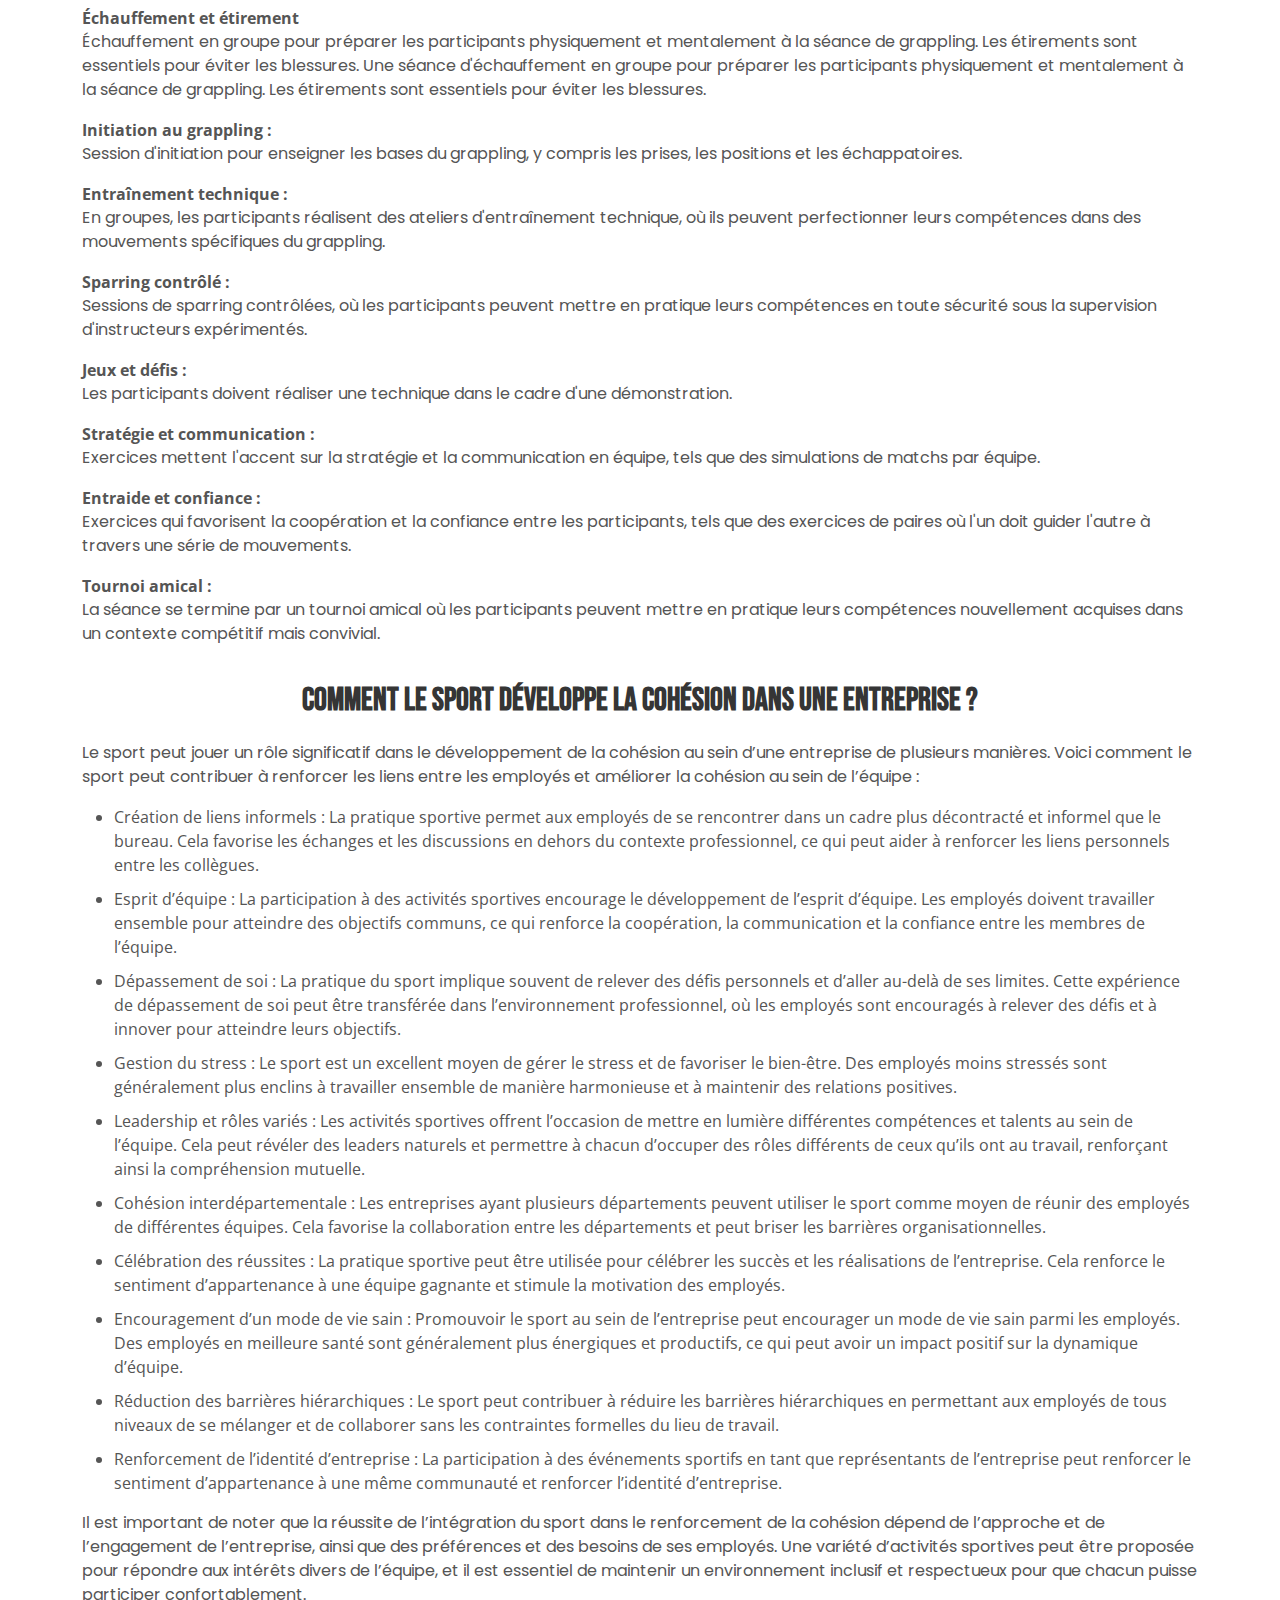
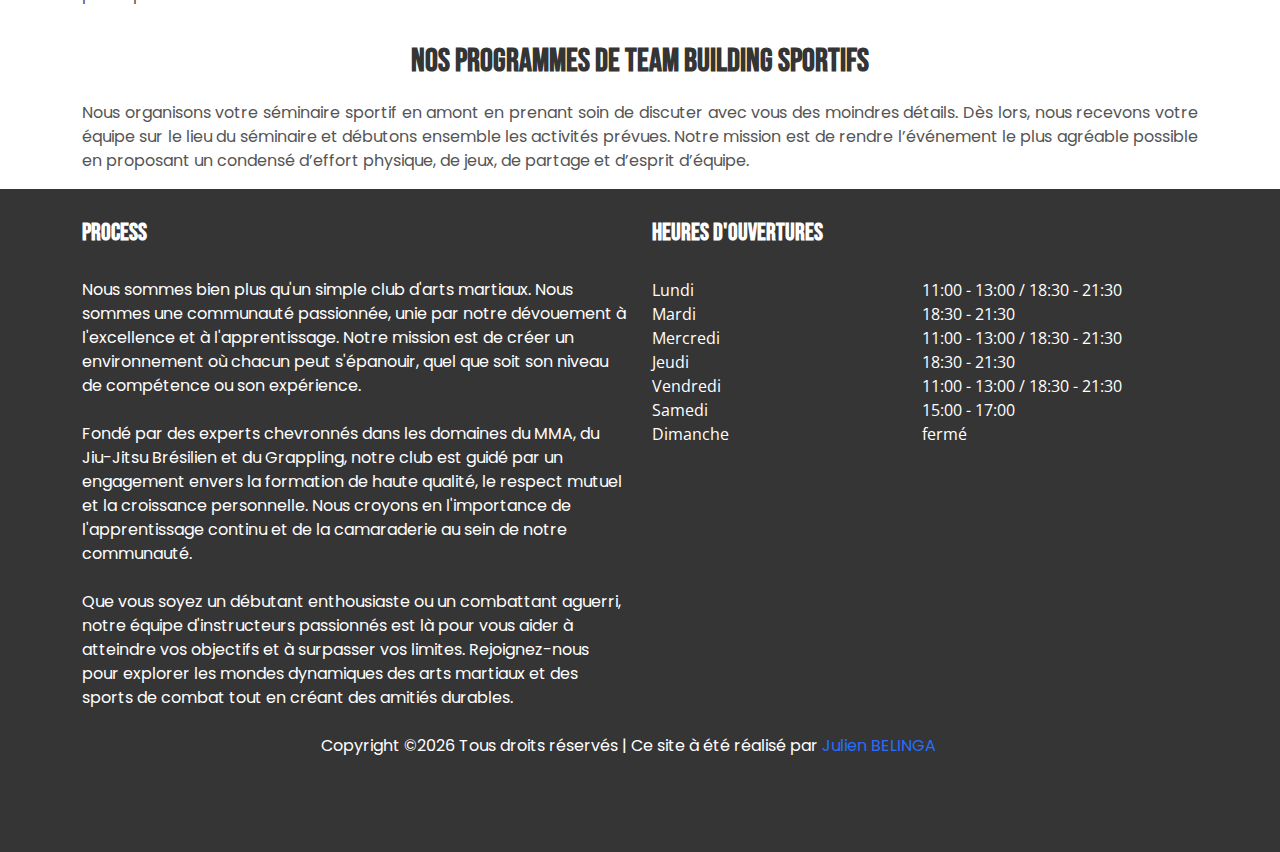
<file: team.html>
<!DOCTYPE html>
<html lang="en">

<head>
    <meta charset="utf-8">
    <title>Process</title>
    <meta content="width=device-width, initial-scale=1.0" name="viewport">
    <meta content="" name="keywords">
    <meta content="" name="description">

    <!-- Favicon -->
    <link href="img/logo.png" rel="icon">

    <!-- Google Web Fonts -->
    <link rel="preconnect" href="https://fonts.googleapis.com">
    <link rel="preconnect" href="https://fonts.gstatic.com" crossorigin>
    <link href="https://fonts.googleapis.com/css2?family=Open+Sans:wght@400;500&family=Roboto:wght@500;700;900&display=swap" rel="stylesheet"> 

    <!-- Icon Font Stylesheet -->
    <link href="https://cdnjs.cloudflare.com/ajax/libs/font-awesome/5.10.0/css/all.min.css" rel="stylesheet">
    <link href="https://cdn.jsdelivr.net/npm/bootstrap-icons@1.4.1/font/bootstrap-icons.css" rel="stylesheet">

    <!-- Libraries Stylesheet -->
    <link href="lib/animate/animate.min.css" rel="stylesheet">
    <link href="lib/owlcarousel/assets/owl.carousel.min.css" rel="stylesheet">
    <link href="lib/lightbox/css/lightbox.min.css" rel="stylesheet">

    <!-- Customized Bootstrap Stylesheet -->
    <link href="css/bootstrap.min.css" rel="stylesheet">

    <!-- Template Stylesheet -->
    <link href="css/style.css" rel="stylesheet">
</head>

<body>
    <!-- Spinner Start -->
    <div id="spinner" class="show bg-white position-fixed translate-middle w-100 vh-100 top-50 start-50 d-flex align-items-center justify-content-center">
        <div class="spinner-grow text-primary" style="width: 3rem; height: 3rem;" role="status">
            <span class="sr-only">Loading...</span>
        </div>
    </div>
    <!-- Spinner End -->


        <!-- Topbar Start -->
        <div class="container-fluid bg-light p-0">
            <div class="row gx-0 d-none d-lg-flex">
                <div class="col-lg-7 px-5 text-start">
                    <div class="h-100 d-inline-flex align-items-center py-3 me-4">
                        <small class="fa fa-map-marker-alt text-primary me-2"></small>
                        <small>54 Rue de la Distillerie, 44000 Nantes</small>
                    </div>
                    <div class="h-100 d-inline-flex align-items-center py-3">
                        <small class="far fa-clock text-primary me-2"></small>
                        <small>Lundi - samedi : 18h30 - 21h30</small>
                    </div>
                </div>
                <div class="col-lg-5 px-5 text-end">
                    <div class="h-100 d-inline-flex align-items-center py-3 me-4">
                        <small class="fa fa-phone-alt text-primary me-2"></small>
                        <small>06 09 99 85 22</small>
                    </div>
                    <div class="h-100 d-inline-flex align-items-center">
                        <a class="btn btn-sm-square bg-white text-primary me-1" href="https://www.facebook.com/people/WAR-MAT-JIU-JITSU/100063479082780/" target="_blank"><i class="fab fa-facebook-f"></i></a>
                        <a href="https://www.instagram.com/processjj/" class="btn btn-sm-square bg-white text-primary me-0" target="_blank"><i class="fab fa-instagram"></i></a>
                    </div>
                </div>
            </div>
        </div>
        <!-- Topbar End -->


    <!-- Navbar Start -->
    <nav class="navbar navbar-expand-lg bg-white navbar-light sticky-top p-0">
        <a href="index.html" class="navbar-brand d-flex align-items-center px-4 px-lg-5">
            <img alt="logo" src="img/logo1.png" width="50">
        </a>
        <button type="button" class="navbar-toggler me-4" data-bs-toggle="collapse" data-bs-target="#navbarCollapse">
            <span class="navbar-toggler-icon"></span>
        </button>
        <div class="collapse navbar-collapse" id="navbarCollapse">
            <ul class="navbar-nav ms-auto p-4 p-lg-0">
                <li class="nav-item">
                    <a href="index.html" class="nav-link">Accueil</a>
                </li>
                <li class="nav-item">
                    <a href="planning.html" class="nav-link">Planning</a>
                </li>
                <li class="nav-item dropdown"> <!-- Ajout de la classe "dropdown" -->
                    <a href="#" class="nav-link dropdown-toggle" id="teamDropdown" role="button" data-bs-toggle="dropdown" aria-haspopup="true" aria-expanded="false">Team building</a>
                    <div class="dropdown-menu" aria-labelledby="teamDropdown">
                        <a class="dropdown-item" href="team-about.html">à propos du Team Building</a>
                        <a class="dropdown-item" href="team-activities.html">les activités proposées</a>
                        <a class="dropdown-item" href="team-benefit.html">Les bénéfices du Team Building</a>
                    </div>
                </li>
                <li class="nav-item">
                    <a href="shop.html" class="nav-link">Boutique</a>
                </li>
                <li class="nav-item">
                    <a href="contact.html" class="nav-link">Contact</a>
                </li>
            </ul>
            <a href="https://www.helloasso.com/associations/process-jiujitsu/adhesions/process-inscription-1" class="btn btn-primary py-4 px-lg-5 d-none d-lg-block">Inscrivez-vous<i class="fa fa-arrow-right ms-3"></i></a>
        </div>
    </nav>
    
    <!-- Navbar End -->


    <!-- Page Header Start -->
    <div class="container-fluid page-header py-5 mb-5">
        <div class="container py-5">
            <h1 class="display-3 text-white mb-3 animated slideInDown">Team building</h1>
            <nav aria-label="breadcrumb animated slideInDown">
                <ol class="breadcrumb">
                    <li class="breadcrumb-item"><a class="text-white" href="#">Accueil</a></li>
                    <li class="breadcrumb-item text-white active" aria-current="page">Team building</li>
                </ol>
            </nav>
        </div>
    </div>
    <!-- Page Header End -->


   <!-- Team Start -->
   <!-- Team Building Section Start -->
<section class="team-building-section">
    <div class="container">
        <div class="row">
            <div class="col-md-12">
                <h2 class="section-title">Spécialiste de l’évènementiel sportif et du sport en entreprise</h2>
                <p>Nous organisons divers événements sportifs pour les entreprises, séminaires, coaching sportif, team building, conférences sur Nantes. Nous mettons à disposition des entreprises un outil pour développer la cohésion de leurs équipes, proposer des activités de groupe fédératrices et offrir un moment de fête, de partage.</p>
            </div>
        </div>
        <div class="row">
            <div class="col-md-12 text-center">
                <img class="img-fluid" src="img/carousel-1.jpg" alt="" width="500">
            </div>
        </div>
        <div class="row">
            <div class="col-md-12">
                <p>Nous proposons des séminaires sous forme de team building sportif pour divers événements comme un séminaire d’entreprise ou une journée d’intégration. Nos évènements sportifs peuvent durer de 2h jusqu'à 4h suivant la création de votre événement réalisé par votre sélection d'activités.</p>
                <p>L’ensemble de nos activités proposées ont pour objectif d’être ludiques et fun, en plus d’être accessibles à toutes et à tous. La cohésion et l’esprit d’équipe sont également les mots d’ordre de nos prestations.</p>
            </div>
        </div>
        <div class="row">
            <div class="col-md-12 text-center">
                <img class="img-fluid" src="img/carousel-1.jpg" alt="" width="500">
            </div>
        </div>
        <div class="row">
            <div class="col-md-12">
                <h3>Des séances régulières</h3>
                <p>Pour davantage de plaisir, de bien-être et de progrès, notre équipe vous accompagne de manière régulière. Pour cela, nous vous proposons des séances d’une heure, une ou plusieurs fois par semaine. Ainsi, vous bénéficiez de tous les effets de l’entraînement régulier.</p>
                <h3>Un objectif commun</h3>
                <ul>
                    <li>Prendre soin de son équipe et de chacun des individus qui la compose.</li>
                    <li>Lutter contre les douleurs récurrentes liées à la sédentarité au travail.</li>
                    <li>Créer un esprit d’équipe et de la cohésion entre collègues.</li>
                    <li>Limiter significativement les arrêts maladies.</li>
                    <li>Réduire le stress et améliorer le sommeil.</li>
                    <li>Apporter une expérience intense et stimulante.</li>
                    <li>Pour un dépassement de soi et accomplissement des objectifs.</li>
                </ul>
            </div>
        </div>
        <div class="row">
            <div class="col-md-12 text-center">
                <img class="img-fluid" src="img/carousel-1.jpg" alt="" width="500">
            </div>
        </div>
        <div class="row">
            <div class="col-md-12">
                <h3>Activités :</h3>
                <p>MMA/Jiu-Jitsu Brésilien/Grappling/cross training</p>
                <p>Ces activités sont mises en place dans le cadre d'une remise en forme, pour le bien-être et pour la santé. Sous forme de cours collectifs, vous renforcerez la cohésion d'équipe, ferez travailler votre cœur et stimulerez votre cerveau. Nous mettons à disposition des entreprises notre salle à Nantes réservée au team building. Découvrez les locaux de Process.</p>
                <h3>Déroulement de nos Team Building sportifs :</h3>
                <ul>
                    <li>Présentation du club, des sports et des coachs.</li>
                    <li>Brief général sur le déroulement de la journée.</li>
                    <li>Activités cross training et défis.</li>
                    <li>Activités Jiu-Jitsu Brésilien et Grappling.</li>
                    <li>Activités MMA et défense.</li>
                    <li>Étirements/Relaxation.</li>
                    <li>Petit goûter.</li>
                    <li>Photo souvenir et T-shirt Process offert.</li>
                </ul>
            </div>
        </div>
        <div class="row">
            <div class="col-md-12 text-center">
                <img class="img-fluid" src="img/carousel-1.jpg" alt="" width="500">
            </div>
        </div>
        <div class="row">
            <div class="col-md-12">
                <p>La communication et l'entraide sont primordiales au sein des équipes pour développer la confiance et la coordination du groupe.</p>
            </div>
        </div>
        <div class="row">
            <div class="col-md-12">
                <h4>cross training</h4>
                <ul>
                    <li>Échauffement en groupe : Échauffement collectif pour préparer tous les participants à l'effort physique.</li>
                    <li>Entraînement en circuit : Circuit d'entraînement avec plusieurs stations où les équipes effectuent différents exercices de cross training, comme des squats, des burpees, des tractions, etc.</li>
                    <li>Défi de relais : Chaque membre de l'équipe doit accomplir une tâche spécifique, comme faire un certain nombre de répétitions d'un exercice, puis passer le relais.</li>
                    <li>Course à obstacles : Course à obstacles en intérieur, en utilisant des obstacles tels que des sacs de sable à transporter, des barres à jump, etc.</li>
                    <li>Épreuve de résistance : Les équipes doivent maintenir une position ou effectuer un exercice pendant une période prolongée.</li>
                    <li>Défi final : Le team building se concrétise par un défi final où les équipes doivent mettre en pratique les compétences acquises au cours de la journée pour résoudre un problème ou accomplir une tâche spécifique.</li>
                </ul>
            </div>
        </div>
        <div class="row">
            <div class="col-md-12">
                <h4>MMA (Mixed Martial Arts)</h4>

                <strong>Séance d'échauffement collectif :</strong>
                <p>Une séance d'échauffement en groupe pour préparer les participants physiquement et mentalement à l'entraînement.</p>
        
                <strong>Entraînement technique :</strong>
                <p>En groupe, les participants font des ateliers d'entraînement technique, tels que les techniques de frappe, les prises au sol, ou les techniques de défense.</p>
        
                <strong>Simulation de combats :</strong>
                <p>Séances de sparring (combat d'entraînement) où les participants peuvent mettre en pratique les techniques apprises dans un environnement contrôlé.</p>
        
                <strong>Entraide et confiance :</strong>
                <p>Exercices de coopération et de confiance entre les participants. Des exercices de paires où l'un guide les yeux bandés et l'autre suit les instructions.</p>
        
                <strong>Défis d'endurance :</strong>
                <p>Des séances de sac de frappe en équipe ou des séries de burpees chronométrées.</p>
        
                <strong>Stratégie et tactique :</strong>
                <p>Sessions où les équipes doivent élaborer des stratégies pour des combats simulés, en mettant l'accent sur la planification et la communication.</p>
        
                <strong>Démo d'arts martiaux :</strong>
                <p>Initiation avec un instructeur de MMA professionnel pour une démonstration de techniques avancées et des astuces de préparation mentale.</p>
        
                <strong>Tournoi amical :</strong>
                <p>La séance se termine par un tournoi amical où les équipes ou les individus peuvent mettre en pratique leurs compétences nouvellement acquises.</p>
            </div>
        </div>
        
        <div class="row">
            <div class="col-md-12">
                <h4>Jiu-Jitsu brésilien</h4>
                <strong>Échauffement collectif :</strong>
                <p>Échauffement en groupe pour préparer mentalement et physiquement les participants à la pratique du Jiu-Jitsu.</p>

                <strong>Initiation au Jiu-Jitsu :</strong>
                <p>Séance d'initiation pour apprendre les bases des techniques de Jiu-Jitsu, comme les positions de base, les mouvements et les soumissions.</p>

                <strong>Entraînement technique :</strong>
                <p>En groupes, les participants réalisent des ateliers d'entraînement technique, où ils peuvent perfectionner leurs compétences dans des mouvements spécifiques.</p>

                <strong>Sparring supervisé :</strong>
                <p>Séances de sparring (combat d'entraînement) supervisées par nos instructeurs qualifiés, où les participants peuvent mettre en pratique leurs compétences tout en apprenant à travailler en équipe.</p>

                <strong>Techniques de self-défense :</strong>
                <p>Découverte des techniques de self-défense basées sur le Jiu-Jitsu, pour mettre l'accent sur la sécurité personnelle et la confiance en soi.</p>

                <strong>Entraide et confiance :</strong>
                <p>Les participants doivent se faire confiance mutuellement pour réaliser des exercices de chutes contrôlées.</p>

                <strong>Stratégie et tactique :</strong>
                <p>Sessions où les équipes doivent élaborer des stratégies pour des situations de combat simulées, en mettant l'accent sur la communication et la coordination.</p>

                <strong>Tournoi amical :</strong>
                <p>La séance se termine par un tournoi amical où les participants peuvent mettre en pratique leurs compétences nouvellement acquises dans un contexte amusant et compétitif.</p>
            </div>
        </div>

        <div class="row">
            <div class="col-md-12">
                <h4>Grappling</h4>
                <strong>Échauffement et étirement</strong>
                <p>Échauffement en groupe pour préparer les participants physiquement et mentalement à la séance de grappling. Les étirements sont essentiels pour éviter les blessures.
                Une séance d'échauffement en groupe pour préparer les participants physiquement et mentalement à la séance de grappling. Les étirements sont essentiels pour éviter les blessures.</p>
        
                <strong>Initiation au grappling :</strong>
                <p>Session d'initiation pour enseigner les bases du grappling, y compris les prises, les positions et les échappatoires.</p>
        
                <strong>Entraînement technique :</strong>
                <p>En groupes, les participants réalisent des ateliers d'entraînement technique, où ils peuvent perfectionner leurs compétences dans des mouvements spécifiques du grappling.</p>
        
                <strong>Sparring contrôlé :</strong>
                <p>Sessions de sparring contrôlées, où les participants peuvent mettre en pratique leurs compétences en toute sécurité sous la supervision d'instructeurs expérimentés.</p>
        
                <strong>Jeux et défis :</strong>
                <p>Les participants doivent réaliser une technique dans le cadre d'une démonstration.</p>
        
                <strong>Stratégie et communication :</strong>
                <p>Exercices mettent l'accent sur la stratégie et la communication en équipe, tels que des simulations de matchs par équipe.</p>
        
                <strong>Entraide et confiance :</strong>
                <p>Exercices qui favorisent la coopération et la confiance entre les participants, tels que des exercices de paires où l'un doit guider l'autre à travers une série de mouvements.</p>
        
                <strong>Tournoi amical :</strong>
                <p>La séance se termine par un tournoi amical où les participants peuvent mettre en pratique leurs compétences nouvellement acquises dans un contexte compétitif mais convivial.</p>
            </div>
        </div>
    </div>
</section>
<!-- Team Building Section End -->

<!-- Cohesion Benefits Section Start -->
<section class="cohesion-benefits-section">
    <div class="container">
        <div class="row">
            <div class="col-md-12">
                <h2 class="section-title">Comment le sport développe la cohésion dans une entreprise ?</h2>
                <p>Le sport peut jouer un rôle significatif dans le développement de la cohésion au sein d’une entreprise de plusieurs manières. Voici comment le sport peut contribuer à renforcer les liens entre les employés et améliorer la cohésion au sein de l’équipe :</p>
                <ul>
                    <li>Création de liens informels : La pratique sportive permet aux employés de se rencontrer dans un cadre plus décontracté et informel que le bureau. Cela favorise les échanges et les discussions en dehors du contexte professionnel, ce qui peut aider à renforcer les liens personnels entre les collègues.</li>
                    <li>Esprit d’équipe : La participation à des activités sportives encourage le développement de l’esprit d’équipe. Les employés doivent travailler ensemble pour atteindre des objectifs communs, ce qui renforce la coopération, la communication et la confiance entre les membres de l’équipe.</li>
                    <li>Dépassement de soi : La pratique du sport implique souvent de relever des défis personnels et d’aller au-delà de ses limites. Cette expérience de dépassement de soi peut être transférée dans l’environnement professionnel, où les employés sont encouragés à relever des défis et à innover pour atteindre leurs objectifs.</li>
                    <li>Gestion du stress : Le sport est un excellent moyen de gérer le stress et de favoriser le bien-être. Des employés moins stressés sont généralement plus enclins à travailler ensemble de manière harmonieuse et à maintenir des relations positives.</li>
                    <li>Leadership et rôles variés : Les activités sportives offrent l’occasion de mettre en lumière différentes compétences et talents au sein de l’équipe. Cela peut révéler des leaders naturels et permettre à chacun d’occuper des rôles différents de ceux qu’ils ont au travail, renforçant ainsi la compréhension mutuelle.</li>
                    <li>Cohésion interdépartementale : Les entreprises ayant plusieurs départements peuvent utiliser le sport comme moyen de réunir des employés de différentes équipes. Cela favorise la collaboration entre les départements et peut briser les barrières organisationnelles.</li>
                    <li>Célébration des réussites : La pratique sportive peut être utilisée pour célébrer les succès et les réalisations de l’entreprise. Cela renforce le sentiment d’appartenance à une équipe gagnante et stimule la motivation des employés.</li>
                    <li>Encouragement d’un mode de vie sain : Promouvoir le sport au sein de l’entreprise peut encourager un mode de vie sain parmi les employés. Des employés en meilleure santé sont généralement plus énergiques et productifs, ce qui peut avoir un impact positif sur la dynamique d’équipe.</li>
                    <li>Réduction des barrières hiérarchiques : Le sport peut contribuer à réduire les barrières hiérarchiques en permettant aux employés de tous niveaux de se mélanger et de collaborer sans les contraintes formelles du lieu de travail.</li>
                    <li>Renforcement de l’identité d’entreprise : La participation à des événements sportifs en tant que représentants de l’entreprise peut renforcer le sentiment d’appartenance à une même communauté et renforcer l’identité d’entreprise.</li>
                </ul>
                <p>Il est important de noter que la réussite de l’intégration du sport dans le renforcement de la cohésion dépend de l’approche et de l’engagement de l’entreprise, ainsi que des préférences et des besoins de ses employés. Une variété d’activités sportives peut être proposée pour répondre aux intérêts divers de l’équipe, et il est essentiel de maintenir un environnement inclusif et respectueux pour que chacun puisse participer confortablement.</p>
                </ul>
            </div>
        </div>
    </div>
</section>
<!-- Cohesion Benefits Section End -->

<!-- About Us Section Start -->
<section class="about-us-section">
    <div class="container">
        <div class="row">
            <div class="col-md-12">
                <h2 class="section-title">Nos Programmes de team building sportifs</h2>
                <p>Nous organisons votre séminaire sportif en amont en prenant soin de discuter avec vous des moindres détails. Dès lors, nous recevons votre équipe sur le lieu du séminaire et débutons ensemble les activités prévues. Notre mission est de rendre l’événement le plus agréable possible en proposant un condensé d’effort physique, de jeux, de partage et d’esprit d’équipe.</p>
            </div>
        </div>
    </div>
</section>
<!-- About Us Section End -->

    <!-- Team End -->
        

   <!-- Footer Start -->
   <footer class="ftco-footer ftco-bg-dark ftco-section">
    <div class="container">
      <div class="row mb-5">
        <div class="col-md-6 col-lg-6">
          <div class="ftco-footer-widget mb-4">
            <h2 class="ftco-heading-2">Process</h2>
            <p>Nous sommes bien plus qu'un simple club d'arts martiaux. Nous sommes une communauté passionnée, unie par notre dévouement à l'excellence et à l'apprentissage. Notre mission est de créer un environnement où chacun peut s'épanouir, quel que soit son niveau de compétence ou son expérience.</br></br>
                Fondé par des experts chevronnés dans les domaines du MMA, du Jiu-Jitsu Brésilien et du Grappling, notre club est guidé par un engagement envers la formation de haute qualité, le respect mutuel et la croissance personnelle. Nous croyons en l'importance de l'apprentissage continu et de la camaraderie au sein de notre communauté.</br></br>
                Que vous soyez un débutant enthousiaste ou un combattant aguerri, notre équipe d'instructeurs passionnés est là pour vous aider à atteindre vos objectifs et à surpasser vos limites. Rejoignez-nous pour explorer les mondes dynamiques des arts martiaux et des sports de combat tout en créant des amitiés durables.</p>
            <ul class="ftco-footer-social list-unstyled float-md-left float-lft mt-3">
              <li class="ftco-animate"><a target="_blank" href="https://www.facebook.com/auxplaisirsdemodes/"><span class="icon-facebook"></span></a></li>
              <li class="ftco-animate"><a target="_blank" href="https://www.instagram.com/processjj/"><span class="icon-instagram"></span></a></li>
            </ul>
          </div>
        </div>
        <div class="col-md-6 col-lg-6">
          <div class="ftco-footer-widget mb-4">
            <h2 class="ftco-heading-2">Heures d'ouvertures</h2>
            <ul class="list-unstyled open-hours">
                <li class="d-flex"><span style="width: 270px">Lundi</span><span>11:00 - 13:00 / 18:30 - 21:30</span></li>
                <li class="d-flex"><span style="width: 270px">Mardi</span><span>18:30 - 21:30</span></li>
                <li class="d-flex"><span style="width: 270px">Mercredi</span><span>11:00 - 13:00 / 18:30 - 21:30</span></li>
                <li class="d-flex"><span style="width: 270px">Jeudi</span><span>18:30 - 21:30</span></li>
                <li class="d-flex"><span style="width: 270px">Vendredi</span><span>11:00 - 13:00 / 18:30 - 21:30</span></li>
                <li class="d-flex"><span style="width: 270px">Samedi</span><span>15:00 - 17:00</span></li>
                <li class="d-flex"><span style="width: 270px">Dimanche</span><span>fermé</span></li>
            </ul>
          </div>
        </div>
      <div class="row">
        <div class="col-md-12 text-center">
          <p>
            Copyright &copy;<script>document.write(new Date().getFullYear());</script> Tous droits réservés | Ce site à été réalisé par <a href="https://julien-belinga.fr" target="_blank">Julien BELINGA</a>
            </p>
        </div>
      </div>
    </div>
  </footer>
<!-- Footer End -->


    <!-- Back to Top -->
    <a href="#" class="btn btn-lg btn-primary btn-lg-square rounded-0 back-to-top"><i class="bi bi-arrow-up"></i></a>


    <!-- JavaScript Libraries -->
    <script src="https://code.jquery.com/jquery-3.4.1.min.js"></script>
    <script src="https://cdn.jsdelivr.net/npm/bootstrap@5.0.0/dist/js/bootstrap.bundle.min.js"></script>
    <script src="lib/wow/wow.min.js"></script>
    <script src="lib/easing/easing.min.js"></script>
    <script src="lib/waypoints/waypoints.min.js"></script>
    <script src="lib/counterup/counterup.min.js"></script>
    <script src="lib/owlcarousel/owl.carousel.min.js"></script>
    <script src="lib/isotope/isotope.pkgd.min.js"></script>
    <script src="lib/lightbox/js/lightbox.min.js"></script>

    <!-- Template Javascript -->
    <script src="js/main.js"></script>
</body>

</html>
</file>
<file: css/style.css>
@font-face {
    font-family: 'Poppins';
    src: url('../fonts/Poppins-Regular.ttf') format('truetype');
}

@font-face {
    font-family: 'Bebas-Neue';
    src: url('../fonts/BebasNeue-Regular.ttf') format('truetype');
}

p{
    font-family: 'Poppins', sans-serif;
}

h1,h2,h3,h4,h5,h6{
    font-family: 'Bebas-Neue', sans-serif;
}


/********** Template CSS **********/
:root {
    --primary:  #296DFD;
    --light: #F5F5F5;
    --dark: #353535;
}

.fw-medium {
    font-weight: 500 !important;
}

.fw-bold {
    font-weight: 700 !important;
}

.fw-black {
    font-weight: 900 !important;
}

.back-to-top {
    position: fixed;
    display: none;
    right: 45px;
    bottom: 45px;
    z-index: 99;
}


/*** Spinner ***/
#spinner {
    opacity: 0;
    visibility: hidden;
    transition: opacity .5s ease-out, visibility 0s linear .5s;
    z-index: 99999;
}

#spinner.show {
    transition: opacity .5s ease-out, visibility 0s linear 0s;
    visibility: visible;
    opacity: 1;
}


/*** Button ***/
.btn {
    font-weight: 500;
    transition: .5s;
}

.btn.btn-primary,
.btn.btn-secondary {
    color: #FFFFFF;
}

.btn-square {
    width: 38px;
    height: 38px;
}

.btn-sm-square {
    width: 32px;
    height: 32px;
}

.btn-lg-square {
    width: 48px;
    height: 48px;
}

.btn-square,
.btn-sm-square,
.btn-lg-square {
    padding: 0;
    display: flex;
    align-items: center;
    justify-content: center;
    font-weight: normal;
}

/*** Navbar ***/
.navbar .dropdown-toggle::after {
    border: none;
    content: "\f107";
    font-family: "Font Awesome 5 Free";
    font-weight: 900;
    vertical-align: middle;
    margin-left: 8px;
}

.navbar-light .navbar-nav .nav-link {
    margin-right: 30px;
    padding: 25px 0;
    color: #FFFFFF;
    font-size: 15px;
    font-weight: 500;
    text-transform: uppercase;
    outline: none;
}

.navbar-light .navbar-nav .nav-link:hover,
.navbar-light .navbar-nav .nav-link.active {
    color: var(--primary);
}

@media (max-width: 991.98px) {
    .navbar-light .navbar-nav .nav-link  {
        margin-right: 0;
        padding: 10px 0;
    }

    .navbar-light .navbar-nav {
        border-top: 1px solid #EEEEEE;
    }
  
    #ctn-about, #ctn-jjb, #ctn-quote{
        display: flex;
        flex-direction: column-reverse;
    }

    #img-jjb, #img-quote{
        height: 0 !important;
    }

    #img-about{
        display: none;
    }
}

.navbar-light .navbar-brand,
.navbar-light a.btn {
    height: 75px;
}

.navbar-light .navbar-nav .nav-link {
    color: var(--dark);
    font-weight: 500;
}

.navbar-light.sticky-top {
    top: -100px;
    transition: .5s;
}

@media (min-width: 992px) {
    .navbar .nav-item .dropdown-menu {
        display: block;
        border: none;
        margin-top: 0;
        top: 150%;
        opacity: 0;
        visibility: hidden;
        transition: .5s;
    }

    .navbar .nav-item:hover .dropdown-menu {
        top: 100%;
        visibility: visible;
        transition: .5s;
        opacity: 1;
    }
}


/*** Header ***/
@media (max-width: 768px) {
    .header-carousel .owl-carousel-item {
        position: relative;
        min-height: 95vh;
    }
    
    .header-carousel .owl-carousel-item img {
        position: absolute;
        width: 100%;
        height: 100%;
        object-fit: cover;
    }

    .header-carousel .owl-carousel-item h5,
    .header-carousel .owl-carousel-item p {
        font-size: 14px !important;
        font-weight: 400 !important;
    }

    .header-carousel .owl-carousel-item h1 {
        font-size: 30px;
        font-weight: 600;
    }
}

.header-carousel .owl-nav {
    position: absolute;
    width: 200px;
    height: 45px;
    bottom: 30px;
    left: 50%;
    transform: translateX(-50%);
    display: flex;
    justify-content: space-between;
}

.header-carousel .owl-nav .owl-prev,
.header-carousel .owl-nav .owl-next {
    width: 45px;
    height: 45px;
    display: flex;
    align-items: center;
    justify-content: center;
    color: #FFFFFF;
    background: transparent;
    border: 1px solid #FFFFFF;
    font-size: 22px;
    transition: .5s;
}

.header-carousel .owl-nav .owl-prev:hover,
.header-carousel .owl-nav .owl-next:hover {
    background: var(--primary);
    border-color: var(--primary);
}

.header-carousel .owl-dots {
    position: absolute;
    height: 45px;
    bottom: 30px;
    left: 50%;
    transform: translateX(-50%);
    display: flex;
    align-items: center;
    justify-content: center;
}

.header-carousel .owl-dot {
    position: relative;
    display: inline-block;
    margin: 0 5px;
    width: 15px;
    height: 15px;
    background: transparent;
    border: 1px solid #FFFFFF;
    transition: .5s;
}

.header-carousel .owl-dot::after {
    position: absolute;
    content: "";
    width: 5px;
    height: 5px;
    top: 4px;
    left: 4px;
    background: transparent;
    border: 1px solid #FFFFFF;
}

.header-carousel .owl-dot.active {
    background: var(--primary);
    border-color: var(--primary);
}

.page-header {
    background: linear-gradient(rgba(53, 53, 53, .7), rgba(53, 53, 53, .7)), url(../img/carousel-1.jpg) center center no-repeat;
    background-size: cover;
}

.breadcrumb-item + .breadcrumb-item::before {
    color: var(--light);
}

.owl-nav, .owl-dots{
    display: none !important;
}

/*** Section Title ***/
.section-title h1 {
    position: relative;
    display: inline-block;
    padding: 0 60px;
    width: 100%;
}

.section-title h1::before {
    left: 0;
}

.section-title.text-start h1::before {
    display: none;
}


/*** About ***/
@media (min-width: 992px) {
    .container.about {
        max-width: 100% !important;
    }

    .about-text  {
        padding-right: calc(((100% - 960px) / 2) + .75rem);
    }
}

@media (min-width: 1200px) {
    .about-text  {
        padding-right: calc(((100% - 1140px) / 2) + .75rem);
    }
}

@media (min-width: 1400px) {
    .about-text  {
        padding-right: calc(((100% - 1320px) / 2) + .75rem);
    }
}


/*** Service ***/
.service-item img {
    transition: .5s;
}

.service-item:hover img {
    transform: scale(1.1);
}


/*** Feature ***/
@media (min-width: 992px) {
    .container.feature {
        max-width: 100% !important;
    }

    .feature-text  {
        padding-left: calc(((100% - 960px) / 2) + .75rem);
    }
}

@media (min-width: 1200px) {
    .feature-text  {
        padding-left: calc(((100% - 1140px) / 2) + .75rem);
    }
}

@media (min-width: 1400px) {
    .feature-text  {
        padding-left: calc(((100% - 1320px) / 2) + .75rem);
    }
}


/*** Project Portfolio ***/
#portfolio-flters li {
    display: inline-block;
    font-weight: 500;
    color: var(--dark);
    cursor: pointer;
    transition: .5s;
    border-bottom: 2px solid transparent;
}

#portfolio-flters li:hover,
#portfolio-flters li.active {
    color: var(--primary);
    border-color: var(--primary);
}

.portfolio-item img {
    transition: .5s;
}

.portfolio-item:hover img {
    transform: scale(1.1);
}

.portfolio-item .portfolio-overlay {
    position: absolute;
    display: flex;
    align-items: center;
    justify-content: center;
    width: 0;
    height: 0;
    bottom: 0;
    left: 50%;
    background: rgba(53, 53, 53, .7);
    transition: .5s;
}

.portfolio-item:hover .portfolio-overlay {
    width: 100%;
    height: 100%;
    left: 0;
}

.portfolio-item .portfolio-overlay .btn {
    opacity: 0;
}

.portfolio-item:hover .portfolio-overlay .btn {
    opacity: 1;
}


/*** Quote ***/
@media (min-width: 992px) {
    .container.quote {
        max-width: 100% !important;
    }

    .quote-text  {
        padding-right: calc(((100% - 960px) / 2) + .75rem);
    }
}

@media (min-width: 1200px) {
    .quote-text  {
        padding-right: calc(((100% - 1140px) / 2) + .75rem);
    }
}

@media (min-width: 1400px) {
    .quote-text  {
        padding-right: calc(((100% - 1320px) / 2) + .75rem);
    }
}


/*** Team ***/
.team-item img {
    transition: .5s;
}

.img-team{
    width: 100%;
    height: 350px;
    object-fit: cover;
    object-position: top;
}

.team-item:hover img {
    transform: scale(1.1);
}

.team-item .team-social {
    position: absolute;
    width: 38px;
    top: 50%;
    left: -38px;
    transform: translateY(-50%);
    display: flex;
    flex-direction: column;
    background: #FFFFFF;
    transition: .5s;
}

.team-item .team-social .btn {
    color: var(--primary);
    background: #FFFFFF;
}

.team-item .team-social .btn:hover {
    color: #FFFFFF;
    background: var(--primary);
}

.team-item:hover .team-social {
    left: 0;
}


/*** Testimonial ***/
.testimonial-carousel::before {
    position: absolute;
    content: "";
    top: 0;
    left: 0;
    height: 100%;
    width: 0;
    background: linear-gradient(to right, rgba(255, 255, 255, 1) 0%, rgba(255, 255, 255, 0) 100%);
    z-index: 1;
}

.testimonial-carousel::after {
    position: absolute;
    content: "";
    top: 0;
    right: 0;
    height: 100%;
    width: 0;
    background: linear-gradient(to left, rgba(255, 255, 255, 1) 0%, rgba(255, 255, 255, 0) 100%);
    z-index: 1;
}

@media (min-width: 768px) {
    .testimonial-carousel::before,
    .testimonial-carousel::after {
        width: 200px;
    }
}

@media (min-width: 992px) {
    .testimonial-carousel::before,
    .testimonial-carousel::after {
        width: 300px;
    }
}

.testimonial-carousel .owl-item .testimonial-text {
    border: 5px solid var(--light);
    transform: scale(.8);
    transition: .5s;
}

.testimonial-carousel .owl-item.center .testimonial-text {
    transform: scale(1);
}

.testimonial-carousel .owl-nav {
    position: absolute;
    width: 350px;
    top: 10px;
    left: 50%;
    transform: translateX(-50%);
    display: flex;
    justify-content: space-between;
    opacity: 0;
    transition: .5s;
    z-index: 1;
}

.testimonial-carousel:hover .owl-nav {
    width: 300px;
    opacity: 1;
}

.testimonial-carousel .owl-nav .owl-prev,
.testimonial-carousel .owl-nav .owl-next {
    position: relative;
    color: var(--primary);
    font-size: 45px;
    transition: .5s;
}

.testimonial-carousel .owl-nav .owl-prev:hover,
.testimonial-carousel .owl-nav .owl-next:hover {
    color: var(--dark);
}


/*** Contact ***/
@media (min-width: 992px) {
    .container.contact {
        max-width: 100% !important;
    }

    .contact-text  {
        padding-left: calc(((100% - 960px) / 2) + .75rem);
    }

    .team-member-container{
        height: 450px;
    }
}

@media (min-width: 1200px) {
    .contact-text  {
        padding-left: calc(((100% - 1140px) / 2) + .75rem);
    }
}

@media (min-width: 1400px) {
    .contact-text  {
        padding-left: calc(((100% - 1320px) / 2) + .75rem);
    }
}


/*** Footer ***/
footer {
    background: var(--dark);
    color: #FFFFFF;
    padding-bottom: 30px;
}

footer h2 {
    font-size: 24px;
    font-weight: 700;
    color: #FFFFFF;
    margin: 30px 0;
}

.btn-check:checked+.btn-primary:focus, .btn-check:active+.btn-primary:focus, .btn-primary:active:focus, .btn-primary.active:focus, .show>.btn-primary.dropdown-toggle:focus{
    box-shadow: 0 0 0 0.25rem #296DFD !important;
}

.btn-check:checked+.btn-primary, .btn-check:active+.btn-primary, .btn-primary:active, .btn-primary.active, .show>.btn-primary.dropdown-toggle{
    background-color: #296DFD;
    border-color: #296DFD;
}

.dropdown {
    position: relative;
    display: inline-block;
}
  
  .dropdown .dropdown-menu {
    display: none;
    position: absolute;
    background-color: #fff; /* Couleur de fond du menu déroulant */
    box-shadow: 0 4px 6px rgba(0, 0, 0, 0.1);
    z-index: 1;
    
  }
  
  .dropdown-menu .dropdown-item::first-letter {
    text-transform: uppercase;
  }

  .dropdown:hover .dropdown-menu {
    display: block;
  }
  
  .dropdown .dropdown-menu a {
    display: block;
    padding: 10px 15px;
    text-decoration: none;
    color: #333; /* Couleur du texte du menu déroulant */
  }
  
  .dropdown .dropdown-menu a:hover {
    background-color: #f0f0f0; /* Couleur de fond au survol */
  }
  
  /* Style du lien principal "Team Building" */
  .dropdown .nav-link {
    cursor: pointer;
  }
  
  /* Style pour la flèche vers le bas */
  .dropdown .dropdown-toggle::after {
    content: "\f107";
    font-family: "Font Awesome 5 Free"; /* Le nom de la police FontAwesome peut varier */
    font-weight: 900; /* Utilisez le poids de la police approprié */
    margin-left: 5px;
}

.image-container {
    display: flex;
    align-items: center;
    justify-content: center;
    height: 100%;
}

.team-building-section h2, .team-building-section h3, .team-building-section h4, .about-us-section h2, h1, .cohesion-benefits-section h2{
    text-align: center;
    margin-bottom: 20px;
    margin-top: 20px;
}

.cohesion-benefits-section li{
    margin-bottom: 10px;
    margin-top: 10px;
}

.about-us-section p{
    text-align: justify;
}

.shop {
    display: grid;
    grid-template-columns: repeat(auto-fill, minmax(250px, 1fr));
    gap: 20px;
    padding: 20px;
}

.shop article {
    border: 1px solid #ddd;
    padding: 15px;
    text-align: center;
    position: relative;
    display: grid;
    align-content: space-between;
    justify-content: center;
}

.shop article p{
    font-size: 12px;
    font-style: italic;
}

.order-button {
    padding: 8px 16px;
    background-color: #296DFD;
    color: white;
    border: none;
    border-radius: 4px;
    cursor: pointer;
    width: 100%;
}

.order-button:hover {
    background-color: #ffffff;
    border: solid 2px #296DFD;
}

.shop article .swiper-container {
    width: 100%;
    margin-top: 15px;
    overflow: hidden;
}

.shop article .swiper-slide img {
    width: auto;
    height: 300px;
    margin-bottom: 10px;
}

.shop article .swiper-pagination {
    margin-top: 10px;
    display: flex;
    justify-content: center;  /* Pour centrer la pagination horizontalement */
    display: none;
}

.btn-check:focus+.btn-primary, .btn-primary:focus{
    border-color: #296DFD !important;
    box-shadow: 0 0 0 0.25rem #296DFD !important;
}

.btn-primary:hover{
    border-color: #296DFD !important;
}
</file>
